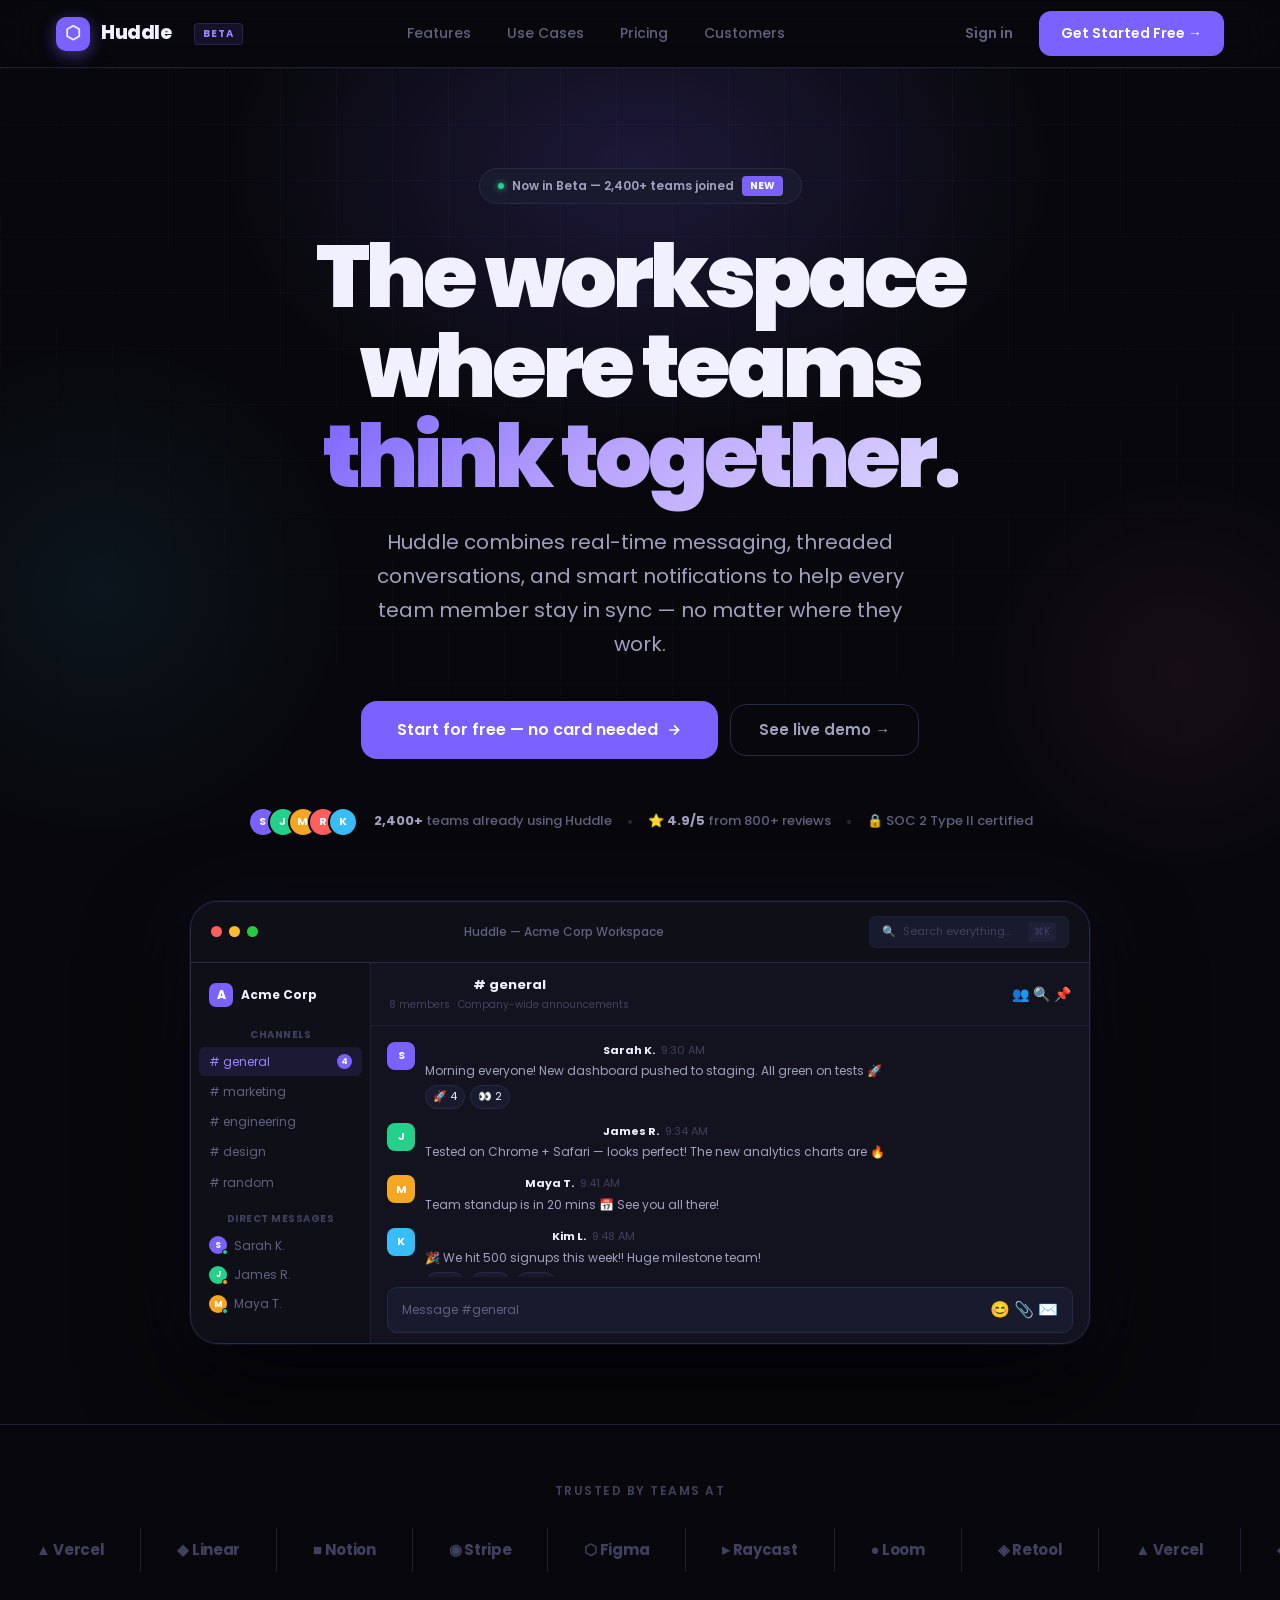
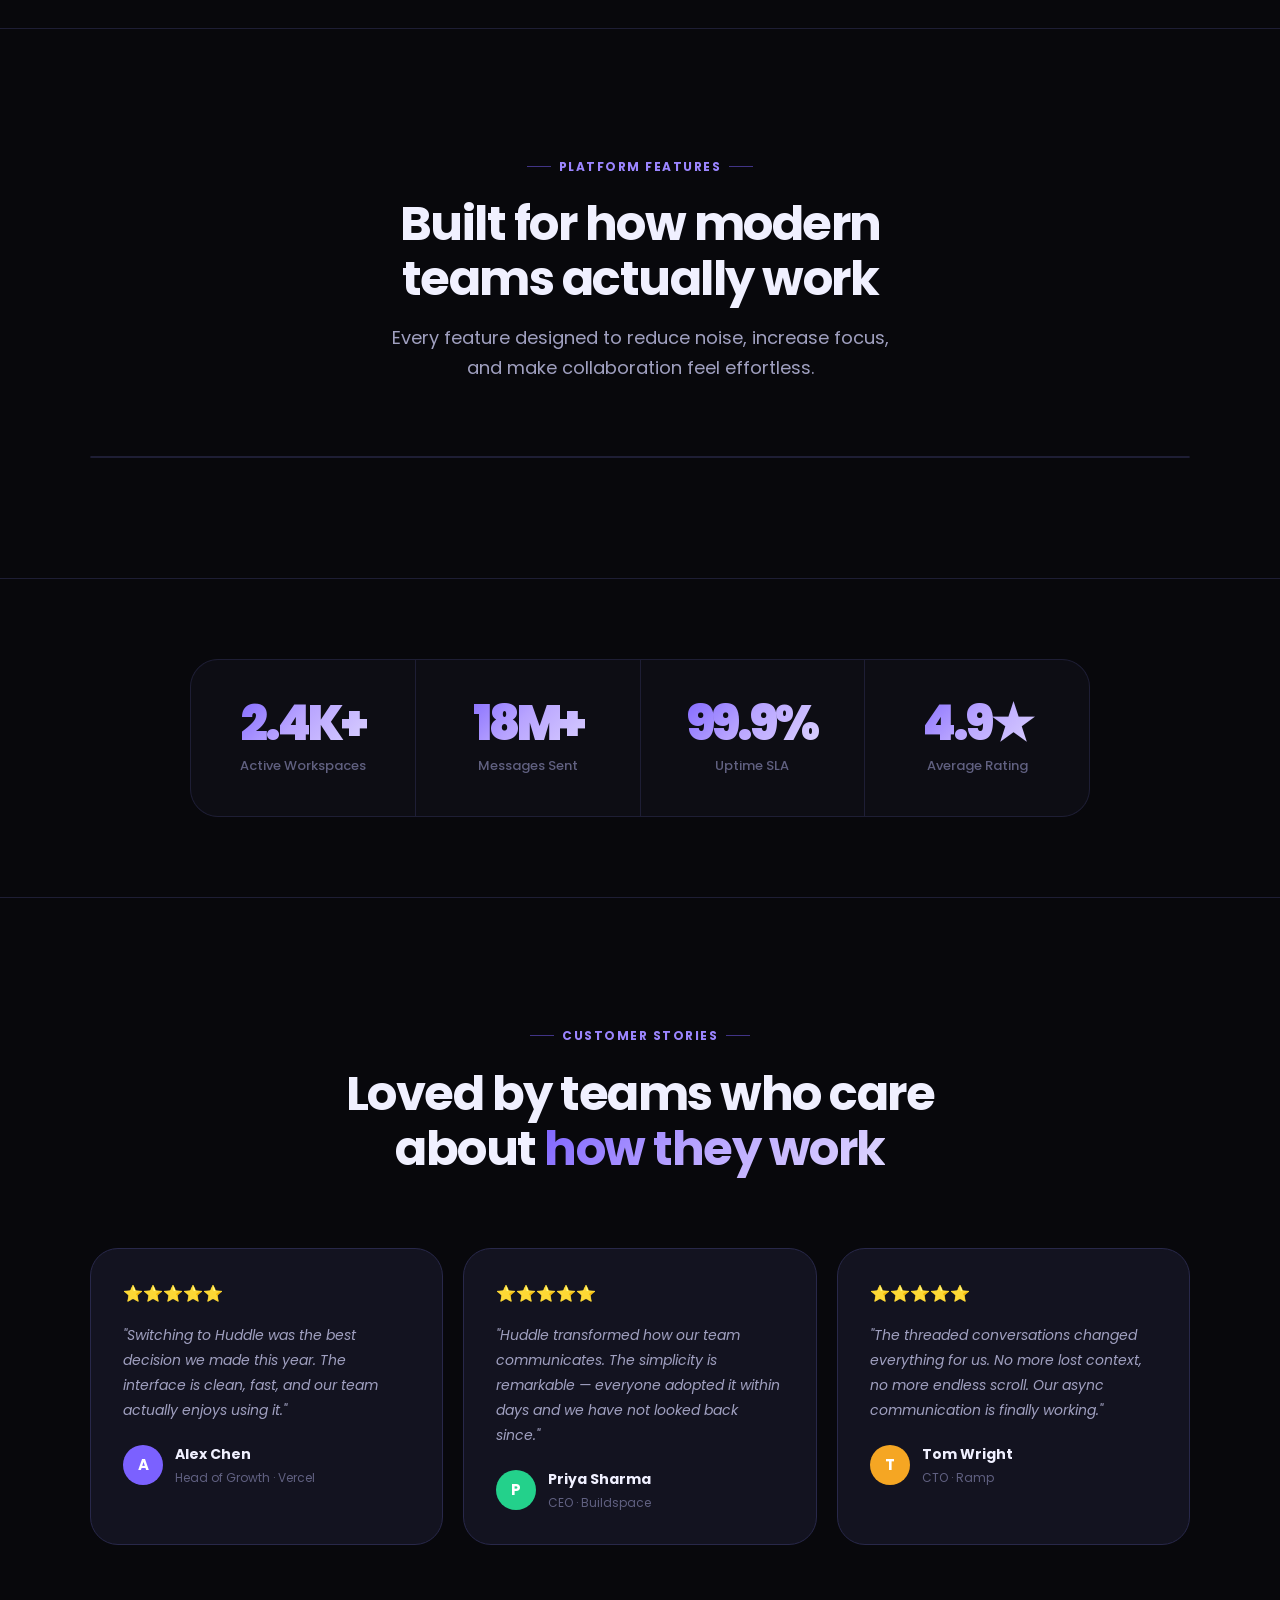
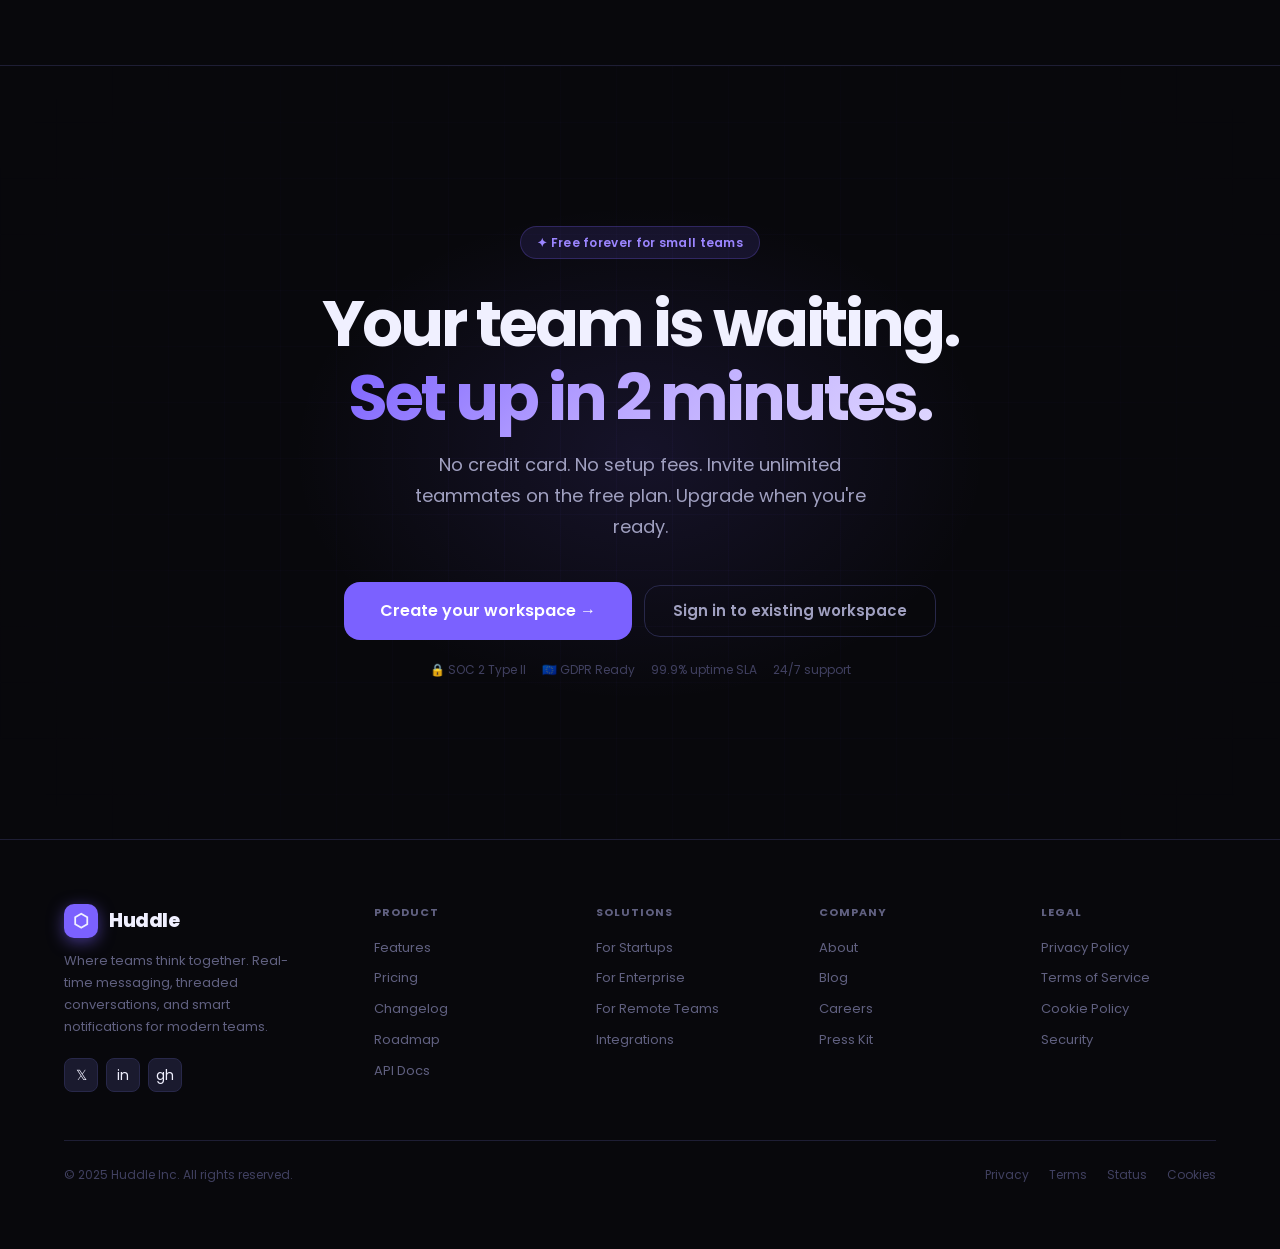
<file: index.html>
<!DOCTYPE html>
<html lang="en">
<head>
  <meta charset="UTF-8"/>
  <meta name="viewport" content="width=device-width, initial-scale=1.0"/>
  <title>Huddle — Where Teams Think Together</title>
  <link rel="stylesheet" href="style.css"/>
  <link rel="stylesheet" href="responsive.css"/>
  <style>
    /* ═══ LANDING PAGE ═══════════════════════════ */

    /* NAVBAR */
    .nav-tag {
      font-size: 10px; font-weight: 700; text-transform: uppercase;
      letter-spacing: 1px; color: var(--primary-2);
      background: var(--primary-dim); border: 1px solid rgba(123,97,255,0.2);
      padding: 2px 8px; border-radius: 4px; margin-left: 12px;
    }

    /* HERO */
    .hero {
      position: relative;
      min-height: 100vh;
      display: flex;
      flex-direction: column;
      align-items: center;
      justify-content: center;
      padding: 100px 48px 80px;
      overflow: hidden;
      text-align: center;
    }
    .hero-grid {
      position: absolute; inset: 0;
      background-image:
        linear-gradient(rgba(123,97,255,0.05) 1px, transparent 1px),
        linear-gradient(90deg, rgba(123,97,255,0.05) 1px, transparent 1px);
      background-size: 56px 56px;
      mask-image: radial-gradient(ellipse 80% 60% at 50% 0%, black 30%, transparent 100%);
    }
    .hero-orb-1 {
      position: absolute; top: -200px; left: 50%;
      transform: translateX(-50%);
      width: 900px; height: 600px;
      background: radial-gradient(ellipse, rgba(123,97,255,0.18) 0%, transparent 65%);
      pointer-events: none;
    }
    .hero-orb-2 {
      position: absolute; top: 20%; left: -150px;
      width: 500px; height: 500px;
      background: radial-gradient(circle, rgba(56,189,248,0.07) 0%, transparent 70%);
      pointer-events: none;
    }
    .hero-orb-3 {
      position: absolute; top: 30%; right: -100px;
      width: 400px; height: 400px;
      background: radial-gradient(circle, rgba(255,95,200,0.06) 0%, transparent 70%);
      pointer-events: none;
    }
    .hero-content { position: relative; z-index: 2; max-width: 860px; }
    .hero-eyebrow {
      display: inline-flex; align-items: center; gap: 8px;
      background: var(--surface-2); border: 1px solid var(--border-2);
      border-radius: var(--r-full); padding: 7px 18px;
      font-size: 12px; font-weight: 600; color: var(--text-2);
      margin-bottom: 28px;
      animation: fadeUp 0.6s ease forwards;
    }
    .hero-eyebrow .dot { width:6px; height:6px; border-radius:50%; background:var(--success); box-shadow:0 0 6px var(--success); }
    .hero-eyebrow .new-tag { background:var(--primary); color:#fff; font-size:10px; padding:2px 8px; border-radius:4px; font-weight:700; }
    .hero h1 {
      font-size: clamp(48px, 7vw, 88px);
      font-weight: 900;
      line-height: 1.02;
      letter-spacing: -4px;
      margin-bottom: 24px;
      animation: fadeUp 0.6s 0.1s ease both;
    }
    .hero-subtitle {
      font-size: clamp(16px, 2vw, 20px);
      color: var(--text-2);
      line-height: 1.7;
      max-width: 560px;
      margin: 0 auto 40px;
      font-weight: 400;
      animation: fadeUp 0.6s 0.2s ease both;
    }
    .hero-actions {
      display: flex; align-items: center; justify-content: center;
      gap: 12px; margin-bottom: 48px; flex-wrap: wrap;
      animation: fadeUp 0.6s 0.3s ease both;
    }
    .hero-social-proof {
      display: flex; align-items: center; justify-content: center;
      gap: 16px; flex-wrap: wrap;
      animation: fadeUp 0.6s 0.4s ease both;
    }
    .avatar-stack {
      display: flex;
      align-items: center;
    }
    .avatar-stack .mini-av {
      width: 30px; height: 30px;
      border-radius: 50%;
      border: 2px solid var(--bg);
      margin-right: -10px;
      font-size: 11px;
      font-weight: 700;
      display: flex; align-items: center; justify-content: center;
      color: #fff;
    }
    .avatar-stack .mini-av:last-child { margin-right: 0; }
    .proof-text { font-size: 13px; color: var(--text-3); font-weight: 500; }
    .proof-text strong { color: var(--text-2); }
    .proof-divider { width: 4px; height: 4px; border-radius: 50%; background: var(--border-2); }

    /* HERO APP WINDOW */
    .hero-window-wrap {
      position: relative;
      z-index: 2;
      margin-top: 64px;
      animation: fadeUp 0.8s 0.5s ease both;
    }
    .hero-window {
      width: 900px;
      max-width: 100%;
      background: var(--surface);
      border: 1px solid var(--border-2);
      border-radius: var(--r-xl);
      overflow: hidden;
      box-shadow:
        0 0 0 1px rgba(123,97,255,0.1),
        0 40px 100px rgba(0,0,0,0.8),
        0 0 80px rgba(123,97,255,0.08);
    }
    .window-bar {
      display: flex; align-items: center; gap: 12px;
      padding: 14px 20px;
      background: var(--sidebar);
      border-bottom: 1px solid var(--border-2);
    }
    .win-dots { display:flex; gap:7px; }
    .win-dot { width:11px; height:11px; border-radius:50%; }
    .win-dot.r { background:#FF5F57; }
    .win-dot.y { background:#FEBC2E; }
    .win-dot.g { background:#28C840; }
    .win-title {
      flex: 1; text-align: center;
      font-size: 12px; color: var(--text-3); font-weight: 500;
    }
    .win-search {
      display: flex; align-items: center; gap: 7px;
      background: var(--surface-2); border: 1px solid var(--border);
      border-radius: 6px; padding: 5px 12px;
      font-size: 11px; color: var(--text-4);
      width: 200px;
    }
    .window-body { display: flex; height: 380px; }

    /* Mini sidebar inside window */
    .win-sidebar {
      width: 180px; flex-shrink: 0;
      background: var(--sidebar);
      border-right: 1px solid var(--border);
      padding: 12px 8px;
    }
    .win-ws-name {
      display: flex; align-items: center; gap: 8px;
      padding: 8px 10px; margin-bottom: 12px;
    }
    .win-ws-logo {
      width: 24px; height: 24px;
      background: var(--primary); border-radius: 7px;
      display: flex; align-items: center; justify-content: center;
      font-size: 12px; font-weight: 800; color: #fff;
    }
    .win-ws-label { font-size: 12px; font-weight: 700; }
    .win-sec-title {
      font-size: 10px; font-weight: 700; text-transform: uppercase;
      letter-spacing: 0.5px; color: var(--text-4);
      padding: 0 10px; margin-bottom: 4px; margin-top: 8px;
    }
    .win-ch {
      display: flex; align-items: center; gap: 7px;
      padding: 5px 10px; border-radius: 6px;
      font-size: 12px; color: var(--text-3);
      cursor: pointer; margin-bottom: 1px;
    }
    .win-ch.active { background: var(--primary-dim); color: var(--primary-2); }
    .win-ch .unread {
      margin-left: auto; background: var(--primary);
      color: #fff; font-size: 9px; font-weight: 700;
      width: 15px; height: 15px; border-radius: 50%;
      display: flex; align-items: center; justify-content: center;
    }
    .win-dm {
      display: flex; align-items: center; gap: 7px;
      padding: 5px 10px; border-radius: 6px;
      font-size: 12px; color: var(--text-3); cursor: pointer;
    }
    .win-dm-av {
      width: 18px; height: 18px; border-radius: 50%;
      font-size: 9px; font-weight: 700; color: #fff;
      display: flex; align-items: center; justify-content: center;
      flex-shrink: 0; position: relative;
    }
    .win-status { width:6px; height:6px; border-radius:50%; border:1.5px solid var(--sidebar); position:absolute; bottom:-1px; right:-1px; }
    .win-status.on { background:var(--success); }
    .win-status.aw { background:var(--warning); }

    /* Mini chat inside window */
    .win-chat { flex:1; display:flex; flex-direction:column; }
    .win-chat-header {
      display: flex; align-items: center; justify-content: space-between;
      padding: 12px 18px; border-bottom: 1px solid var(--border);
    }
    .win-ch-name { font-size: 13px; font-weight: 700; }
    .win-ch-meta { font-size: 10px; color: var(--text-4); margin-top: 1px; }
    .win-msgs {
      flex: 1; overflow: hidden;
      padding: 16px;
      display: flex; flex-direction: column; gap: 14px;
    }
    .win-msg { display: flex; gap: 10px; align-items: flex-start; }
    .win-msg-av {
      width: 28px; height: 28px; border-radius: 8px;
      font-size: 11px; font-weight: 700; color: #fff;
      display: flex; align-items: center; justify-content: center;
      flex-shrink: 0;
    }
    .win-msg-meta { font-size: 11px; margin-bottom: 3px; }
    .win-msg-author { font-weight: 700; }
    .win-msg-time { color: var(--text-4); margin-left: 6px; }
    .win-msg-text { font-size: 12px; color: var(--text-2); line-height: 1.5; }
    .win-msg-reactions { display:flex; gap:5px; margin-top:5px; }
    .win-reaction {
      display: flex; align-items: center; gap: 3px;
      background: var(--surface-2); border: 1px solid var(--border-2);
      border-radius: 999px; padding: 2px 7px; font-size: 11px;
      cursor: pointer;
    }
    .win-typing {
      display: flex; align-items: center; gap: 5px;
      padding: 4px 0;
      font-size: 11px; color: var(--text-3);
    }
    .win-input {
      margin: 10px 16px;
      background: var(--surface-2); border: 1px solid var(--border-2);
      border-radius: 10px; padding: 9px 14px;
      font-size: 12px; color: var(--text-3);
      display: flex; align-items: center; justify-content: space-between;
    }

    /* Floating badges on window */
    .win-badge {
      position: absolute;
      display: flex; align-items: center; gap: 10px;
      background: var(--surface-2);
      border: 1px solid var(--border-2);
      border-radius: var(--r-md);
      padding: 12px 16px;
      box-shadow: var(--shadow-lg);
      white-space: nowrap;
      animation: float 4s ease-in-out infinite;
    }
    .win-badge-1 { left: -60px; bottom: 60px; animation-delay: 0s; }
    .win-badge-2 { right: -50px; top: 80px; animation-delay: 1.8s; }
    .win-badge-3 { right: -70px; bottom: 40px; animation-delay: 0.9s; }
    .win-badge-icon {
      width: 34px; height: 34px; border-radius: var(--r-sm);
      display: flex; align-items: center; justify-content: center;
      font-size: 16px; flex-shrink: 0;
    }
    .win-badge-title { font-size: 12px; font-weight: 700; margin-bottom: 2px; }
    .win-badge-sub { font-size: 11px; color: var(--text-3); }

    /* LOGOS MARQUEE */
    .logos-section {
      padding: 56px 0;
      border-top: 1px solid var(--border);
      border-bottom: 1px solid var(--border);
      overflow: hidden;
    }
    .logos-label {
      text-align: center;
      font-size: 12px; font-weight: 600;
      text-transform: uppercase; letter-spacing: 1.5px;
      color: var(--text-4);
      margin-bottom: 28px;
    }
    .logos-track {
      display: flex;
      gap: 0;
      animation: marquee 30s linear infinite;
      width: max-content;
    }
    @keyframes marquee {
      from { transform: translateX(0); }
      to   { transform: translateX(-50%); }
    }
    .logo-item {
      display: flex; align-items: center; gap: 8px;
      padding: 10px 36px;
      border-right: 1px solid var(--border);
      font-size: 15px; font-weight: 700; color: var(--text-4);
      letter-spacing: -0.3px; white-space: nowrap;
      transition: color 0.2s;
    }
    .logo-item:hover { color: var(--text-2); }

    /* FEATURES */
    .features-section { padding: 120px 64px; }
    .features-grid {
      display: grid;
      grid-template-columns: 1fr 1fr 1fr;
      gap: 1px;
      background: var(--border);
      border: 1px solid var(--border);
      border-radius: var(--r-xl);
      overflow: hidden;
      max-width: 1100px;
      margin: 0 auto;
    }
    .feature-cell {
      background: var(--bg-2);
      padding: 40px 36px;
      transition: var(--t);
      position: relative;
      overflow: hidden;
    }
    .feature-cell::before {
      content: '';
      position: absolute;
      top: 0; left: 0; right: 0;
      height: 2px;
      background: linear-gradient(90deg, transparent, var(--primary), transparent);
      transform: scaleX(0);
      transition: transform 0.4s ease;
    }
    .feature-cell:hover::before { transform: scaleX(1); }
    .feature-cell:hover { background: var(--surface); }
    .feature-cell.span-2 { grid-column: span 2; }
    .feat-icon-wrap {
      width: 48px; height: 48px;
      border-radius: var(--r-sm);
      display: flex; align-items: center; justify-content: center;
      font-size: 22px;
      margin-bottom: 20px;
      border: 1px solid var(--border-2);
      background: var(--surface-2);
    }
    .feature-cell h4 { font-size: 17px; font-weight: 700; margin-bottom: 10px; letter-spacing: -0.3px; }
    .feature-cell p { font-size: 13px; color: var(--text-2); line-height: 1.75; }
    .feat-tag {
      display: inline-block; margin-top: 16px;
      font-size: 10px; font-weight: 700;
      color: var(--primary-2); background: var(--primary-dim);
      border: 1px solid rgba(123,97,255,0.2);
      padding: 3px 10px; border-radius: 4px;
      text-transform: uppercase; letter-spacing: 0.5px;
    }
    .feat-visual {
      margin-top: 24px;
      background: var(--surface-2);
      border: 1px solid var(--border-2);
      border-radius: var(--r);
      padding: 14px;
    }

    /* THREAD VISUAL */
    .thread-vis-item {
      display: flex; gap: 8px; align-items: flex-start;
      padding: 8px 10px; border-radius: var(--r-sm);
      margin-bottom: 4px; background: var(--surface); border: 1px solid var(--border);
    }
    .thread-vis-item.indent { margin-left: 20px; background: var(--bg); }
    .tv-av { width:24px; height:24px; border-radius:6px; flex-shrink:0; display:flex; align-items:center; justify-content:center; font-size:10px; font-weight:700; color:#fff; }
    .tv-name { font-size:11px; font-weight:700; margin-bottom:2px; }
    .tv-text { font-size:11px; color:var(--text-2); }

    

    /* USE CASES */
    .usecases-section {
      padding: 120px 64px;
      background: linear-gradient(180deg, transparent 0%, rgba(123,97,255,0.03) 40%, transparent 100%);
    }
    .uc-grid { display: grid; grid-template-columns: 1fr 1fr 1fr; gap: 20px; max-width: 1100px; margin: 0 auto; }
    .uc-card {
      background: var(--surface);
      border: 1px solid var(--border-2);
      border-radius: var(--r-xl);
      padding: 36px 32px;
      position: relative;
      overflow: hidden;
      transition: var(--t-slow);
    }
    .uc-card::after {
      content: '';
      position: absolute;
      inset: 0;
      background: radial-gradient(ellipse at 50% 0%, rgba(123,97,255,0.06) 0%, transparent 70%);
      opacity: 0;
      transition: opacity 0.4s;
    }
    .uc-card:hover { border-color: rgba(123,97,255,0.35); transform: translateY(-4px); box-shadow: 0 20px 60px rgba(0,0,0,0.4), 0 0 40px rgba(123,97,255,0.08); }
    .uc-card:hover::after { opacity: 1; }
    .uc-num {
      position: absolute; top: 24px; right: 24px;
      font-size: 64px; font-weight: 900;
      color: var(--border-2); line-height: 1;
      letter-spacing: -4px; font-family: var(--font);
    }
    .uc-icon-wrap {
      width: 52px; height: 52px;
      border-radius: var(--r-sm);
      background: var(--surface-2);
      border: 1px solid var(--border-2);
      display: flex; align-items: center; justify-content: center;
      font-size: 24px;
      margin-bottom: 20px;
    }
    .uc-card h3 { font-size: 19px; font-weight: 700; margin-bottom: 12px; letter-spacing: -0.4px; }
    .uc-card p { font-size: 13px; color: var(--text-2); line-height: 1.8; margin-bottom: 20px; }
    .uc-event-tag {
      display: inline-flex; align-items: center; gap: 6px;
      font-size: 11px; color: var(--text-3);
      background: var(--bg); border: 1px solid var(--border);
      border-radius: 6px; padding: 5px 10px;
    }
    .uc-event-name {
      font-weight: 700; color: var(--primary-2); font-family: var(--font);
    }
    .uc-points { margin-top: 16px; display: flex; flex-direction: column; gap: 6px; }
    .uc-point {
      display: flex; align-items: center; gap: 8px;
      font-size: 12px; color: var(--text-2);
    }
    .uc-point::before {
      content: ''; width: 5px; height: 5px;
      border-radius: 50%; background: var(--primary);
      flex-shrink: 0;
    }

    /* STATS ROW */
    .stats-section {
      padding: 80px 64px;
      border-top: 1px solid var(--border);
      border-bottom: 1px solid var(--border);
    }
    .stats-grid { display:grid; grid-template-columns:repeat(4,1fr); gap:1px; background:var(--border); border:1px solid var(--border); border-radius:var(--r-xl); overflow:hidden; max-width:900px; margin:0 auto; }
    .stat-block {
      background: var(--bg-2);
      padding: 40px 32px;
      text-align: center;
    }
    .stat-num { font-size: 48px; font-weight: 900; letter-spacing: -3px; line-height: 1; margin-bottom: 8px; }
    .stat-label { font-size: 13px; color: var(--text-3); font-weight: 500; }

    /* TESTIMONIALS */
    .testimonials-section { padding: 120px 64px; }
    .testimonials-grid { display: grid; grid-template-columns: 1fr 1fr 1fr; gap: 20px; max-width: 1100px; margin: 0 auto; }
    .testimonial-card {
      background: var(--surface);
      border: 1px solid var(--border-2);
      border-radius: var(--r-xl);
      padding: 32px;
      transition: var(--t);
    }
    .testimonial-card:hover { border-color: var(--border-3); transform: translateY(-2px); }
    .stars { display: flex; gap: 3px; margin-bottom: 16px; }
    .star { font-size: 14px; }
    .quote { font-size: 14px; color: var(--text-2); line-height: 1.8; margin-bottom: 20px; font-style: italic; }
    .reviewer { display: flex; align-items: center; gap: 12px; }
    .reviewer-av { width:40px; height:40px; border-radius:50%; flex-shrink:0; display:flex; align-items:center; justify-content:center; font-size:15px; font-weight:700; color:#fff; }
    .reviewer-name { font-size: 14px; font-weight: 700; }
    .reviewer-role { font-size: 12px; color: var(--text-3); margin-top: 2px; }

    /* CTA SECTION */
    .cta-section {
      position: relative;
      padding: 160px 64px;
      text-align: center;
      overflow: hidden;
      border-top: 1px solid var(--border);
    }
    .cta-orb {
      position: absolute; top: 50%; left: 50%;
      transform: translate(-50%, -50%);
      width: 700px; height: 500px;
      background: radial-gradient(ellipse, rgba(123,97,255,0.12) 0%, transparent 70%);
      pointer-events: none;
    }
    .cta-grid {
      position: absolute; inset: 0;
      background-image: linear-gradient(rgba(123,97,255,0.04) 1px, transparent 1px),
        linear-gradient(90deg, rgba(123,97,255,0.04) 1px, transparent 1px);
      background-size: 56px 56px;
      mask-image: radial-gradient(ellipse 60% 80% at 50% 50%, black 0%, transparent 100%);
    }
    .cta-content { position:relative; z-index:2; }
    .cta-content h2 { font-size: clamp(36px,6vw,64px); letter-spacing:-3px; margin-bottom:16px; }
    .cta-content p { font-size: 18px; color: var(--text-2); max-width: 480px; margin: 0 auto 40px; line-height: 1.7; }
    .cta-actions { display:flex; align-items:center; justify-content:center; gap:12px; flex-wrap:wrap; }
    .cta-guarantee { font-size: 12px; color: var(--text-4); margin-top: 20px; display: flex; align-items: center; justify-content: center; gap: 16px; }
    .cta-guarantee span { display:flex; align-items:center; gap:5px; }

    /* FOOTER */
    .footer {
      padding: 64px;
      border-top: 1px solid var(--border);
    }
    .footer-top {
      display: grid;
      grid-template-columns: 1.5fr 1fr 1fr 1fr 1fr;
      gap: 48px;
      margin-bottom: 48px;
    }
    .footer-brand p { font-size:13px; color:var(--text-3); margin-top:12px; line-height:1.7; max-width:240px; }
    .footer-social { display:flex; gap:8px; margin-top:20px; }
    .social-btn {
      width:34px; height:34px; border-radius:8px;
      background:var(--surface-2); border:1px solid var(--border-2);
      display:flex; align-items:center; justify-content:center;
      font-size:14px; transition:var(--t); cursor:pointer;
    }
    .social-btn:hover { border-color:var(--primary); background:var(--primary-dim); }
    .footer-col-title { font-size:11px; font-weight:700; text-transform:uppercase; letter-spacing:1px; color:var(--text-3); margin-bottom:16px; }
    .footer-col-links { display:flex; flex-direction:column; gap:10px; }
    .footer-link { font-size:13px; color:var(--text-3); transition:color 0.15s; }
    .footer-link:hover { color:var(--text); }
    .footer-bottom {
      display:flex; align-items:center; justify-content:space-between;
      padding-top:24px; border-top:1px solid var(--border);
      font-size:12px; color:var(--text-4);
    }
    .footer-bottom-links { display:flex; gap:20px; }
    .footer-bottom-links a { color:var(--text-4); transition:color 0.15s; }
    .footer-bottom-links a:hover { color:var(--text-3); }
  </style>
</head>
<body>

  <!-- NAVBAR -->
  <nav class="navbar">
    <a href="index.html" class="nav-brand">
      <div class="nav-logo">⬡</div>
      Huddle
      <span class="nav-tag">Beta</span>
    </a>
    <div class="nav-links">
      <a href="#features" class="nav-link">Features</a>
      <a href="#usecases" class="nav-link">Use Cases</a>
      <a href="#pricing" class="nav-link">Pricing</a>
      <a href="#testimonials" class="nav-link">Customers</a>
      
    </div>
    <div class="nav-actions">
      <a href="login.html" class="btn btn-ghost">Sign in</a>
      <a href="signup.html" class="btn btn-primary">Get Started Free →</a>
    </div>
  </nav>

  <!-- HERO -->
  <section class="hero">
    <div class="hero-grid"></div>
    <div class="hero-orb-1"></div>
    <div class="hero-orb-2"></div>
    <div class="hero-orb-3"></div>

    <div class="hero-content">
      <div class="hero-eyebrow">
        <span class="dot"></span>
        <span>Now in Beta — 2,400+ teams joined</span>
        <span class="new-tag">NEW</span>
      </div>
      <h1>
        The workspace<br/>
        where teams<br/>
        <span class="gradient-text">think together.</span>
      </h1>
      <p class="hero-subtitle">
        Huddle combines real-time messaging, threaded conversations, and smart notifications to help every team member stay in sync — no matter where they work.
      </p>
      <div class="hero-actions">
        <a href="signup.html" class="btn btn-primary btn-xl">
          Start for free — no card needed
          <svg width="16" height="16" viewBox="0 0 24 24" fill="none" stroke="currentColor" stroke-width="2.5"><path d="M5 12h14M12 5l7 7-7 7"/></svg>
        </a>
        <a href="app.html" class="btn btn-outline btn-lg">See live demo →</a>
      </div>
      <div class="hero-social-proof">
        <div class="avatar-stack">
          <div class="mini-av" style="background:#7B61FF">S</div>
          <div class="mini-av" style="background:#23D18B">J</div>
          <div class="mini-av" style="background:#F5A623">M</div>
          <div class="mini-av" style="background:#FF5F5F">R</div>
          <div class="mini-av" style="background:#38BDF8">K</div>
        </div>
        <span class="proof-text"><strong>2,400+</strong> teams already using Huddle</span>
        <div class="proof-divider"></div>
        <span class="proof-text">⭐ <strong>4.9/5</strong> from 800+ reviews</span>
        <div class="proof-divider"></div>
        <span class="proof-text">🔒 SOC 2 Type II certified</span>
      </div>
    </div>

    <!-- APP WINDOW MOCKUP -->
    <div class="hero-window-wrap" style="position:relative;">
      <div class="hero-window">
        <div class="window-bar">
          <div class="win-dots">
            <div class="win-dot r"></div>
            <div class="win-dot y"></div>
            <div class="win-dot g"></div>
          </div>
          <div class="win-title">Huddle — Acme Corp Workspace</div>
          <div class="win-search">
            <span>🔍</span>
            <span>Search everything...</span>
            <span style="margin-left:auto;font-size:10px;background:var(--surface-3);padding:1px 5px;border-radius:3px;border:1px solid var(--border)">⌘K</span>
          </div>
        </div>
        <div class="window-body">
          <div class="win-sidebar">
            <div class="win-ws-name">
              <div class="win-ws-logo">A</div>
              <span class="win-ws-label">Acme Corp</span>
            </div>
            <div class="win-sec-title">Channels</div>
            <div class="win-ch active"># general <span class="unread">4</span></div>
            <div class="win-ch"># marketing</div>
            <div class="win-ch"># engineering</div>
            <div class="win-ch"># design</div>
            <div class="win-ch"># random</div>
            <div class="win-sec-title" style="margin-top:14px">Direct Messages</div>
            <div class="win-dm">
              <div class="win-dm-av" style="background:#7B61FF">S<div class="win-status on"></div></div>
              Sarah K.
            </div>
            <div class="win-dm">
              <div class="win-dm-av" style="background:#23D18B">J<div class="win-status aw"></div></div>
              James R.
            </div>
            <div class="win-dm">
              <div class="win-dm-av" style="background:#F5A623">M<div class="win-status on"></div></div>
              Maya T.
            </div>
          </div>
          <div class="win-chat">
            <div class="win-chat-header">
              <div>
                <div class="win-ch-name"># general</div>
                <div class="win-ch-meta">8 members · Company-wide announcements</div>
              </div>
              <div style="display:flex;gap:8px;font-size:14px;color:var(--text-4)">👥 🔍 📌</div>
            </div>
            <div class="win-msgs">
              <div class="win-msg">
                <div class="win-msg-av" style="background:#7B61FF">S</div>
                <div>
                  <div class="win-msg-meta"><span class="win-msg-author">Sarah K.</span><span class="win-msg-time">9:30 AM</span></div>
                  <div class="win-msg-text">Morning everyone! New dashboard pushed to staging. All green on tests 🚀</div>
                  <div class="win-msg-reactions"><div class="win-reaction">🚀 4</div><div class="win-reaction">👀 2</div></div>
                </div>
              </div>
              <div class="win-msg">
                <div class="win-msg-av" style="background:#23D18B">J</div>
                <div>
                  <div class="win-msg-meta"><span class="win-msg-author">James R.</span><span class="win-msg-time">9:34 AM</span></div>
                  <div class="win-msg-text">Tested on Chrome + Safari — looks perfect! The new analytics charts are 🔥</div>
                </div>
              </div>
              <div class="win-msg">
                <div class="win-msg-av" style="background:#F5A623">M</div>
                <div>
                  <div class="win-msg-meta"><span class="win-msg-author">Maya T.</span><span class="win-msg-time">9:41 AM</span></div>
                  <div class="win-msg-text">Team standup is in 20 mins 📅 See you all there!</div>
                </div>
              </div>
              <div class="win-msg">
                <div class="win-msg-av" style="background:#38BDF8">K</div>
                <div>
                  <div class="win-msg-meta"><span class="win-msg-author">Kim L.</span><span class="win-msg-time">9:48 AM</span></div>
                  <div class="win-msg-text">🎉 We hit 500 signups this week!! Huge milestone team!</div>
                  <div class="win-msg-reactions"><div class="win-reaction">🎉 8</div><div class="win-reaction">🔥 6</div><div class="win-reaction">💪 4</div></div>
                </div>
              </div>
              <div class="win-typing">
                <div class="typing-dots">
                  <div class="typing-dot"></div>
                  <div class="typing-dot"></div>
                  <div class="typing-dot"></div>
                </div>
                <span style="margin-left:5px">Sarah is typing...</span>
              </div>
            </div>
            <div class="win-input">
              <span>Message #general</span>
              <span style="font-size:16px;color:var(--text-4)">😊 📎 ✉️</span>
            </div>
          </div>
        </div>
      </div>

      </div>
  </div>
  </section>

  <!-- LOGOS -->
  <section class="logos-section">
    <p class="logos-label">Trusted by teams at</p>
    <div style="overflow:hidden">
      <div class="logos-track">
        <div class="logo-item">▲ Vercel</div>
        <div class="logo-item">◆ Linear</div>
        <div class="logo-item">■ Notion</div>
        <div class="logo-item">◉ Stripe</div>
        <div class="logo-item">⬡ Figma</div>
        <div class="logo-item">▸ Raycast</div>
        <div class="logo-item">● Loom</div>
        <div class="logo-item">◈ Retool</div>
        <div class="logo-item">▲ Vercel</div>
        <div class="logo-item">◆ Linear</div>
        <div class="logo-item">■ Notion</div>
        <div class="logo-item">◉ Stripe</div>
        <div class="logo-item">⬡ Figma</div>
        <div class="logo-item">▸ Raycast</div>
        <div class="logo-item">● Loom</div>
        <div class="logo-item">◈ Retool</div>
      </div>
    </div>
  </section>

  <!-- FEATURES -->
  <section class="features-section" id="features">
    <div class="section-header">
      <div class="eyebrow">Platform Features</div>
      <h2>Built for how modern<br/>teams actually work</h2>
      <p>Every feature designed to reduce noise, increase focus, and make collaboration feel effortless.</p>
    </div>
    <div class="features-grid">
      
      </div>
    </div>
  </section>

  <!-- STATS -->
  <section class="stats-section">
    <div class="stats-grid">
      <div class="stat-block">
        <div class="stat-num gradient-text">2.4K+</div>
        <div class="stat-label">Active Workspaces</div>
      </div>
      <div class="stat-block">
        <div class="stat-num gradient-text">18M+</div>
        <div class="stat-label">Messages Sent</div>
      </div>
      <div class="stat-block">
        <div class="stat-num gradient-text">99.9%</div>
        <div class="stat-label">Uptime SLA</div>
      </div>
      <div class="stat-block">
        <div class="stat-num gradient-text">4.9★</div>
        <div class="stat-label">Average Rating</div>
      </div>
    </div>
  </section>

  

  <!-- TESTIMONIALS -->
  <section class="testimonials-section" id="testimonials">
    <div class="section-header">
      <div class="eyebrow">Customer Stories</div>
      <h2>Loved by teams who care<br/>about <span class="gradient-text">how they work</span></h2>
    </div>
    <div class="testimonials-grid">
      <div class="testimonial-card">
        <div class="stars">⭐⭐⭐⭐⭐</div>
        <div class="quote">"Switching to Huddle was the best decision we made this year. The interface is clean, fast, and our team actually enjoys using it."</div>
        <div class="reviewer">
          <div class="reviewer-av" style="background:#7B61FF">A</div>
          <div>
            <div class="reviewer-name">Alex Chen</div>
            <div class="reviewer-role">Head of Growth · Vercel</div>
          </div>
        </div>
      </div>
      <div class="testimonial-card">
        <div class="stars">⭐⭐⭐⭐⭐</div>
        <div class="quote">"Huddle transformed how our team communicates. The simplicity is remarkable — everyone adopted it within days and we have not looked back since."</div>
        <div class="reviewer">
          <div class="reviewer-av" style="background:#23D18B">P</div>
          <div>
            <div class="reviewer-name">Priya Sharma</div>
            <div class="reviewer-role">CEO · Buildspace</div>
          </div>
        </div>
      </div>
      <div class="testimonial-card">
        <div class="stars">⭐⭐⭐⭐⭐</div>
        <div class="quote">"The threaded conversations changed everything for us. No more lost context, no more endless scroll. Our async communication is finally working."</div>
        <div class="reviewer">
          <div class="reviewer-av" style="background:#F5A623">T</div>
          <div>
            <div class="reviewer-name">Tom Wright</div>
            <div class="reviewer-role">CTO · Ramp</div>
          </div>
        </div>
      </div>
    </div>
  </section>

  <!-- CTA -->
  <section class="cta-section">
    <div class="cta-orb"></div>
    <div class="cta-grid"></div>
    <div class="cta-content">
      <div class="badge badge-primary badge-lg" style="margin:0 auto 28px;display:inline-flex">✦ Free forever for small teams</div>
      <h2>Your team is waiting.<br/><span class="gradient-text">Set up in 2 minutes.</span></h2>
      <p>No credit card. No setup fees. Invite unlimited teammates on the free plan. Upgrade when you're ready.</p>
      <div class="cta-actions">
        <a href="signup.html" class="btn btn-primary btn-xl">
          Create your workspace →
        </a>
        <a href="login.html" class="btn btn-outline btn-lg">Sign in to existing workspace</a>
      </div>
      <div class="cta-guarantee">
        <span>🔒 SOC 2 Type II</span>
        <span>🇪🇺 GDPR Ready</span>
        <span>99.9% uptime SLA</span>
        <span>24/7 support</span>
      </div>
    </div>
  </section>

  <!-- FOOTER -->
  <footer class="footer">
    <div class="footer-top">
      <div class="footer-brand">
        <div class="nav-brand" style="margin-bottom:0">
          <div class="nav-logo">⬡</div>
          Huddle
        </div>
        <p>Where teams think together. Real-time messaging, threaded conversations, and smart notifications for modern teams.</p>
        <div class="footer-social">
          <div class="social-btn">𝕏</div>
          <div class="social-btn">in</div>
          <div class="social-btn">gh</div>
        </div>
      </div>
      <div>
        <div class="footer-col-title">Product</div>
        <div class="footer-col-links">
          <a href="#" class="footer-link">Features</a>
          <a href="#" class="footer-link">Pricing</a>
          <a href="#" class="footer-link">Changelog</a>
          <a href="#" class="footer-link">Roadmap</a>
          <a href="#" class="footer-link">API Docs</a>
        </div>
      </div>
      <div>
        <div class="footer-col-title">Solutions</div>
        <div class="footer-col-links">
          <a href="#" class="footer-link">For Startups</a>
          <a href="#" class="footer-link">For Enterprise</a>
          <a href="#" class="footer-link">For Remote Teams</a>
          <a href="#" class="footer-link">Integrations</a>
        </div>
      </div>
      <div>
        <div class="footer-col-title">Company</div>
        <div class="footer-col-links">
          <a href="#" class="footer-link">About</a>
          <a href="#" class="footer-link">Blog</a>
          <a href="#" class="footer-link">Careers</a>
          <a href="#" class="footer-link">Press Kit</a>
        </div>
      </div>
      <div>
        <div class="footer-col-title">Legal</div>
        <div class="footer-col-links">
          <a href="#" class="footer-link">Privacy Policy</a>
          <a href="#" class="footer-link">Terms of Service</a>
          <a href="#" class="footer-link">Cookie Policy</a>
          <a href="#" class="footer-link">Security</a>
        </div>
      </div>
    </div>
    <div class="footer-bottom">
      <span>© 2025 Huddle Inc. All rights reserved.</span>
      <div class="footer-bottom-links">
        <a href="#">Privacy</a>
        <a href="#">Terms</a>
        <a href="#">Status</a>
        <a href="#">Cookies</a>
      </div>
    </div>
  </footer>

  <div id="toast-container" class="toast-container"></div>

  <script>
    !function(){var i="analytics",analytics=window[i]=window[i]||[];if(!analytics.initialize)if(analytics.invoked)window.console&&console.error&&console.error("Segment snippet included twice.");else{analytics.invoked=!0;analytics.methods=["trackSubmit","trackClick","trackLink","trackForm","pageview","identify","reset","group","track","ready","alias","debug","page","once","off","on","addSourceMiddleware","addIntegrationMiddleware","setAnonymousId","addDestinationMiddleware","register"];analytics.factory=function(e){return function(){if(window[i].initialized)return window[i][e].apply(window[i],arguments);var n=Array.prototype.slice.call(arguments);if(["track","screen","alias","group","page","identify"].indexOf(e)>-1){var c=document.querySelector("link[rel='canonical']");n.push({__t:"bpc",c:c&&c.getAttribute("href")||void 0,p:location.pathname,u:location.href,s:location.search,t:document.title,r:document.referrer})}n.unshift(e);analytics.push(n);return analytics}};for(var n=0;n<analytics.methods.length;n++){var key=analytics.methods[n];analytics[key]=analytics.factory(key)}analytics.load=function(key,n){var t=document.createElement("script");t.type="text/javascript";t.async=!0;t.setAttribute("data-global-segment-analytics-key",i);t.src="https://cdn.segment.com/analytics.js/v1/"+key+"/analytics.min.js";var r=document.getElementsByTagName("script")[0];r.parentNode.insertBefore(t,r);analytics._loadOptions=n};analytics._writeKey="0FJsrei6MJmx1puHq61YzlCYdOBeoA0d";analytics._cdn="https://cdn.segment.com";analytics.SNIPPET_VERSION="5.2.0";
    analytics.load("0FJsrei6MJmx1puHq61YzlCYdOBeoA0d");
    analytics.page();
    }}();
  </script>
  <script src="segment.js"></script>
  <script>
    window.addEventListener('huddle:event', e => addSegEvent(e.detail));
    HuddleAnalytics.init();
    HuddleAnalytics.page('Landing Page');

    // CTA click tracking
    document.querySelectorAll('a[href="signup.html"]').forEach(el => {
      el.addEventListener('click', () => HuddleAnalytics._track('CTA Clicked', { cta: 'get_started', page: 'landing' }));
    });

    // Scroll animations
    const observer = new IntersectionObserver((entries) => {
      entries.forEach(e => { if (e.isIntersecting) { e.target.style.opacity = '1'; e.target.style.transform = 'translateY(0)'; } });
    }, { threshold: 0.1 });
    document.querySelectorAll('.uc-card, .feature-cell, .testimonial-card, .stat-block').forEach(el => {
      el.style.opacity = '0';
      el.style.transform = 'translateY(24px)';
      el.style.transition = 'opacity 0.5s ease, transform 0.5s ease';
      observer.observe(el);
    });
  </script>
</body>
</html>
</file>
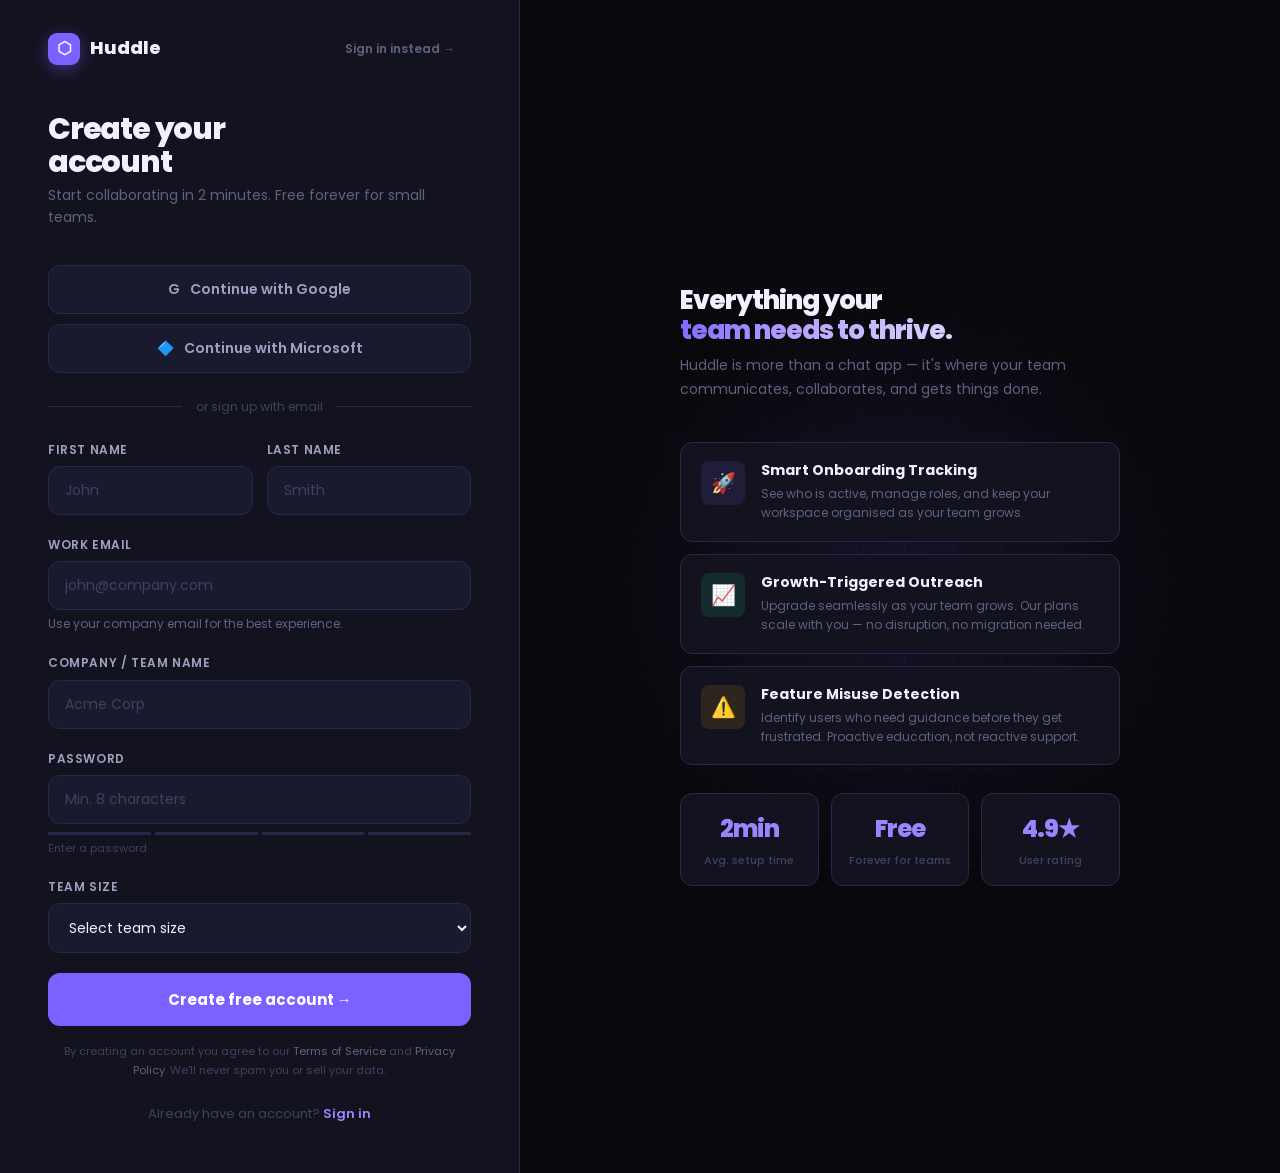
<file: admin.html>
<!DOCTYPE html>
<html lang="en">
<head>
  <meta charset="UTF-8"/>
  <meta name="viewport" content="width=device-width, initial-scale=1.0"/>
  <title>Admin — Huddle</title>
  <link rel="stylesheet" href="style.css"/>
  <link rel="stylesheet" href="responsive.css"/>
  <style>
    body { min-height:100vh; background:var(--bg); font-family:'Poppins',sans-serif; }

    .admin-topbar { height:60px; background:var(--surface); border-bottom:1px solid var(--border-2); display:flex; align-items:center; justify-content:space-between; padding:0 32px; position:sticky; top:0; z-index:100; }
    .admin-topbar-left { display:flex; align-items:center; gap:16px; }
    .admin-brand { display:flex; align-items:center; gap:9px; font-size:17px; font-weight:800; text-decoration:none; color:var(--text); }
    .admin-brand-logo { width:30px; height:30px; background:var(--primary); border-radius:8px; display:flex; align-items:center; justify-content:center; font-size:14px; font-weight:800; color:#fff; box-shadow:0 3px 12px rgba(123,97,255,0.4); }
    .topbar-sep { color:var(--border-2); font-size:20px; }
    .topbar-page-title { font-size:14px; font-weight:600; color:var(--text-3); }
    .admin-topbar-right { display:flex; align-items:center; gap:10px; }
    .ws-chip { display:flex; align-items:center; gap:7px; background:var(--surface-2); border:1px solid var(--border-2); border-radius:8px; padding:6px 12px; font-size:12px; font-weight:600; color:var(--text-2); }
    .ws-dot { width:7px; height:7px; border-radius:50%; background:var(--success); box-shadow:0 0 5px var(--success); }

    .admin-body { padding:32px 36px; max-width:1200px; margin:0 auto; }

    .page-header { margin-bottom:28px; }
    .page-header h1 { font-size:24px; font-weight:800; letter-spacing:-0.8px; margin-bottom:4px; }
    .page-header p { font-size:13px; color:var(--text-3); }

    /* Stat row */
    .stat-row { display:grid; grid-template-columns:repeat(4,1fr); gap:14px; margin-bottom:28px; }
    .stat-card { background:var(--surface); border:1px solid var(--border-2); border-radius:14px; padding:20px 22px; }
    .stat-label { font-size:10px; font-weight:700; text-transform:uppercase; letter-spacing:0.7px; color:var(--text-4); margin-bottom:10px; }
    .stat-value { font-size:30px; font-weight:900; letter-spacing:-1.5px; line-height:1; margin-bottom:4px; }
    .stat-sub { font-size:11px; color:var(--text-4); }

    /* Two col */
    .two-col { display:grid; grid-template-columns:1fr 1fr; gap:18px; margin-bottom:24px; }
    .three-col { display:grid; grid-template-columns:1fr 1fr 1fr; gap:18px; margin-bottom:24px; }
    .panel { background:var(--surface); border:1px solid var(--border-2); border-radius:14px; padding:22px; }
    .panel-title { font-size:14px; font-weight:700; margin-bottom:3px; }
    .panel-sub { font-size:12px; color:var(--text-3); margin-bottom:16px; line-height:1.5; }

    /* Members */
    .member-row { display:flex; align-items:center; gap:10px; padding:9px 10px; border-radius:9px; transition:var(--t); margin-bottom:3px; }
    .member-row:hover { background:var(--surface-2); }
    .member-av { width:32px; height:32px; border-radius:9px; display:flex; align-items:center; justify-content:center; font-size:12px; font-weight:700; color:#fff; flex-shrink:0; }
    .member-info { flex:1; min-width:0; }
    .member-name { font-size:13px; font-weight:600; }
    .member-role { font-size:11px; color:var(--text-4); }
    .member-badge { font-size:10px; font-weight:700; padding:2px 8px; border-radius:999px; white-space:nowrap; }
    .member-badge.admin { background:var(--primary-dim); color:var(--primary-2); border:1px solid rgba(123,97,255,0.2); }
    .member-badge.member { background:var(--surface-3); color:var(--text-4); border:1px solid var(--border-2); }
    .empty-state-sm { text-align:center; padding:28px 12px; font-size:12px; color:var(--text-4); line-height:1.7; }

    /* Channels */
    .channel-row { display:flex; align-items:center; gap:10px; padding:9px 10px; border-radius:9px; transition:var(--t); margin-bottom:3px; }
    .channel-row:hover { background:var(--surface-2); }
    .ch-icon-sm { width:28px; height:28px; border-radius:7px; background:var(--surface-3); display:flex; align-items:center; justify-content:center; font-size:11px; font-weight:700; color:var(--text-3); flex-shrink:0; }
    .ch-icon-sm.priv { background:rgba(245,166,35,0.1); color:var(--warning); }
    .ch-name-sm { flex:1; font-size:13px; font-weight:600; }
    .ch-type-sm { font-size:10px; color:var(--text-4); }

    /* Settings cards */
    .settings-grid { display:grid; grid-template-columns:1fr 1fr; gap:16px; margin-bottom:24px; }
    .settings-panel { background:var(--surface); border:1px solid var(--border-2); border-radius:14px; padding:20px 22px; }
    .sp-title { font-size:13px; font-weight:700; margin-bottom:14px; }
    .sp-row { display:flex; align-items:center; justify-content:space-between; padding:8px 0; border-bottom:1px solid var(--border); }
    .sp-row:last-child { border-bottom:none; padding-bottom:0; }
    .sp-label { font-size:13px; color:var(--text-2); font-weight:500; }
    .sp-value { font-size:12px; color:var(--text-3); }
    .sp-edit { font-size:11px; color:var(--primary-2); font-weight:600; cursor:pointer; padding:3px 8px; border-radius:5px; transition:var(--t); }
    .sp-edit:hover { background:var(--primary-dim); }
    .toggle { width:34px; height:19px; border-radius:10px; position:relative; cursor:pointer; flex-shrink:0; }
    .toggle.on { background:var(--primary); }
    .toggle.off { background:var(--surface-3); }
    .toggle::after { content:''; position:absolute; width:15px; height:15px; border-radius:50%; background:#fff; top:2px; transition:0.2s; }
    .toggle.on::after { right:2px; }
    .toggle.off::after { left:2px; }

    /* Billing card */
    .billing-card { background:var(--surface); border:1px solid var(--border-2); border-radius:14px; padding:22px; margin-bottom:24px; }
    .billing-header { display:flex; align-items:flex-start; justify-content:space-between; margin-bottom:16px; }
    .billing-plan-name { font-size:18px; font-weight:800; letter-spacing:-0.5px; }
    .billing-plan-desc { font-size:12px; color:var(--text-3); margin-top:3px; }
    .billing-features { display:grid; grid-template-columns:1fr 1fr; gap:8px; }
    .billing-feature { display:flex; align-items:center; gap:8px; font-size:12px; color:var(--text-2); }
    .billing-feature::before { content:''; width:5px; height:5px; border-radius:50%; background:var(--success); flex-shrink:0; }

    /* Danger zone */
    .danger-card { background:var(--surface); border:1px solid rgba(255,95,95,0.15); border-radius:14px; padding:22px; margin-bottom:24px; }
    .danger-title { font-size:13px; font-weight:700; color:var(--danger); margin-bottom:12px; }
    .danger-row { display:flex; align-items:center; justify-content:space-between; padding:12px 0; border-top:1px solid var(--border); }
    .danger-row:first-of-type { border-top:none; padding-top:0; }
    .danger-row-label { font-size:13px; font-weight:600; }
    .danger-row-desc { font-size:11px; color:var(--text-4); margin-top:2px; }
    .btn-danger-outline { background:none; border:1px solid var(--danger); color:var(--danger); padding:7px 14px; border-radius:8px; font-size:12px; font-weight:700; cursor:pointer; font-family:'Poppins',sans-serif; transition:var(--t); }
    .btn-danger-outline:hover { background:rgba(255,95,95,0.08); }

    /* Activity log */
    .activity-item { display:flex; align-items:flex-start; gap:10px; padding:10px 0; border-bottom:1px solid var(--border); }
    .activity-item:last-child { border-bottom:none; }
    .activity-dot { width:7px; height:7px; border-radius:50%; background:var(--primary); margin-top:5px; flex-shrink:0; }
    .activity-text { flex:1; font-size:12px; color:var(--text-2); line-height:1.5; }
    .activity-time { font-size:11px; color:var(--text-4); white-space:nowrap; }
  </style>
</head>
<body>

  <div class="admin-topbar">
    <div class="admin-topbar-left">
      <a href="index.html" class="admin-brand">
        <div class="admin-brand-logo">H</div>
        Huddle
      </a>
      <span class="topbar-sep">/</span>
      <span class="topbar-page-title" id="topbarTitle">Workspace Settings</span>
    </div>
    <div class="admin-topbar-right">
      <div class="ws-chip">
        <div class="ws-dot"></div>
        <span id="topbarWsName">Workspace</span>
      </div>
      <a href="app.html" class="btn btn-outline btn-sm">Back to App</a>
      <button style="width:32px;height:32px;border-radius:9px;background:var(--primary);border:none;color:#fff;font-size:13px;font-weight:700;cursor:pointer;" id="adminAv">J</button>
    </div>
  </div>

  <div class="admin-body">

    <div class="page-header">
      <h1 id="pageH1">Admin</h1>
      <p>Manage your workspace, members, channels, and settings.</p>
    </div>

    <!-- STATS -->
    <div class="stat-row">
      <div class="stat-card">
        <div class="stat-label">Members</div>
        <div class="stat-value" id="sMembers">0</div>
        <div class="stat-sub" id="sMembersSub">No members yet</div>
      </div>
      <div class="stat-card">
        <div class="stat-label">Channels</div>
        <div class="stat-value" id="sChannels">0</div>
        <div class="stat-sub" id="sChannelsSub">No channels yet</div>
      </div>
      <div class="stat-card">
        <div class="stat-label">Messages</div>
        <div class="stat-value" id="sMessages">0</div>
        <div class="stat-sub">Sent this session</div>
      </div>
      <div class="stat-card">
        <div class="stat-label">Plan</div>
        <div class="stat-value" style="font-size:18px;letter-spacing:-0.5px;padding-top:6px;color:var(--primary-2)" id="sPlan">Free</div>
        <div class="stat-sub" id="sPlanSub">Huddle Free</div>
      </div>
    </div>

    <!-- BILLING -->
    <div class="billing-card">
      <div class="billing-header">
        <div>
          <div class="billing-plan-name" id="billingPlanName">Huddle Free</div>
          <div class="billing-plan-desc" id="billingPlanDesc">Great for small teams getting started</div>
        </div>
        <button class="btn btn-primary btn-sm" id="billingCTA" onclick="handleBillingCTA()">Upgrade Plan</button>
      </div>
      <div class="billing-features">
        <div class="billing-feature">Unlimited messages</div>
        <div class="billing-feature">Up to 10 channels</div>
        <div class="billing-feature">File sharing</div>
        <div class="billing-feature">Standard support</div>
      </div>
    </div>

    <!-- MEMBERS + CHANNELS -->
    <div class="two-col">
      <div class="panel">
        <div style="display:flex;align-items:center;justify-content:space-between;margin-bottom:3px">
          <div class="panel-title">Members</div>
          <button class="btn btn-outline btn-sm" onclick="window.location.href='app.html'">Manage</button>
        </div>
        <div class="panel-sub">People with access to this workspace.</div>
        <div id="membersList">
          <div class="empty-state-sm">No members yet. Add members from the app.</div>
        </div>
      </div>
      <div class="panel">
        <div style="display:flex;align-items:center;justify-content:space-between;margin-bottom:3px">
          <div class="panel-title">Channels</div>
          <button class="btn btn-outline btn-sm" onclick="window.location.href='app.html'">Manage</button>
        </div>
        <div class="panel-sub">Channels in this workspace.</div>
        <div id="channelsList">
          <div class="empty-state-sm">No channels yet. Create channels from the app.</div>
        </div>
      </div>
    </div>

    <!-- SETTINGS -->
    <div class="settings-grid">
      <div class="settings-panel">
        <div class="sp-title">Workspace</div>
        <div class="sp-row">
          <span class="sp-label">Name</span>
          <span class="sp-value" id="spWsName">-</span>
        </div>
        <div class="sp-row">
          <span class="sp-label">Admin</span>
          <span class="sp-value" id="spAdmin">-</span>
        </div>
        <div class="sp-row">
          <span class="sp-label">Plan</span>
          <span class="sp-value" id="spPlan">Free</span>
        </div>
        <div class="sp-row">
          <span class="sp-label">URL</span>
          <span class="sp-value" id="spUrl">huddle.app/...</span>
        </div>
      </div>

      <div class="settings-panel">
        <div class="sp-title">Notifications</div>
        <div class="sp-row">
          <span class="sp-label">Email digest</span>
          <div class="toggle on"></div>
        </div>
        <div class="sp-row">
          <span class="sp-label">Mobile push</span>
          <div class="toggle on"></div>
        </div>
        <div class="sp-row">
          <span class="sp-label">Mentions only mode</span>
          <div class="toggle off"></div>
        </div>
      </div>

      <div class="settings-panel">
        <div class="sp-title">Permissions</div>
        <div class="sp-row">
          <span class="sp-label">Members can invite</span>
          <div class="toggle on"></div>
        </div>
        <div class="sp-row">
          <span class="sp-label">Members can create channels</span>
          <div class="toggle on"></div>
        </div>
        <div class="sp-row">
          <span class="sp-label">Guest access</span>
          <div class="toggle off"></div>
        </div>
      </div>

      <div class="settings-panel">
        <div class="sp-title">Security</div>
        <div class="sp-row">
          <span class="sp-label">Two-factor auth</span>
          <div class="toggle off"></div>
        </div>
        <div class="sp-row">
          <span class="sp-label">Single sign-on (SSO)</span>
          <div class="toggle off"></div>
        </div>
        <div class="sp-row">
          <span class="sp-label">Session timeout</span>
          <span class="sp-value">30 days</span>
        </div>
      </div>
    </div>

    <!-- RECENT ACTIVITY -->
    <div class="panel" style="margin-bottom:24px">
      <div class="panel-title">Recent Activity</div>
      <div class="panel-sub">Latest actions in this workspace.</div>
      <div id="activityLog">
        <div class="empty-state-sm">No activity yet.</div>
      </div>
    </div>

    <!-- DANGER ZONE -->
    <div class="danger-card">
      <div class="danger-title">Danger Zone</div>
      <div class="danger-row">
        <div>
          <div class="danger-row-label">Delete Workspace</div>
          <div class="danger-row-desc">Permanently delete this workspace and all its data. Cannot be undone.</div>
        </div>
        <button class="btn-danger-outline" onclick="window.location.href='app.html#delete'">Delete Workspace</button>
      </div>
    </div>

  </div>

  <div id="toast-container" class="toast-container"></div>

  <script>
    !function(){var i="analytics",analytics=window[i]=window[i]||[];if(!analytics.initialize)if(analytics.invoked)window.console&&console.error&&console.error("Segment snippet included twice.");else{analytics.invoked=!0;analytics.methods=["trackSubmit","trackClick","trackLink","trackForm","pageview","identify","reset","group","track","ready","alias","debug","page","once","off","on","addSourceMiddleware","addIntegrationMiddleware","setAnonymousId","addDestinationMiddleware","register"];analytics.factory=function(e){return function(){if(window[i].initialized)return window[i][e].apply(window[i],arguments);var n=Array.prototype.slice.call(arguments);if(["track","screen","alias","group","page","identify"].indexOf(e)>-1){var c=document.querySelector("link[rel='canonical']");n.push({__t:"bpc",c:c&&c.getAttribute("href")||void 0,p:location.pathname,u:location.href,s:location.search,t:document.title,r:document.referrer})}n.unshift(e);analytics.push(n);return analytics}};for(var n=0;n<analytics.methods.length;n++){var key=analytics.methods[n];analytics[key]=analytics.factory(key)}analytics.load=function(key,n){var t=document.createElement("script");t.type="text/javascript";t.async=!0;t.setAttribute("data-global-segment-analytics-key",i);t.src="https://cdn.segment.com/analytics.js/v1/"+key+"/analytics.min.js";var r=document.getElementsByTagName("script")[0];r.parentNode.insertBefore(t,r);analytics._loadOptions=n};analytics._writeKey="0FJsrei6MJmx1puHq61YzlCYdOBeoA0d";analytics._cdn="https://cdn.segment.com";analytics.SNIPPET_VERSION="5.2.0";
    analytics.load("0FJsrei6MJmx1puHq61YzlCYdOBeoA0d");
    analytics.page();
    }}();
  </script>
  <script src="segment.js"></script>
  <script>
    const _rawUser = sessionStorage.getItem('huddle_user');
    if (!_rawUser) { window.location.href = 'signup.html'; }
    const user = JSON.parse(_rawUser || '{"id":"usr_demo01","name":"John Smith","email":"john@acme.com","role":"admin","plan":"free"}');
    const workspace = JSON.parse(sessionStorage.getItem('huddle_workspace') || '{"id":"ws_demo","name":"My Workspace","members":0,"plan":"free"}');
    const memberCount  = parseInt(workspace.members) || 0;
    const channelList  = workspace.channels_list || [];
    const msgCount     = parseInt(workspace.messages) || 0;
    const membersList  = workspace.members_list || [];
    const wsName       = workspace.name || 'My Workspace';

    // Topbar
    document.getElementById('topbarWsName').textContent = wsName;
    document.getElementById('topbarTitle').textContent  = wsName + ' Settings';
    document.getElementById('pageH1').textContent       = wsName;
    document.getElementById('adminAv').textContent      = (user.name || 'J').charAt(0).toUpperCase();

    // Stats
    document.getElementById('sMembers').textContent     = memberCount;
    document.getElementById('sChannels').textContent    = channelList.length;
    document.getElementById('sMessages').textContent    = msgCount;
    document.getElementById('sMembersSub').textContent  = memberCount === 0 ? 'No members yet' : memberCount + ' active';
    document.getElementById('sChannelsSub').textContent = channelList.length === 0 ? 'No channels yet' : channelList.length + ' channels';

    // Settings panel
    document.getElementById('spWsName').textContent = wsName;
    document.getElementById('spAdmin').textContent  = user.name || '-';
    document.getElementById('spPlan').textContent   = workspace.plan || 'Free';
    document.getElementById('spUrl').textContent    = 'huddle.app/' + wsName.toLowerCase().replace(/\s+/g, '-');

    // Billing — show upgrade option naturally, no tracking hints
    const billingPlanName = document.getElementById('billingPlanName');
    const billingPlanDesc = document.getElementById('billingPlanDesc');
    const billingCTA      = document.getElementById('billingCTA');
    const sPlan           = document.getElementById('sPlan');
    const sPlanSub        = document.getElementById('sPlanSub');

    if (memberCount >= 50) {
      billingPlanName.textContent = 'Free Trial Available';
      billingPlanDesc.textContent = 'Your team has grown — start your free 30-day Enterprise trial today.';
      billingCTA.textContent = 'Start Free Trial';
      billingCTA.style.background = 'var(--success)';
      sPlan.textContent = 'Free';
      sPlanSub.textContent = 'Trial available';
    } else if (memberCount >= 10) {
      billingPlanName.textContent = 'Huddle Free';
      billingPlanDesc.textContent = 'Your team is growing. Explore our Enterprise plan for advanced features.';
      billingCTA.textContent = 'View Enterprise';
      sPlan.textContent = 'Free';
      sPlanSub.textContent = 'Growing team';
    }

    // Members list
    if (membersList.length > 0) {
      const el = document.getElementById('membersList');
      el.innerHTML = '';
      // Admin first
      const adminRow = document.createElement('div');
      adminRow.className = 'member-row';
      adminRow.innerHTML = '<div class="member-av" style="background:var(--primary)">' + (user.name||'J').charAt(0) + '</div><div class="member-info"><div class="member-name">' + (user.name||'Admin') + '</div><div class="member-role">' + (user.email||'') + '</div></div><span class="member-badge admin">Admin</span>';
      el.appendChild(adminRow);
      membersList.forEach(m => {
        const row = document.createElement('div');
        row.className = 'member-row';
        row.innerHTML = '<div class="member-av" style="background:' + m.color + '">' + m.name.charAt(0) + '</div><div class="member-info"><div class="member-name">' + m.name + '</div><div class="member-role">Member</div></div><span class="member-badge member">Member</span>';
        el.appendChild(row);
      });
    } else if (memberCount > 0) {
      const el = document.getElementById('membersList');
      el.innerHTML = '';
      const row = document.createElement('div');
      row.className = 'member-row';
      row.innerHTML = '<div class="member-av" style="background:var(--primary)">' + (user.name||'J').charAt(0) + '</div><div class="member-info"><div class="member-name">' + (user.name||'Admin') + '</div><div class="member-role">Admin</div></div><span class="member-badge admin">Admin</span>';
      el.appendChild(row);
    }

    // Channels list
    if (channelList.length > 0) {
      const el = document.getElementById('channelsList');
      el.innerHTML = '';
      channelList.forEach(ch => {
        const row = document.createElement('div');
        row.className = 'channel-row';
        row.innerHTML = '<div class="ch-icon-sm' + (ch.type==='private'?' priv':'') + '">' + (ch.type==='private'?'L':'#') + '</div><div class="ch-name-sm">' + ch.name + '</div><span class="ch-type-sm">' + ch.type + '</span>';
        el.appendChild(row);
      });
    }

    // Recent activity log
    const activities = [];
    activities.push({ text: 'Workspace "' + wsName + '" created by ' + (user.name||'Admin'), time: 'Session start' });
    if (channelList.length > 0) {
      const chNames = channelList.slice(0,3).map(ch => '#' + ch.name).join(', ') + (channelList.length > 3 ? ' +' + (channelList.length-3) + ' more' : '');
      activities.push({ text: channelList.length + ' channel' + (channelList.length>1?'s':'') + ' created: ' + chNames, time: 'This session' });
    }
    if (membersList.length > 0) {
      const mNames = membersList.slice(0,3).map(m => m.name).join(', ') + (membersList.length > 3 ? ' +' + (membersList.length-3) + ' more' : '');
      activities.push({ text: memberCount + ' member' + (memberCount>1?'s':'') + ' added: ' + mNames, time: 'This session' });
    }
    if (msgCount > 0) activities.push({ text: msgCount + ' message' + (msgCount>1?'s':'') + ' sent in workspace', time: 'This session' });

    const actEl = document.getElementById('activityLog');
    if (activities.length > 0) {
      actEl.innerHTML = '';
      activities.forEach(a => {
        const item = document.createElement('div');
        item.className = 'activity-item';
        item.innerHTML = '<div class="activity-dot"></div><div class="activity-text">' + a.text + '</div><div class="activity-time">' + a.time + '</div>';
        actEl.appendChild(item);
      });
    }

    // Init analytics (fires group() with full workspace traits silently)
    document.title = (wsName || 'Admin') + ' Admin — Huddle';
    HuddleAnalytics.init();
    HuddleAnalytics.page('Admin Settings', { workspace_id: workspace.id });

    // Billing CTA handler — tracks the click silently
    function handleBillingCTA() {
      HuddleAnalytics._track('Billing CTA Clicked', {
        workspace_id: workspace.id,
        member_count: memberCount,
        plan:         workspace.plan || 'free',
        cta_type:     memberCount >= 50 ? 'free_trial' : 'enterprise_upgrade',
      });
      showToast('Plan options', 'Our team will reach out shortly.', 'info');
    }

    // Toggle interactivity
    document.querySelectorAll('.toggle').forEach(t => {
      t.addEventListener('click', function() {
        this.classList.toggle('on');
        this.classList.toggle('off');
      });
    });
  </script>
</body>
</html>
</file>
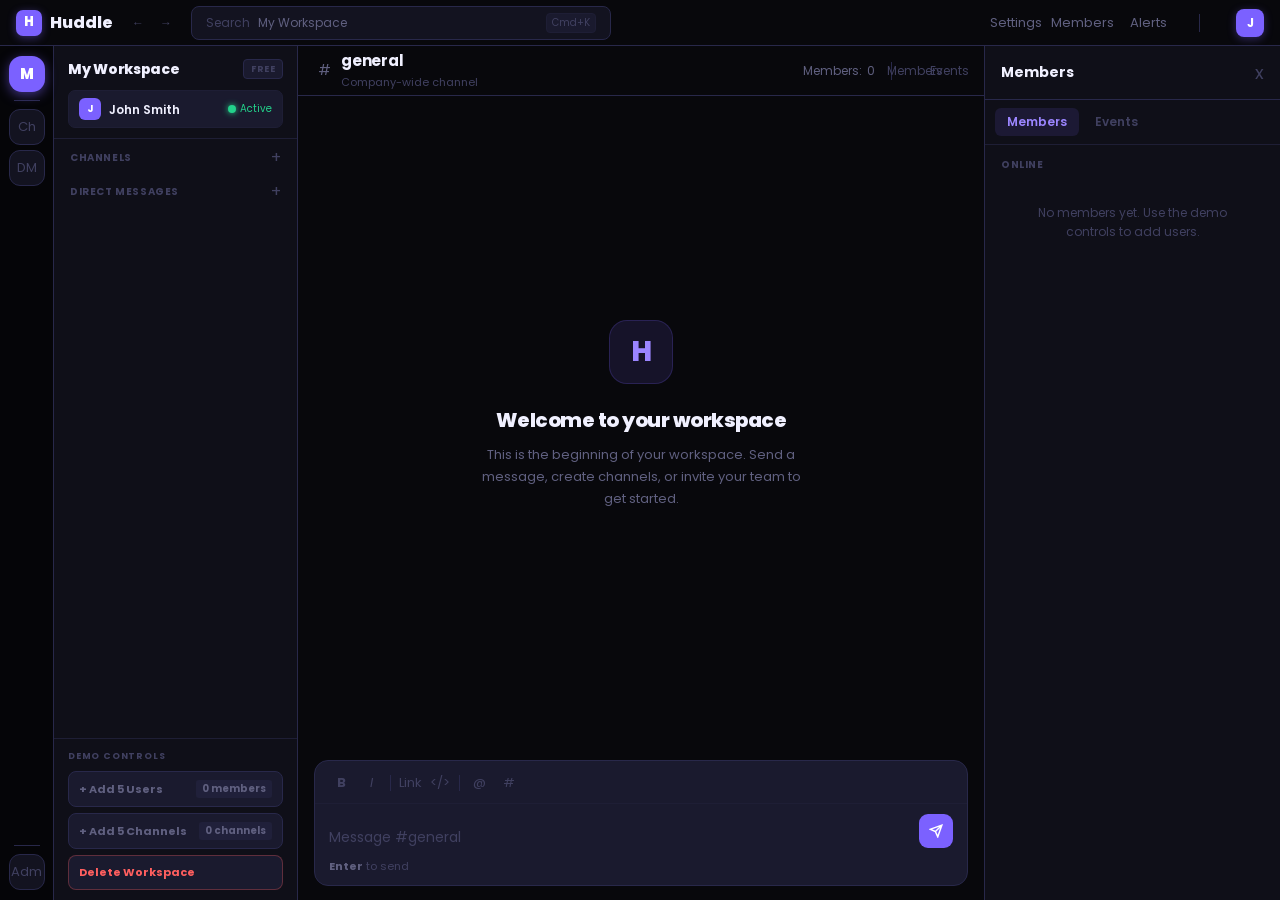
<file: app.html>
<!DOCTYPE html>
<html lang="en">
<head>
  <meta charset="UTF-8"/>
  <meta name="viewport" content="width=device-width, initial-scale=1.0"/>
  <title>Huddle</title>
  <link rel="stylesheet" href="style.css"/>
  <link rel="stylesheet" href="responsive.css"/>
  <style>
    html, body { height: 100%; overflow: hidden; }
    body { display: flex; flex-direction: column; font-family: 'Poppins', sans-serif; }

    .topbar { height: 46px; flex-shrink: 0; background: var(--bg); border-bottom: 1px solid var(--border-2); display: flex; align-items: center; padding: 0 16px; gap: 12px; }
    .topbar-brand { display: flex; align-items: center; gap: 8px; font-size: 16px; font-weight: 800; flex-shrink: 0; }
    .topbar-brand-logo { width: 26px; height: 26px; background: var(--primary); border-radius: 7px; display: flex; align-items: center; justify-content: center; font-size: 13px; font-weight: 800; color: #fff; box-shadow: 0 2px 8px rgba(123,97,255,0.4); }
    .topbar-nav { display: flex; gap: 2px; }
    .topbar-nav-btn { width: 26px; height: 26px; border-radius: 6px; display: flex; align-items: center; justify-content: center; font-size: 12px; color: var(--text-4); cursor: pointer; transition: var(--t); border: none; background: none; }
    .topbar-nav-btn:hover { background: var(--surface); color: var(--text-2); }
    .topbar-search { flex: 1; max-width: 420px; display: flex; align-items: center; gap: 8px; background: var(--surface); border: 1px solid var(--border-2); border-radius: 8px; padding: 6px 14px; font-size: 12px; color: var(--text-4); cursor: pointer; transition: var(--t); font-family: 'Poppins', sans-serif; }
    .topbar-search:hover { border-color: var(--border-3); color: var(--text-3); }
    .search-kbd { margin-left: auto; font-size: 10px; background: var(--surface-2); border: 1px solid var(--border); padding: 1px 5px; border-radius: 4px; color: var(--text-4); }
    .topbar-right { display: flex; align-items: center; gap: 36px; margin-left: auto; }
    .topbar-icon-btn { width: 30px; height: 30px; border-radius: 7px; display: flex; align-items: center; justify-content: center; font-size: 13px; color: var(--text-3); cursor: pointer; transition: var(--t); border: none; background: none; font-family: 'Poppins', sans-serif; }
    .topbar-icon-btn:hover { background: var(--surface); color: var(--text); }
    .topbar-user-av { width: 28px; height: 28px; border-radius: 8px; background: var(--primary); display: flex; align-items: center; justify-content: center; font-size: 12px; font-weight: 700; color: #fff; cursor: pointer; border: none; box-shadow: 0 2px 8px rgba(123,97,255,0.35); }

    .app-shell { flex: 1; display: flex; overflow: hidden; }

    .ws-bar { width: 54px; flex-shrink: 0; background: #050508; border-right: 1px solid var(--border-2); display: flex; flex-direction: column; align-items: center; padding: 10px 0; gap: 5px; }
    .ws-btn { width: 36px; height: 36px; border-radius: 11px; display: flex; align-items: center; justify-content: center; cursor: pointer; transition: var(--t); flex-shrink: 0; position: relative; }
    .ws-btn-logo { background: var(--primary); font-size: 15px; font-weight: 800; color: #fff; box-shadow: 0 3px 12px rgba(123,97,255,0.5); }
    .ws-btn-icon { background: var(--surface); border: 1px solid var(--border-2); font-size: 13px; color: var(--text-4); }
    .ws-btn-icon:hover { background: var(--surface-2); color: var(--text-3); }
    .ws-sep { width: 26px; height: 1px; background: var(--border-2); margin: 3px 0; }
    .ws-tooltip { position: absolute; left: 48px; top: 50%; transform: translateY(-50%); background: var(--surface-2); border: 1px solid var(--border-2); border-radius: 6px; padding: 4px 10px; font-size: 11px; font-weight: 600; color: var(--text); white-space: nowrap; pointer-events: none; opacity: 0; transition: opacity 0.15s; z-index: 999; font-family: 'Poppins', sans-serif; }
    .ws-btn:hover .ws-tooltip { opacity: 1; }

    .sidebar { width: 244px; flex-shrink: 0; background: var(--sidebar); border-right: 1px solid var(--border-2); display: flex; flex-direction: column; overflow: hidden; }
    .sidebar-top { padding: 12px 14px 10px; border-bottom: 1px solid var(--border); flex-shrink: 0; }
    .sidebar-ws-row { display: flex; align-items: center; justify-content: space-between; margin-bottom: 10px; }
    .sidebar-ws-name { font-size: 14px; font-weight: 800; letter-spacing: -0.3px; }
    .sidebar-plan-tag { font-size: 9px; font-weight: 700; background: var(--surface-2); border: 1px solid var(--border-2); color: var(--text-4); padding: 2px 7px; border-radius: 4px; text-transform: uppercase; letter-spacing: 0.5px; }
    .user-status-chip { display: flex; align-items: center; gap: 8px; background: var(--surface-2); border: 1px solid var(--border); border-radius: 7px; padding: 7px 10px; cursor: pointer; transition: var(--t); }
    .user-status-chip:hover { border-color: var(--border-2); }
    .usc-av { width: 22px; height: 22px; border-radius: 6px; background: var(--primary); display: flex; align-items: center; justify-content: center; font-size: 10px; font-weight: 700; color: #fff; flex-shrink: 0; }
    .usc-name { font-size: 12px; font-weight: 600; flex: 1; overflow: hidden; text-overflow: ellipsis; white-space: nowrap; }
    .usc-online { display: flex; align-items: center; gap: 4px; font-size: 10px; color: var(--success); }

    .sidebar-body { flex: 1; overflow-y: auto; padding: 6px; }
    .sb-section { margin-bottom: 2px; }
    .sb-section-hdr { display: flex; align-items: center; justify-content: space-between; padding: 5px 10px; border-radius: 6px; cursor: pointer; }
    .sb-section-hdr:hover { background: var(--surface); }
    .sb-sec-label { font-size: 10px; font-weight: 700; text-transform: uppercase; letter-spacing: 0.6px; color: var(--text-4); }
    .sb-sec-add { font-size: 16px; color: var(--text-4); line-height: 1; transition: var(--t); padding: 0; border: none; background: none; cursor: pointer; }
    .sb-sec-add:hover { color: var(--primary-2); }

    .ch-item { display: flex; align-items: center; gap: 8px; padding: 5px 10px; border-radius: 7px; cursor: pointer; font-size: 13px; color: var(--text-3); transition: var(--t); margin-bottom: 1px; }
    .ch-item:hover { background: var(--surface); color: var(--text-2); }
    .ch-item.active { background: var(--primary-dim); color: var(--primary-2); }
    .ch-icon { font-size: 12px; flex-shrink: 0; width: 14px; text-align: center; }
    .ch-name { flex: 1; overflow: hidden; text-overflow: ellipsis; white-space: nowrap; }
    .ch-unread { background: var(--primary); color: #fff; font-size: 9px; font-weight: 700; min-width: 15px; height: 15px; border-radius: 8px; display: flex; align-items: center; justify-content: center; padding: 0 4px; }

    .dm-item { display: flex; align-items: center; gap: 8px; padding: 5px 10px; border-radius: 7px; cursor: pointer; font-size: 13px; color: var(--text-3); transition: var(--t); margin-bottom: 1px; }
    .dm-item:hover { background: var(--surface); color: var(--text-2); }
    .dm-av-wrap { position: relative; flex-shrink: 0; }
    .dm-av { width: 22px; height: 22px; border-radius: 6px; display: flex; align-items: center; justify-content: center; font-size: 9px; font-weight: 700; color: #fff; }
    .dm-status { width: 7px; height: 7px; border-radius: 50%; border: 1.5px solid var(--sidebar); position: absolute; bottom: -1px; right: -1px; }
    .dm-status.on { background: var(--success); }
    .dm-status.aw { background: var(--warning); }
    .dm-status.off { background: var(--text-4); }

    /* Demo control bar */
    .demo-bar { padding: 10px 14px; border-top: 1px solid var(--border); flex-shrink: 0; }
    .demo-bar-label { font-size: 9px; font-weight: 700; text-transform: uppercase; letter-spacing: 0.8px; color: var(--text-4); margin-bottom: 8px; }
    .demo-btns { display: flex; flex-direction: column; gap: 6px; }
    .demo-btn { width: 100%; padding: 8px 10px; border-radius: 8px; font-size: 11px; font-weight: 700; font-family: 'Poppins', sans-serif; cursor: pointer; transition: var(--t); border: 1px solid var(--border-2); background: var(--surface-2); color: var(--text-3); text-align: left; display: flex; align-items: center; gap: 7px; }
    .demo-btn:hover { border-color: var(--primary); color: var(--primary-2); background: var(--primary-dim); }
    .demo-btn-count { margin-left: auto; font-size: 10px; background: var(--surface-3); padding: 1px 6px; border-radius: 3px; }
    .mobile-demo-bar { display: none; flex-direction: row; gap: 6px; padding: 8px 10px; background: var(--surface); border-top: 1px solid var(--border-2); flex-shrink: 0; }
    .mobile-demo-btn { flex: 1; padding: 8px 6px; border-radius: 8px; font-size: 11px; font-weight: 700; font-family: 'Poppins', sans-serif; cursor: pointer; border: 1px solid var(--border-2); background: var(--surface-2); color: var(--text-3); transition: var(--t); }
    .mobile-demo-btn:hover { border-color: var(--primary); color: var(--primary-2); background: var(--primary-dim); }
    .mobile-demo-btn.danger { border-color: rgba(255,95,95,0.3); color: var(--danger); }

    .chat-area { flex: 1; display: flex; flex-direction: column; overflow: hidden; min-width: 0; }
    .chat-header { height: 50px; flex-shrink: 0; display: flex; align-items: center; justify-content: space-between; padding: 0 20px; background: var(--bg); border-bottom: 1px solid var(--border-2); }
    .ch-hdr-left { display: flex; align-items: center; gap: 10px; }
    .ch-hdr-icon { font-size: 14px; color: var(--text-3); }
    .ch-hdr-name { font-size: 15px; font-weight: 700; letter-spacing: -0.2px; }
    .ch-hdr-desc { font-size: 11px; color: var(--text-4); margin-top: 1px; }
    .ch-hdr-right { display: flex; align-items: center; gap: 4px; }
    .ch-hdr-btn { width: 30px; height: 30px; border-radius: 6px; display: flex; align-items: center; justify-content: center; font-size: 12px; color: var(--text-4); cursor: pointer; transition: var(--t); border: none; background: none; font-family: 'Poppins', sans-serif; }
    .ch-hdr-btn:hover { background: var(--surface); color: var(--text-2); }
    .ch-hdr-divider { width: 1px; height: 18px; background: var(--border-2); margin: 0 4px; }
    .members-pill { display: flex; align-items: center; gap: 5px; font-size: 12px; color: var(--text-3); padding: 0 8px; }

    .messages-wrap { flex: 1; overflow-y: auto; padding: 16px 20px; display: flex; flex-direction: column; gap: 0; }
    .date-divider { display: flex; align-items: center; gap: 12px; font-size: 11px; font-weight: 600; color: var(--text-4); margin: 20px 0 12px; letter-spacing: 0.3px; }
    .date-divider::before, .date-divider::after { content: ''; flex: 1; height: 1px; background: var(--border); }

    /* Empty state */
    .empty-state { flex: 1; display: flex; flex-direction: column; align-items: center; justify-content: center; padding: 40px; text-align: center; }
    .empty-icon { width: 64px; height: 64px; border-radius: 18px; background: var(--primary-dim); border: 1px solid rgba(123,97,255,0.2); display: flex; align-items: center; justify-content: center; font-size: 28px; margin: 0 auto 20px; font-weight: 800; color: var(--primary-2); }
    .empty-title { font-size: 20px; font-weight: 800; letter-spacing: -0.5px; margin-bottom: 8px; }
    .empty-desc { font-size: 13px; color: var(--text-3); line-height: 1.7; max-width: 320px; }

    .msg { display: flex; gap: 12px; padding: 4px 8px; border-radius: 8px; margin-bottom: 2px; transition: background 0.1s; }
    .msg:hover { background: rgba(255,255,255,0.02); }
    .msg-av { width: 36px; height: 36px; border-radius: 10px; display: flex; align-items: center; justify-content: center; font-size: 14px; font-weight: 700; color: #fff; flex-shrink: 0; margin-top: 2px; }
    .msg-body { flex: 1; min-width: 0; }
    .msg-header { display: flex; align-items: baseline; gap: 8px; margin-bottom: 3px; }
    .msg-name { font-size: 14px; font-weight: 700; letter-spacing: -0.2px; }
    .msg-time { font-size: 11px; color: var(--text-4); }
    .msg-text { font-size: 14px; color: var(--text-2); line-height: 1.65; word-break: break-word; }

    .reactions { display: flex; gap: 5px; margin-top: 6px; flex-wrap: wrap; }
    .reaction { display: flex; align-items: center; gap: 4px; background: var(--surface); border: 1px solid var(--border-2); border-radius: 999px; padding: 3px 9px; font-size: 12px; cursor: pointer; transition: var(--t); }
    .reaction:hover { border-color: var(--primary); background: var(--primary-dim); }

    .typing-bar { height: 26px; flex-shrink: 0; display: flex; align-items: center; gap: 8px; padding: 0 28px; font-size: 12px; color: var(--text-4); }

    .input-area { padding: 0 16px 14px; flex-shrink: 0; }
    .input-box { background: var(--surface-2); border: 1.5px solid var(--border-2); border-radius: 14px; overflow: hidden; transition: var(--t); }
    .input-box:focus-within { border-color: var(--border-3); }
    .input-toolbar { display: flex; align-items: center; gap: 2px; padding: 8px 12px 6px; border-bottom: 1px solid var(--border); }
    .tb-btn { width: 28px; height: 28px; border-radius: 5px; display: flex; align-items: center; justify-content: center; font-size: 13px; color: var(--text-4); cursor: pointer; transition: var(--t); border: none; background: none; font-family: 'Poppins', sans-serif; }
    .tb-btn:hover { background: var(--surface-3); color: var(--text-2); }
    .tb-sep { width: 1px; height: 16px; background: var(--border-2); margin: 0 3px; flex-shrink: 0; }
    .input-body { display: flex; align-items: flex-end; gap: 8px; padding: 10px 14px; }
    #msgInput { flex: 1; background: none; border: none; color: var(--text); font-size: 14px; font-family: 'Poppins', sans-serif; resize: none; max-height: 120px; line-height: 1.6; padding: 0; }
    #msgInput::placeholder { color: var(--text-4); }
    .send-btn { width: 34px; height: 34px; border-radius: 9px; background: var(--primary); border: none; cursor: pointer; display: flex; align-items: center; justify-content: center; flex-shrink: 0; transition: all 0.2s cubic-bezier(0.34,1.56,0.64,1); }
    .send-btn:hover { background: var(--primary-2); transform: scale(1.1); box-shadow: 0 4px 16px rgba(123,97,255,0.45); }
    .input-footer { display: flex; align-items: center; justify-content: space-between; padding: 0 14px 9px; font-size: 11px; color: var(--text-4); }

    .right-panel { width: 296px; flex-shrink: 0; background: var(--sidebar); border-left: 1px solid var(--border-2); display: flex; flex-direction: column; overflow: hidden; transition: all 0.25s ease; }
    .rp-header { display: flex; align-items: center; justify-content: space-between; padding: 13px 16px; border-bottom: 1px solid var(--border-2); flex-shrink: 0; }
    .rp-title { font-size: 14px; font-weight: 700; }
    .rp-close { color: var(--text-4); font-size: 18px; cursor: pointer; border: none; background: none; transition: var(--t); }
    .rp-close:hover { color: var(--text-2); }
    .rp-tabs { display: flex; gap: 4px; padding: 8px 10px; border-bottom: 1px solid var(--border); flex-shrink: 0; }
    .rp-tab { padding: 5px 12px; border-radius: 6px; font-size: 12px; font-weight: 600; cursor: pointer; transition: var(--t); border: none; background: none; color: var(--text-4); font-family: 'Poppins', sans-serif; }
    .rp-tab.active { background: var(--primary-dim); color: var(--primary-2); }
    .rp-tab:hover:not(.active) { background: var(--surface); color: var(--text-3); }
    .rp-body { flex: 1; overflow-y: auto; padding: 12px; }

    .members-section { margin-bottom: 18px; }
    .members-sec-label { font-size: 10px; font-weight: 700; text-transform: uppercase; letter-spacing: 0.6px; color: var(--text-4); padding: 0 4px; margin-bottom: 6px; }
    .member-row { display: flex; align-items: center; gap: 10px; padding: 7px 8px; border-radius: 8px; cursor: pointer; transition: var(--t); margin-bottom: 2px; }
    .member-row:hover { background: var(--surface); }
    .member-av-wrap { position: relative; flex-shrink: 0; }
    .member-av { width: 32px; height: 32px; border-radius: 9px; display: flex; align-items: center; justify-content: center; font-size: 13px; font-weight: 700; color: #fff; }
    .member-status-dot { width: 9px; height: 9px; border-radius: 50%; border: 2px solid var(--sidebar); position: absolute; bottom: -1px; right: -1px; }
    .member-status-dot.on { background: var(--success); }
    .member-status-dot.aw { background: var(--warning); }
    .member-status-dot.off { background: var(--text-4); }
    .member-info { flex: 1; min-width: 0; }
    .member-name { font-size: 13px; font-weight: 600; overflow: hidden; text-overflow: ellipsis; white-space: nowrap; }
    .member-role { font-size: 11px; color: var(--text-4); margin-top: 1px; }

    .cdp-event-item { background: var(--surface); border: 1px solid var(--border); border-radius: 9px; padding: 11px 13px; margin-bottom: 7px; animation: fadeUp 0.25s ease; transition: var(--t); cursor: default; }
    .cdp-event-item:hover { border-color: rgba(123,97,255,0.3); }
    .cdp-event-name { font-size: 12px; font-weight: 700; color: var(--primary-2); margin-bottom: 5px; display: flex; align-items: center; gap: 6px; }
    .cdp-event-props { font-size: 11px; color: var(--text-3); line-height: 1.75; }
    .cdp-key { color: var(--text-3); }
    .cdp-val { color: var(--text-2); font-weight: 500; }
    .cdp-event-time { font-size: 10px; color: var(--text-4); margin-top: 5px; }
    .cdp-empty-state { text-align: center; padding: 32px 12px; font-size: 12px; color: var(--text-4); line-height: 1.7; }

    .modal-overlay { position: fixed; inset: 0; background: rgba(0,0,0,0.75); backdrop-filter: blur(6px); display: flex; align-items: center; justify-content: center; z-index: 9000; animation: fadeIn 0.2s ease; }
    .modal-overlay.hidden { display: none; }
    .modal { background: var(--surface-2); border: 1px solid var(--border-2); border-radius: 20px; padding: 36px; width: 480px; box-shadow: var(--shadow-xl); animation: scaleIn 0.3s cubic-bezier(0.34,1.56,0.64,1); }
    .modal-title { font-size: 22px; font-weight: 800; letter-spacing: -0.8px; margin-bottom: 6px; }
    .modal-desc { font-size: 13px; color: var(--text-3); margin-bottom: 24px; line-height: 1.6; }
    .modal-type-row { display: flex; gap: 10px; margin-bottom: 20px; }
    .modal-type-btn { flex: 1; padding: 12px; border-radius: 10px; border: 1.5px solid var(--border-2); background: var(--bg); color: var(--text-3); font-size: 13px; font-weight: 600; font-family: 'Poppins', sans-serif; cursor: pointer; transition: var(--t); text-align: center; }
    .modal-type-btn.selected { border-color: var(--primary); color: var(--primary-2); background: var(--primary-dim); }
    .modal-actions { display: flex; gap: 10px; margin-top: 24px; }

    .misuse-overlay { position: fixed; inset: 0; background: rgba(0,0,0,0.8); backdrop-filter: blur(8px); display: flex; align-items: center; justify-content: center; z-index: 9999; animation: fadeIn 0.25s ease; }
    .misuse-overlay.hidden { display: none; }
    .misuse-box { background: var(--surface-2); border: 1px solid var(--border-2); border-top: 3px solid var(--warning); border-radius: 20px; padding: 40px; width: 520px; box-shadow: var(--shadow-xl), 0 0 60px rgba(245,166,35,0.12); animation: scaleIn 0.35s cubic-bezier(0.34,1.56,0.64,1); }
    .misuse-title { font-size: 22px; font-weight: 800; letter-spacing: -0.8px; margin-bottom: 10px; }
    .misuse-desc { font-size: 14px; color: var(--text-2); line-height: 1.75; margin-bottom: 20px; }
    .misuse-events { background: var(--bg); border: 1px solid var(--border-2); border-radius: 10px; padding: 14px; margin-bottom: 20px; display: flex; flex-direction: column; gap: 7px; }
    .misuse-event-row { display: flex; align-items: center; gap: 9px; font-size: 12px; }
    .misuse-event-dot { width: 6px; height: 6px; border-radius: 50%; flex-shrink: 0; }
    .misuse-event-name { font-weight: 700; color: var(--primary-2); }
    .misuse-event-detail { color: var(--text-3); }
    .misuse-actions { display: flex; gap: 10px; }

    .enterprise-overlay { position: fixed; inset: 0; background: rgba(0,0,0,0.8); backdrop-filter: blur(8px); display: flex; align-items: center; justify-content: center; z-index: 9999; animation: fadeIn 0.25s ease; }
    .enterprise-overlay.hidden { display: none; }
    .enterprise-box { background: var(--surface-2); border: 1px solid var(--border-2); border-top: 3px solid var(--success); border-radius: 20px; padding: 40px; width: 520px; box-shadow: var(--shadow-xl), 0 0 60px rgba(35,209,139,0.1); animation: scaleIn 0.35s cubic-bezier(0.34,1.56,0.64,1); }
    .enterprise-title { font-size: 22px; font-weight: 800; letter-spacing: -0.8px; margin-bottom: 10px; }
    .enterprise-desc { font-size: 14px; color: var(--text-2); line-height: 1.75; margin-bottom: 20px; }
    .enterprise-stats { display: grid; grid-template-columns: 1fr 1fr 1fr; gap: 10px; margin-bottom: 20px; }
    .ent-stat { background: var(--bg); border: 1px solid var(--border-2); border-radius: 10px; padding: 14px; text-align: center; }
    .ent-stat-num { font-size: 22px; font-weight: 800; letter-spacing: -1px; }
    .ent-stat-label { font-size: 10px; color: var(--text-4); margin-top: 3px; font-weight: 600; text-transform: uppercase; letter-spacing: 0.3px; }
    .enterprise-events { background: var(--bg); border: 1px solid var(--border-2); border-radius: 10px; padding: 14px; margin-bottom: 20px; }
    .ent-events-title { font-size: 10px; font-weight: 700; text-transform: uppercase; letter-spacing: 0.5px; color: var(--text-4); margin-bottom: 10px; }
    .ent-event-row { display: flex; align-items: center; gap: 9px; font-size: 12px; margin-bottom: 6px; }
    .ent-event-dot { width: 6px; height: 6px; border-radius: 50%; flex-shrink: 0; }
    .enterprise-actions { display: flex; gap: 10px; }

    /* UC3 Delete Workspace confirmation */
    .delete-overlay { position: fixed; inset: 0; background: rgba(0,0,0,0.8); backdrop-filter: blur(8px); display: flex; align-items: center; justify-content: center; z-index: 9999; animation: fadeIn 0.2s ease; }
    .delete-overlay.hidden { display: none; }
    .delete-box { background: var(--surface-2); border: 1px solid var(--border-2); border-top: 3px solid var(--danger); border-radius: 20px; padding: 40px; width: 460px; box-shadow: var(--shadow-xl); animation: scaleIn 0.3s cubic-bezier(0.34,1.56,0.64,1); }
    .delete-title { font-size: 20px; font-weight: 800; letter-spacing: -0.5px; margin-bottom: 10px; }
    .delete-desc { font-size: 13px; color: var(--text-3); line-height: 1.7; margin-bottom: 20px; }
    .delete-usage-summary { background: var(--bg); border: 1px solid var(--border); border-radius: 10px; padding: 14px; margin-bottom: 20px; }
    .delete-usage-row { display: flex; align-items: center; gap: 8px; font-size: 12px; color: var(--text-3); margin-bottom: 6px; }
    .delete-usage-row:last-child { margin-bottom: 0; }
    .delete-usage-dot { width: 5px; height: 5px; border-radius: 50%; background: var(--text-4); flex-shrink: 0; }
    .delete-actions { display: flex; gap: 10px; }
  </style>
</head>
<body>

  <!-- TOP BAR -->
  <div class="topbar">
    <div class="topbar-brand">
      <div class="topbar-brand-logo">H</div>
      Huddle
    </div>
    <div class="topbar-nav">
      <button class="topbar-nav-btn">&#8592;</button>
      <button class="topbar-nav-btn">&#8594;</button>
    </div>
    <div class="topbar-search">
      <span style="font-size:12px;color:var(--text-4)">Search</span>
      <span id="wsSearchLabel" style="color:var(--text-3)"></span>
      <span class="search-kbd">Cmd+K</span>
    </div>
    <div class="topbar-right">
      <button class="topbar-icon-btn" onclick="window.location.href='admin.html'" title="Admin">Settings</button>
      <button class="topbar-icon-btn" id="rpToggleBtn" onclick="toggleRightPanel()">Members</button>
      <button class="topbar-icon-btn">Alerts</button>
      <div style="width:1px;height:18px;background:var(--border-2)"></div>
      <button class="topbar-user-av" id="topUserAv">J</button>
    </div>
  </div>

  <div class="app-shell">

    <!-- WORKSPACE BAR -->
    <div class="ws-bar">
      <div class="ws-btn ws-btn-logo" id="wsBarLogo" style="border-radius:13px">
        A
        <div class="ws-tooltip" id="wsBarTooltip">Workspace</div>
      </div>
      <div class="ws-sep"></div>
      <div class="ws-btn ws-btn-icon on">
        Ch
        <div class="ws-tooltip">Channels</div>
      </div>
      <div class="ws-btn ws-btn-icon">
        DM
        <div class="ws-tooltip">Direct Messages</div>
      </div>
      <div style="flex:1"></div>
      <div class="ws-sep"></div>
      <div class="ws-btn ws-btn-icon" onclick="window.location.href='admin.html'" title="Admin Dashboard">
        Adm
        <div class="ws-tooltip">Admin</div>
      </div>
    </div>

    <!-- SIDEBAR -->
    <div class="sidebar">
      <div class="sidebar-top">
        <div class="sidebar-ws-row">
          <span class="sidebar-ws-name" id="wsNameDisplay">Workspace</span>
          <span class="sidebar-plan-tag" id="planTag">Free</span>
        </div>
        <div class="user-status-chip">
          <div class="usc-av" id="sidebarAv">J</div>
          <span class="usc-name" id="sidebarName">User</span>
          <div class="usc-online"><div class="status-dot online"></div>Active</div>
        </div>
      </div>

      <div class="sidebar-body">
        <div class="sb-section">
          <div class="sb-section-hdr">
            <span class="sb-sec-label">Channels</span>
            <button class="sb-sec-add" onclick="openChannelModal()" title="Add channel">+</button>
          </div>
          <div id="channelsEl"></div>
        </div>

        <div class="sb-section" style="margin-top:8px">
          <div class="sb-section-hdr">
            <span class="sb-sec-label">Direct Messages</span>
            <button class="sb-sec-add">+</button>
          </div>
          <div id="dmsEl"></div>
        </div>
      </div>

      <!-- Demo control panel -->
      <div class="demo-bar">
        <div class="demo-bar-label">Demo Controls</div>
        <div class="demo-btns">
          <button class="demo-btn" onclick="addFiveUsers()">
            + Add 5 Users
            <span class="demo-btn-count" id="userCount">0 members</span>
          </button>
          <button class="demo-btn" onclick="addFiveChannels()">
            + Add 5 Channels
            <span class="demo-btn-count" id="channelCount">0 channels</span>
          </button>
          <button class="demo-btn" onclick="confirmDeleteWorkspace()" style="border-color:rgba(255,95,95,0.3);color:var(--danger)">
            Delete Workspace
          </button>
        </div>
      </div>
    </div>

    <!-- CHAT AREA -->
    <div class="chat-area">
      <div class="chat-header">
        <div class="ch-hdr-left">
          <span class="ch-hdr-icon" id="chatIcon">#</span>
          <div>
            <div class="ch-hdr-name" id="chatName">general</div>
            <div class="ch-hdr-desc" id="chatDesc">Company-wide channel</div>
          </div>
        </div>
        <div class="ch-hdr-right">
          <div class="members-pill">Members: <span id="memberCount">0</span></div>
          <div class="ch-hdr-divider"></div>
          <button class="ch-hdr-btn" onclick="showRPTab('members')">Members</button>
          <button class="ch-hdr-btn" onclick="showRPTab('cdp')">Events</button>
        </div>
      </div>

      <div class="messages-wrap" id="messagesWrap">
        <!-- Empty state shown on first load -->
        <div class="empty-state" id="emptyState">
          <div class="empty-icon" id="emptyIcon">H</div>
          <div class="empty-title" id="emptyTitle">Welcome to your workspace</div>
          <div class="empty-desc" id="emptyDesc">This is the beginning of your workspace. Send a message, create channels, or invite your team to get started.</div>
        </div>
      </div>

      <div class="typing-bar" id="typingBar"></div>

      <div class="input-area">
        <div class="input-box">
          <div class="input-toolbar">
            <button class="tb-btn" title="Bold"><strong>B</strong></button>
            <button class="tb-btn" title="Italic"><em>I</em></button>
            <div class="tb-sep"></div>
            <button class="tb-btn" title="Link">Link</button>
            <button class="tb-btn" title="Code">&lt;/&gt;</button>
            <div class="tb-sep"></div>
            <button class="tb-btn" title="Mention">@</button>
            <button class="tb-btn" title="Channel">#</button>
          </div>
          <div class="input-body">
            <textarea id="msgInput" placeholder="Message #general" rows="1"></textarea>
            <button class="send-btn" onclick="sendMessage()" id="sendBtn">
              <svg width="14" height="14" viewBox="0 0 24 24" fill="none" stroke="white" stroke-width="2.5"><path d="M22 2L11 13M22 2L15 22l-4-9-9-4 20-7z"/></svg>
            </button>
          </div>
          <div class="input-footer">
            <span><strong style="color:var(--text-3)">Enter</strong> to send</span>
            <span id="charCount" style="color:var(--text-4)"></span>
          </div>
        </div>
      </div>
    </div>

    <!-- RIGHT PANEL -->
    <div class="right-panel" id="rightPanel">
      <div class="rp-header">
        <span class="rp-title" id="rpTitle">Members</span>
        <div style="display:flex;gap:4px;align-items:center">
          <button class="rp-close" onclick="toggleRightPanel()">x</button>
        </div>
      </div>
      <div class="rp-tabs">
        <button class="rp-tab active" id="tabMembers" onclick="showRPTab('members')">Members</button>
        <button class="rp-tab" id="tabCDP" onclick="showRPTab('cdp')">Events</button>
      </div>
      <div class="rp-body" id="rpBody">
        <div id="membersView">
          <div class="members-section">
            <div class="members-sec-label">Online</div>
            <div id="membersListEl">
              <div style="padding:24px;text-align:center;font-size:12px;color:var(--text-4)">No members yet. Use the demo controls to add users.</div>
            </div>
          </div>
        </div>
        <div id="cdpView" style="display:none">
          <div id="cdpEventsEl">
            <div class="cdp-empty-state" id="cdpEmpty">
              Interact with the workspace to see events appear here.
            </div>
          </div>
        </div>
      </div>
    </div>

  </div>

  <!-- CHANNEL MODAL -->
  <div class="modal-overlay hidden" id="channelModal">
    <div class="modal">
      <div class="modal-title">Create a channel</div>
      <div class="modal-desc">Channels keep conversations organized by topic or project.</div>
      <div class="modal-type-row">
        <button class="modal-type-btn selected" id="mtPublic" onclick="setModalType('public')">Public<br/><span style="font-size:11px;font-weight:400;color:var(--text-4)">Anyone can join</span></button>
        <button class="modal-type-btn" id="mtPrivate" onclick="setModalType('private')">Private<br/><span style="font-size:11px;font-weight:400;color:var(--text-4)">Invite only</span></button>
      </div>
      <div class="form-group">
        <label class="form-label">Channel name</label>
        <input type="text" class="input" id="newChName" placeholder="e.g. team-updates, q4-launch..."/>
      </div>
      <div class="form-group">
        <label class="form-label">Description <span style="color:var(--text-4);font-weight:400">(optional)</span></label>
        <input type="text" class="input" id="newChDesc" placeholder="What is this channel for?"/>
      </div>
      <div class="modal-actions">
        <button class="btn btn-primary" onclick="createChannel()">Create Channel</button>
        <button class="btn btn-ghost" onclick="closeChannelModal()">Cancel</button>
      </div>
    </div>
  </div>

  <!-- MISUSE ALERT MODAL -->
  <div class="misuse-overlay hidden" id="misuseModal">
    <div class="misuse-box">
      <div style="font-size:11px;font-weight:700;text-transform:uppercase;letter-spacing:0.5px;color:var(--warning);margin-bottom:12px">Pattern Detected</div>
      <div class="misuse-title">Too many private channels</div>
      <div class="misuse-desc" id="misuseDesc">You've created <strong id="misuseCount">5</strong> private channels. This pattern has been detected and logged. Threads are better for focused discussions within a channel.</div>
      <div class="misuse-events">
        <div class="misuse-event-row">
          <div class="misuse-event-dot" style="background:var(--warning)"></div>
          <span class="misuse-event-name">Misuse Pattern Detected</span>
          <span class="misuse-event-detail">pattern_type: excess_private_channels</span>
        </div>
        <div class="misuse-event-row">
          <div class="misuse-event-dot" style="background:var(--primary)"></div>
          <span class="misuse-event-name">Awareness Message Sent</span>
          <span class="misuse-event-detail">feature_highlighted: threads</span>
        </div>
      </div>
      <div class="misuse-actions">
        <button class="btn btn-primary" onclick="closeMisuseModal()">Got it</button>
        <button class="btn btn-outline" onclick="closeMisuseModal()">Dismiss</button>
      </div>
    </div>
  </div>

  <!-- ENTERPRISE MODAL -->
  <div class="enterprise-overlay hidden" id="enterpriseModal">
    <div class="enterprise-box">
      <div style="font-size:11px;font-weight:700;text-transform:uppercase;letter-spacing:0.5px;color:var(--success);margin-bottom:12px">Growth Alert</div>
      <div class="enterprise-title">Your team is growing fast</div>
      <div class="enterprise-desc">Your workspace has reached <strong id="entMemberCount">50</strong> members. This growth signal has been captured and an enterprise plan recommendation has been queued.</div>
      <div class="enterprise-stats">
        <div class="ent-stat"><div class="ent-stat-num col-success" id="entStatMembers">50</div><div class="ent-stat-label">Members</div></div>
        <div class="ent-stat"><div class="ent-stat-num col-primary">+40%</div><div class="ent-stat-label">Growth</div></div>
        <div class="ent-stat"><div class="ent-stat-num col-warning">Free</div><div class="ent-stat-label">Plan</div></div>
      </div>
      <div class="enterprise-events">
        <div class="ent-events-title">Activity Summary</div>
        <div class="ent-event-row">
          <div class="ent-event-dot" style="background:var(--success)"></div>
          <span style="font-weight:700;color:var(--primary-2)">Workspace Seat Count Updated</span>
          <span style="color:var(--text-3)">new_count: <span id="entNewCount">50</span></span>
        </div>
        <div class="ent-event-row">
          <div class="ent-event-dot" style="background:var(--success)"></div>
          <span style="font-weight:700;color:var(--primary-2)">Trial Eligibility Reached</span>
          <span style="color:var(--text-3)">plan_suggestion: free_30_day_trial</span>
        </div>
      </div>
      <div class="enterprise-actions">
        <button class="btn btn-success" onclick="closeEnterpriseModal()">View Plan Options</button>
        <button class="btn btn-outline" onclick="closeEnterpriseModal()">Later</button>
      </div>
    </div>
  </div>

  <!-- DELETE WORKSPACE CONFIRMATION -->
  <div class="delete-overlay hidden" id="deleteModal">
    <div class="delete-box">
      <div style="font-size:11px;font-weight:700;text-transform:uppercase;letter-spacing:0.5px;color:var(--danger);margin-bottom:12px">Destructive Action</div>
      <div class="delete-title">Delete this workspace?</div>
      <div class="delete-desc">This will permanently delete your workspace and all its data. This action cannot be undone.</div>
      <div class="delete-usage-summary" id="deleteUsageSummary">
        <div class="delete-usage-row"><div class="delete-usage-dot"></div><span id="deleteUsageMembers">0 members</span></div>
        <div class="delete-usage-row"><div class="delete-usage-dot"></div><span id="deleteUsageChannels">0 channels</span></div>
        <div class="delete-usage-row"><div class="delete-usage-dot"></div><span id="deleteUsageMsgs">0 messages sent</span></div>
      </div>
      <div class="delete-actions">
        <button class="btn" style="background:var(--danger);color:#fff;border:none;padding:10px 20px;border-radius:10px;font-weight:700;cursor:pointer;font-family:'Poppins',sans-serif" onclick="executeDelete()">Yes, delete workspace</button>
        <button class="btn btn-outline" onclick="closeDeleteModal()">Cancel</button>
      </div>
    </div>
  </div>

  <div id="toast-container" class="toast-container"></div>

  <script>
    !function(){var i="analytics",analytics=window[i]=window[i]||[];if(!analytics.initialize)if(analytics.invoked)window.console&&console.error&&console.error("Segment snippet included twice.");else{analytics.invoked=!0;analytics.methods=["trackSubmit","trackClick","trackLink","trackForm","pageview","identify","reset","group","track","ready","alias","debug","page","once","off","on","addSourceMiddleware","addIntegrationMiddleware","setAnonymousId","addDestinationMiddleware","register"];analytics.factory=function(e){return function(){if(window[i].initialized)return window[i][e].apply(window[i],arguments);var n=Array.prototype.slice.call(arguments);if(["track","screen","alias","group","page","identify"].indexOf(e)>-1){var c=document.querySelector("link[rel='canonical']");n.push({__t:"bpc",c:c&&c.getAttribute("href")||void 0,p:location.pathname,u:location.href,s:location.search,t:document.title,r:document.referrer})}n.unshift(e);analytics.push(n);return analytics}};for(var n=0;n<analytics.methods.length;n++){var key=analytics.methods[n];analytics[key]=analytics.factory(key)}analytics.load=function(key,n){var t=document.createElement("script");t.type="text/javascript";t.async=!0;t.setAttribute("data-global-segment-analytics-key",i);t.src="https://cdn.segment.com/analytics.js/v1/"+key+"/analytics.min.js";var r=document.getElementsByTagName("script")[0];r.parentNode.insertBefore(t,r);analytics._loadOptions=n};analytics._writeKey="0FJsrei6MJmx1puHq61YzlCYdOBeoA0d";analytics._cdn="https://cdn.segment.com";analytics.SNIPPET_VERSION="5.2.0";
    analytics.load("0FJsrei6MJmx1puHq61YzlCYdOBeoA0d");
    analytics.page();
    }}();
  </script>
  <script src="segment.js"></script>
  <script>
    /* ── STATE ──────────────────────────────── */
    const user = JSON.parse(sessionStorage.getItem('huddle_user') || '{"id":"usr_demo01","name":"John Smith","email":"john@acme.com","role":"admin","plan":"free"}');
    const workspace = JSON.parse(sessionStorage.getItem('huddle_workspace') || '{"id":"ws_new_' + Date.now() + '","name":"My Workspace","members":0,"channels":0,"messages":0,"plan":"free"}');

    // Always start fresh from workspace state
    let memberCount = parseInt(workspace.members) || 0;
    let channelList = workspace.channels_list || [];
    let msgCount = parseInt(workspace.messages) || 0;
    let privateChannelCount = 0;
    let currentChannel = channelList.length > 0 ? channelList[0].name : 'general';
    let currentChannelType = 'public';
    let selectedModalType = 'public';
    let rpVisible = true;
    let enterpriseTriggered = false;
    const MEMBER_NAMES = ['Alex B.','Priya S.','Tom W.','Nina K.','Carlos R.','Amy J.','Lena M.','Dev P.','Sam H.','Rita K.','Omar F.','Zoe M.'];
    const MEMBER_COLORS = ['#7B61FF','#23D18B','#F5A623','#FF5F5F','#38BDF8','#A78BFA','#EC4899','#10B981'];

    /* ── INIT ───────────────────────────────── */
    const initials = (user.name || 'J').charAt(0).toUpperCase();
    document.getElementById('topUserAv').textContent = initials;
    document.getElementById('sidebarAv').textContent = initials;
    document.getElementById('sidebarName').textContent = user.name || 'User';
    document.getElementById('wsNameDisplay').textContent = workspace.name || 'My Workspace';
    document.getElementById('wsSearchLabel').textContent = workspace.name || '';
    document.getElementById('wsBarLogo').textContent = (workspace.name || 'H').charAt(0).toUpperCase();
    document.getElementById('wsBarLogo').innerHTML = (workspace.name || 'H').charAt(0).toUpperCase() + '<div class="ws-tooltip">' + (workspace.name || 'Workspace') + '</div>';
    document.getElementById('wsBarTooltip').textContent = workspace.name || 'Workspace';
    document.getElementById('memberCount').textContent = memberCount;
    document.getElementById('userCount').textContent = memberCount + ' members';
    document.getElementById('channelCount').textContent = channelList.length + ' channels';

    // Restore channels from storage if any
    if (channelList.length > 0) {
      channelList.forEach(ch => renderChannelItem(ch.name, ch.type));
      updateEmptyState();
    }

    // Restore members from storage
    const storedMembers = workspace.members_list || [];
    if (storedMembers.length > 0) {
      const membersListEl = document.getElementById('membersListEl');
      membersListEl.innerHTML = '';
      storedMembers.forEach((m) => {
        renderMemberRow(m.name, m.color);
        renderDMItem(m.name, m.color);
      });
    }

    document.title = (workspace.name || 'Huddle') + ' — Huddle';
    if (!workspace.initial_members) { workspace.initial_members = memberCount; sessionStorage.setItem('huddle_workspace', JSON.stringify(workspace)); }
    HuddleAnalytics.init();
    HuddleAnalytics.page('App', { workspace_id: workspace.id });

    /* ── EVENT LISTENERS ────────────────────── */
    window.addEventListener('huddle:event', e => addCDPEventToPanel(e.detail));
    window.addEventListener('huddle:misuse', e => openMisuseModal(e.detail.count));
    window.addEventListener('huddle:enterprise', e => openEnterpriseModal(memberCount));

    /* ── EMPTY STATE ────────────────────────── */
    function updateEmptyState() {
      const emptyState = document.getElementById('emptyState');
      if (!emptyState) return;
      const wsName = workspace.name || 'your workspace';
      document.getElementById('emptyIcon').textContent = wsName.charAt(0).toUpperCase();
      document.getElementById('emptyTitle').textContent = 'Welcome to ' + wsName;
      if (channelList.length === 0) {
        document.getElementById('emptyDesc').textContent = 'No channels yet. Use the demo controls on the left to add users and channels, or create a channel using the + button.';
      } else {
        document.getElementById('emptyDesc').textContent = 'Select a channel to start messaging.';
      }
    }
    updateEmptyState();

    /* ── CDP PANEL ──────────────────────────── */
    function addCDPEventToPanel(entry) {
      const el = document.getElementById('cdpEventsEl');
      const empty = document.getElementById('cdpEmpty');
      if (empty) empty.remove();
      const dotColor = entry.dotType === 'warning' ? 'var(--warning)' : entry.dotType === 'danger' ? 'var(--danger)' : 'var(--primary)';
      const propsHTML = Object.entries(entry.props).filter(([k]) => k !== 'timestamp').slice(0, 4)
        .map(([k, v]) => '<span class="cdp-key">' + k + ':</span> <span class="cdp-val">' + (typeof v === 'object' ? JSON.stringify(v) : v) + '</span>').join('<br/>');
      const card = document.createElement('div');
      card.className = 'cdp-event-item';
      card.innerHTML = '<div class="cdp-event-name"><div style="width:6px;height:6px;border-radius:50%;background:' + dotColor + ';box-shadow:0 0 6px ' + dotColor + ';flex-shrink:0"></div>' + entry.name + '</div><div class="cdp-event-props">' + propsHTML + '</div><div class="cdp-event-time">' + entry.time + '</div>';
      el.insertBefore(card, el.firstChild);
    }

    /* ── SEND MESSAGE ───────────────────────── */
    function sendMessage() {
      const input = document.getElementById('msgInput');
      const text = input.value.trim();
      if (!text) return;
      msgCount++;
      saveWorkspaceState();

      const now = new Date().toLocaleTimeString([], { hour: '2-digit', minute: '2-digit' });
      const wrap = document.getElementById('messagesWrap');
      const emptyState = document.getElementById('emptyState');
      if (emptyState) emptyState.remove();

      if (msgCount === 1) {
        const divider = document.createElement('div');
        divider.className = 'date-divider';
        divider.textContent = 'Today';
        wrap.appendChild(divider);
      }

      const msgEl = document.createElement('div');
      msgEl.className = 'msg';
      msgEl.style.animation = 'fadeUp 0.2s ease';
      msgEl.innerHTML = '<div class="msg-av" style="background:var(--primary)">' + initials + '</div><div class="msg-body"><div class="msg-header"><span class="msg-name">' + (user.name || 'You') + '</span><span class="msg-time">' + now + '</span></div><div class="msg-text">' + text + '</div></div>';
      wrap.appendChild(msgEl);
      wrap.scrollTop = wrap.scrollHeight;
      input.value = '';
      document.getElementById('charCount').textContent = '';

      if (msgCount === 1) {
        HuddleAnalytics.firstMessageSent({ user_id: user.id, workspace_id: workspace.id, channel_id: 'ch_' + currentChannel });
        showToast('First message sent', 'First message milestone reached', 'success');
        showRPTab('cdp');
      } else {
        HuddleAnalytics.messageSent({ user_id: user.id, workspace_id: workspace.id, channel_id: 'ch_' + currentChannel, channel_type: currentChannelType, message_length: text.length });
      }

      const memberNames = (workspace.members_list || []).map(m => m.name);
      const responders = memberNames.length > 0 ? memberNames : ['Sarah K.', 'James R.', 'Maya T.'];
      const responder = responders[Math.floor(Math.random() * responders.length)];
      const typingBar = document.getElementById('typingBar');
      typingBar.innerHTML = '<div class="typing-dots"><div class="typing-dot"></div><div class="typing-dot"></div><div class="typing-dot"></div></div> <span>' + responder + ' is typing...</span>';
      setTimeout(() => { typingBar.innerHTML = ''; }, 2800);
    }

    /* ── CHANNEL MANAGEMENT ─────────────────── */
    function renderChannelItem(name, type) {
      const chList = document.getElementById('channelsEl');
      const item = document.createElement('div');
      item.className = 'ch-item' + (channelList.length === 1 ? ' active' : '');
      item.dataset.ch = name;
      item.dataset.type = type || 'public';
      item.onclick = function() { switchChannel(this); };
      item.innerHTML = '<span class="ch-icon">' + (type === 'private' ? 'L' : '#') + '</span><span class="ch-name">' + name + '</span>';
      chList.appendChild(item);
    }

    function renderMemberRow(name, color) {
      const membersListEl = document.getElementById('membersListEl');
      const row = document.createElement('div');
      row.className = 'member-row';
      row.innerHTML = '<div class="member-av-wrap"><div class="member-av" style="background:' + color + '">' + name.charAt(0) + '</div><div class="member-status-dot on"></div></div><div class="member-info"><div class="member-name">' + name + '</div><div class="member-role">Team Member</div></div>';
      membersListEl.appendChild(row);
    }

    function renderDMItem(name, color) {
      const dmsEl = document.getElementById('dmsEl');
      if (!dmsEl) return;
      const item = document.createElement('div');
      item.className = 'dm-item';
      item.innerHTML = '<div class="dm-av-wrap"><div class="dm-av" style="background:' + color + '">' + name.charAt(0) + '</div><div class="dm-status on"></div></div><span class="ch-name">' + name + '</span>';
      dmsEl.appendChild(item);
    }

    function switchChannel(el) {
      document.querySelectorAll('.ch-item').forEach(c => c.classList.remove('active'));
      el.classList.add('active');
      currentChannel = el.dataset.ch;
      currentChannelType = el.dataset.type;
      document.getElementById('chatIcon').textContent = currentChannelType === 'private' ? 'L' : '#';
      document.getElementById('chatName').textContent = currentChannel;
      document.getElementById('chatDesc').textContent = currentChannelType === 'private' ? 'Private channel' : '#' + currentChannel + ' channel';
      document.getElementById('msgInput').placeholder = 'Message #' + currentChannel;
      el.querySelector('.ch-unread')?.remove();
      const emptyState = document.getElementById('emptyState');
      if (emptyState) emptyState.remove();
      HuddleAnalytics.channelViewed({ user_id: user.id, workspace_id: workspace.id, channel_id: 'ch_' + currentChannel, channel_name: currentChannel, channel_type: currentChannelType });
    }

    /* ── DEMO CONTROLS ──────────────────────── */
    function addFiveUsers() {
      const membersListEl = document.getElementById('membersListEl');
      if (membersListEl.querySelector('[style*="No members"]') || membersListEl.querySelector('div[style*="color:var(--text-4)"]')) {
        membersListEl.innerHTML = '';
      }

      for (let i = 0; i < 5; i++) {
        memberCount++;
        const idx = (memberCount - 1) % MEMBER_NAMES.length;
        const name = MEMBER_NAMES[idx];
        const color = MEMBER_COLORS[idx % MEMBER_COLORS.length];
        const email = name.toLowerCase().replace(/[\s.]/g, '') + memberCount + '@' + (workspace.name || 'workspace').toLowerCase().replace(/\s/g, '') + '.com';

        renderMemberRow(name, color);
        renderDMItem(name, color);

        if (!workspace.members_list) workspace.members_list = [];
        workspace.members_list.push({ name, color });

        HuddleAnalytics.memberAdded({ workspace_id: workspace.id, added_by: user.id, new_member_email: email, total_members: memberCount, plan: workspace.plan || 'free' });
        HuddleAnalytics.seatCountUpdated({ workspace_id: workspace.id, previous_count: memberCount - 1, new_count: memberCount });

        // UC1 handled automatically inside segment.js _checkGrowth
      }

      workspace.members = memberCount;
      saveWorkspaceState();
      document.getElementById('memberCount').textContent = memberCount;
      document.getElementById('userCount').textContent = memberCount + ' members';
      const muc = document.getElementById('mobileUserCount'); if (muc) muc.textContent = memberCount;
      showToast('5 users added', '5 users joined the workspace — total: ' + memberCount, 'info');
      showRPTab('cdp');
    }

    function addFiveChannels() {
      const channelNames = ['marketing','engineering','design','random','product','sales','support','devops','analytics','legal'];
      for (let i = 0; i < 5; i++) {
        const name = channelNames[(channelList.length) % channelNames.length];
        if (channelList.find(c => c.name === name)) continue;
        channelList.push({ name, type: 'public' });
        renderChannelItem(name, 'public');
        HuddleAnalytics.channelCreated({ user_id: user.id, workspace_id: workspace.id, channel_id: 'ch_' + name, channel_name: name, channel_type: 'public' });
        setTimeout(() => addWelcomeMessage(name, 'public'), 50 * (i+1));
      }
      workspace.channels_list = channelList;
      saveWorkspaceState();
      document.getElementById('channelCount').textContent = channelList.length + ' channels';
      const mcc = document.getElementById('mobileChannelCount'); if (mcc) mcc.textContent = channelList.length;
      updateEmptyState();

      // Auto switch to first channel if none active
      const activeItem = document.querySelector('.ch-item.active');
      if (!activeItem) {
        const firstItem = document.querySelector('.ch-item');
        if (firstItem) switchChannel(firstItem);
      }

      showToast('5 channels added', '5 channels created — total: ' + channelList.length, 'info');
      showRPTab('cdp');
    }

    /* ── SAVE STATE ─────────────────────────── */
    function saveWorkspaceState() {
      workspace.members = memberCount;
      workspace.channels_list = channelList;
      workspace.messages = msgCount;
      sessionStorage.setItem('huddle_workspace', JSON.stringify(workspace));
    }

    /* ── CHANNEL MODAL ──────────────────────── */
    function openChannelModal() { document.getElementById('channelModal').classList.remove('hidden'); setTimeout(() => document.getElementById('newChName').focus(), 100); }
    function closeChannelModal() { document.getElementById('channelModal').classList.add('hidden'); document.getElementById('newChName').value = ''; document.getElementById('newChDesc').value = ''; }
    function setModalType(t) {
      selectedModalType = t;
      document.getElementById('mtPublic').classList.toggle('selected', t === 'public');
      document.getElementById('mtPrivate').classList.toggle('selected', t === 'private');
    }
    function createChannel() {
      const name = document.getElementById('newChName').value.trim().toLowerCase().replace(/\s+/g, '-').replace(/[^a-z0-9-]/g, '');
      if (!name) return;
      if (channelList.find(c => c.name === name)) { showToast('Channel exists', 'A channel with that name already exists', 'warning'); return; }
      const isPrivate = selectedModalType === 'private';

      channelList.push({ name, type: selectedModalType });
      renderChannelItem(name, selectedModalType);
      workspace.channels_list = channelList;
      saveWorkspaceState();
      document.getElementById('channelCount').textContent = channelList.length + ' channels';
      const mcc = document.getElementById('mobileChannelCount'); if (mcc) mcc.textContent = channelList.length;

      if (isPrivate) privateChannelCount++;

      HuddleAnalytics.channelCreated({ user_id: user.id, workspace_id: workspace.id, channel_id: 'ch_' + name, channel_name: name, channel_type: selectedModalType });
      showToast('Channel created', '#' + name + ' (' + selectedModalType + ') — Channel Created event fired', 'info');
      showRPTab('cdp');
      closeChannelModal();

      const newItem = document.querySelector('[data-ch="' + name + '"]');
      if (newItem) switchChannel(newItem);
    }

    /* ── MISUSE MODAL ───────────────────────── */
    function openMisuseModal(count) {
      document.getElementById('misuseCount').textContent = count;
      const privateNames = channelList.filter(c => c.type === 'private').map(c => '#' + c.name);
      const desc = document.getElementById('misuseDesc');
      if (desc) {
        const nameStr = privateNames.length > 0 ? ' (' + privateNames.slice(0,3).join(', ') + (privateNames.length > 3 ? '...' : '') + ')' : '';
        desc.innerHTML = 'You have created <strong>' + count + '</strong> private channels' + nameStr + '. Consider using threads for focused conversations within existing channels instead.';
      }
      document.getElementById('misuseModal').classList.remove('hidden');
    }
    function closeMisuseModal() { document.getElementById('misuseModal').classList.add('hidden'); }

    /* ── ENTERPRISE MODAL ───────────────────── */
    function openEnterpriseModal(count) {
      document.getElementById('entMemberCount').textContent = count;
      document.getElementById('entStatMembers').textContent = count;
      document.getElementById('entNewCount').textContent = count;
      // Compute real growth
      const initial = parseInt(workspace.initial_members) || 1;
      const growthPct = initial > 0 ? Math.min(Math.round(((count - initial) / initial) * 100), 999) : count * 100;
      const growthEl = document.querySelector('#enterpriseModal .ent-stat-num.col-primary');
      if (growthEl) growthEl.textContent = '+' + growthPct + '%';
      document.getElementById('enterpriseModal').classList.remove('hidden');
    }
    function closeEnterpriseModal() { document.getElementById('enterpriseModal').classList.add('hidden'); }

    /* ── DELETE WORKSPACE (UC3) ─────────────── */
    function confirmDeleteWorkspace() {
      document.getElementById('deleteUsageMembers').textContent = memberCount + ' member' + (memberCount !== 1 ? 's' : '');
      document.getElementById('deleteUsageChannels').textContent = channelList.length + ' channel' + (channelList.length !== 1 ? 's' : '');
      document.getElementById('deleteUsageMsgs').textContent = msgCount + ' message' + (msgCount !== 1 ? 's' : '') + ' sent';
      document.getElementById('deleteModal').classList.remove('hidden');
    }
    function closeDeleteModal() { document.getElementById('deleteModal').classList.add('hidden'); }

    function executeDelete() {
      const hasUsage = (memberCount > 0 || channelList.length > 0 || msgCount > 0);
      const wsName = workspace.name || 'My Workspace';

      // UC3: Fire appropriate Segment event
      if (!hasUsage) {
        // No meaningful usage — fire re-engagement event
        HuddleAnalytics.identify({
          ...user,
          workspace_deleted: true,
          had_meaningful_usage: false,
          workspace_name: wsName
        });
        HuddleAnalytics._track('Workspace Deleted No Usage', {
          workspace_id: workspace.id,
          workspace_name: wsName,
          channels: channelList.length,
          messages: msgCount,
          invited_users: memberCount,
          reason: 'no_meaningful_usage',
          re_engagement_email_queued: true
        });
        showToast('Workspace deleted', 'Workspace deleted with no activity', 'warning');
      } else {
        HuddleAnalytics.identify({
          ...user,
          workspace_deleted: true,
          had_meaningful_usage: true,
          workspace_name: wsName
        });
        HuddleAnalytics._track('Workspace Deleted With Usage', {
          workspace_id: workspace.id,
          workspace_name: wsName,
          channels: channelList.length,
          messages: msgCount,
          members: memberCount
        });
        showToast('Workspace deleted', 'Workspace deleted successfully', 'info');
      }

      // Clear session and redirect
      sessionStorage.removeItem('huddle_workspace');
      setTimeout(() => { window.location.href = 'onboarding.html'; }, 1500);
    }

    /* ── RIGHT PANEL ────────────────────────── */
    function toggleRightPanel() {
      rpVisible = !rpVisible;
      document.getElementById('rightPanel').style.display = rpVisible ? 'flex' : 'none';
    }
    function showRPTab(tab) {
      if (!rpVisible) { rpVisible = true; document.getElementById('rightPanel').style.display = 'flex'; }
      document.getElementById('membersView').style.display = tab === 'members' ? 'block' : 'none';
      document.getElementById('cdpView').style.display = tab === 'cdp' ? 'block' : 'none';
      document.getElementById('tabMembers').classList.toggle('active', tab === 'members');
      document.getElementById('tabCDP').classList.toggle('active', tab === 'cdp');
      document.getElementById('rpTitle').textContent = tab === 'cdp' ? 'Events' : 'Members';
    }

    /* ── INPUT HELPERS ──────────────────────── */
    document.getElementById('msgInput').addEventListener('keypress', e => { if (e.key === 'Enter' && !e.shiftKey) { e.preventDefault(); sendMessage(); } });
    document.getElementById('msgInput').addEventListener('input', function() {
      this.style.height = 'auto';
      this.style.height = Math.min(this.scrollHeight, 120) + 'px';
      const len = this.value.length;
      document.getElementById('charCount').textContent = len > 0 ? len + ' chars' : '';
    });

    document.getElementById('channelModal').addEventListener('click', e => { if (e.target === document.getElementById('channelModal')) closeChannelModal(); });
    document.getElementById('deleteModal').addEventListener('click', e => { if (e.target === document.getElementById('deleteModal')) closeDeleteModal(); });
  </script>
</body>
</html>
</file>
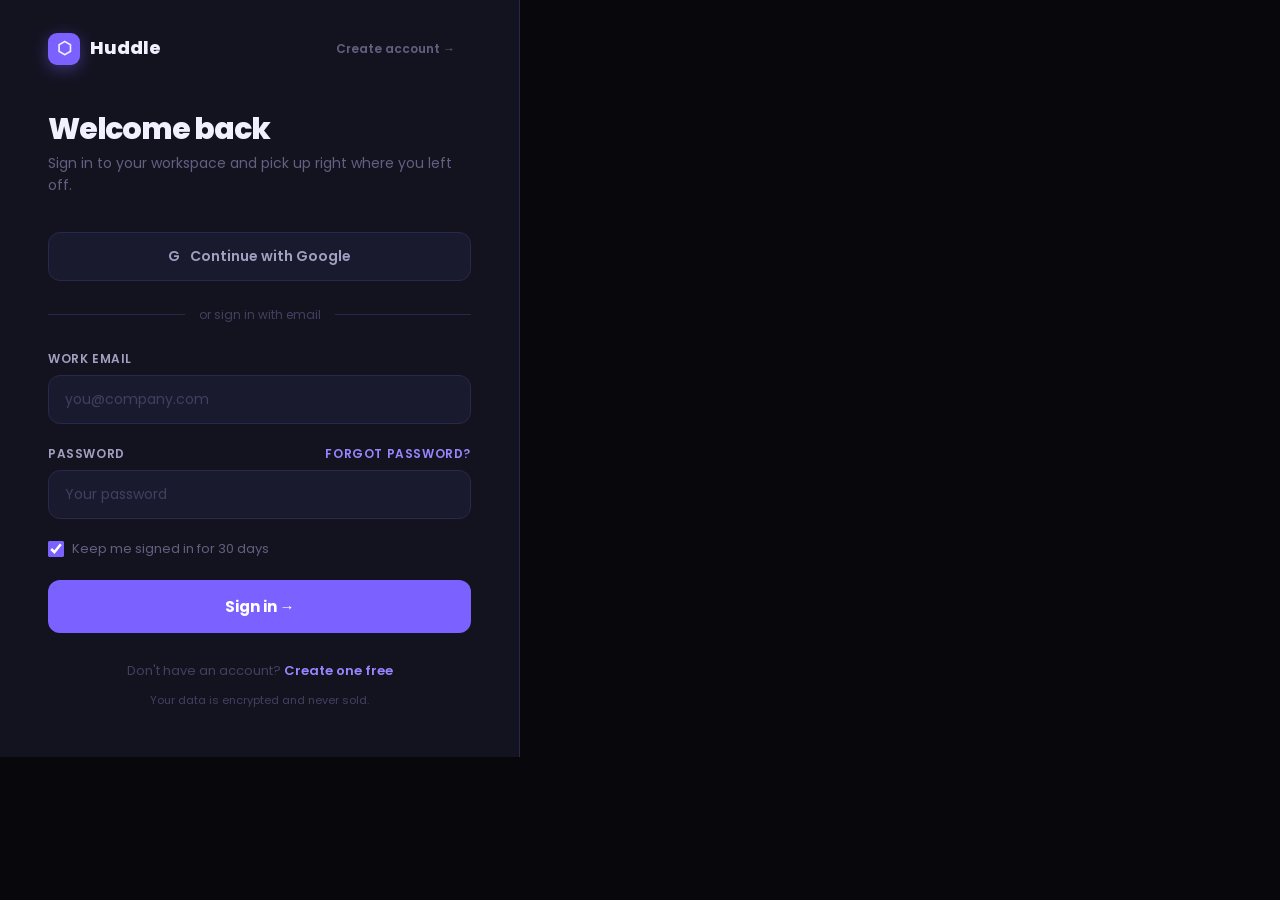
<file: login.html>
<!DOCTYPE html>
<html lang="en">
<head>
  <meta charset="UTF-8"/>
  <meta name="viewport" content="width=device-width, initial-scale=1.0"/>
  <title>Sign In — Huddle</title>
  <link rel="stylesheet" href="style.css"/>
  <link rel="stylesheet" href="responsive.css"/>
  <style>
    body { min-height:100vh; }

    .auth-left {
      width: 520px; flex-shrink:0;
      background: var(--surface);
      border-right: 1px solid var(--border-2);
      display: flex; flex-direction: column;
      overflow-y: auto;
    }
    .auth-left-header {
      padding: 32px 48px 0;
      display: flex; align-items:center; justify-content:space-between;
    }
    .auth-brand { display:flex; align-items:center; gap:10px; font-size:18px; font-weight:800; }
    .auth-brand-logo { width:32px; height:32px; background:var(--primary); border-radius:9px; display:flex; align-items:center; justify-content:center; font-size:17px; box-shadow:0 4px 16px rgba(123,97,255,0.4); }
    .auth-form-wrap { padding: 48px 48px; flex:1; }
    .auth-title { font-size:30px; font-weight:800; letter-spacing:-1.2px; margin-bottom:6px; }
    .auth-subtitle { font-size:14px; color:var(--text-3); margin-bottom:36px; line-height:1.6; }

    .btn-auth-submit {
      width:100%;
      background: var(--primary);
      color: #fff;
      border: none;
      border-radius: var(--r);
      padding: 15px;
      font-size: 15px;
      font-weight: 700;
      font-family: var(--font);
      cursor: pointer;
      transition: var(--t);
      margin-top: 8px;
      display: flex; align-items:center; justify-content:center; gap:8px;
    }
    .btn-auth-submit:hover { background:var(--primary-2); transform:translateY(-2px); box-shadow:0 8px 30px rgba(123,97,255,0.45); }

    .btn-social {
      width:100%;
      background: var(--surface-2);
      border: 1px solid var(--border-2);
      border-radius: var(--r);
      padding: 13px;
      font-size: 14px; font-weight: 600;
      font-family: var(--font); color: var(--text-2);
      cursor: pointer; transition: var(--t);
      display: flex; align-items:center; justify-content:center; gap:10px;
      margin-bottom: 10px;
    }
    .btn-social:hover { border-color:var(--border-3); color:var(--text); background:var(--surface-3); }

    .auth-divider { display:flex; align-items:center; gap:14px; margin:24px 0; font-size:12px; color:var(--text-4); }
    .auth-divider::before, .auth-divider::after { content:''; flex:1; height:1px; background:var(--border-2); }

    .forgot-link { float:right; font-size:12px; color:var(--primary-2); font-weight:600; }
    .forgot-link:hover { text-decoration:underline; }

    .demo-notice {
      background: linear-gradient(135deg, var(--primary-dim), rgba(35,209,139,0.06));
      border: 1px solid rgba(123,97,255,0.2);
      border-radius: var(--r);
      padding: 16px 18px;
      margin-bottom: 28px;
    }
    .demo-notice-title { font-size:12px; font-weight:700; color:var(--primary-2); margin-bottom:5px; display:flex; align-items:center; gap:6px; }
    .demo-notice p { font-size:12px; color:var(--text-3); line-height:1.6; }

    .workspace-chip {
      display: flex; align-items: center; gap: 12px;
      background: var(--surface-2); border: 1px solid var(--border-2);
      border-radius: var(--r); padding: 12px 16px;
      margin-bottom: 20px; cursor: pointer; transition: var(--t);
    }
    .workspace-chip:hover { border-color:var(--primary); background:var(--primary-dim); }
    .ws-chip-logo { width:36px; height:36px; background:var(--primary); border-radius:10px; display:flex; align-items:center; justify-content:center; font-size:16px; font-weight:800; color:#fff; flex-shrink:0; }
    .ws-chip-name { font-size:14px; font-weight:700; }
    .ws-chip-url { font-size:12px; color:var(--text-4); margin-top:1px; }
    .ws-chip-arrow { margin-left:auto; font-size:16px; color:var(--text-4); }

    .auth-footer-text { text-align:center; font-size:13px; color:var(--text-4); margin-top:28px; }
    .auth-footer-text a { color:var(--primary-2); font-weight:600; }
    .auth-footer-text a:hover { text-decoration:underline; }

    
  </style>
</head>
<body>

  <!-- LEFT: FORM -->
  <div class="auth-left">
    <div class="auth-left-header">
      <a href="index.html" class="auth-brand">
        <div class="auth-brand-logo">⬡</div>
        Huddle
      </a>
      <a href="signup.html" class="btn btn-ghost btn-sm">Create account →</a>
    </div>
    <div class="auth-form-wrap">
      <h1 class="auth-title">Welcome back</h1>
      <p class="auth-subtitle">Sign in to your workspace and pick up right where you left off.</p>

      <div class="workspace-chip" id="wsChip" style="display:none" onclick="prefillEmail()">
        <div class="ws-chip-logo">A</div>
        <div>
          <div class="ws-chip-name">Acme Corp</div>
          <div class="ws-chip-url">huddle.app/acme-corp</div>
        </div>
        <span class="ws-chip-arrow">→</span>
      </div>

      <button class="btn-social">
        <span>G</span> Continue with Google
      </button>

      <div class="auth-divider">or sign in with email</div>

      <form id="loginForm">
        <div class="form-group">
          <label class="form-label">Work email</label>
          <input type="email" class="input" id="email" placeholder="you@company.com" id="email" placeholder="you@company.com" required/>
        </div>
        <div class="form-group">
          <label class="form-label">
            Password
            <a href="#" class="forgot-link">Forgot password?</a>
          </label>
          <input type="password" class="input" id="password" placeholder="Your password"  required/>
        </div>
        <div style="display:flex;align-items:center;gap:8px;margin-bottom:20px">
          <input type="checkbox" id="rememberMe" checked style="width:16px;height:16px;accent-color:var(--primary)"/>
          <label for="rememberMe" style="font-size:13px;color:var(--text-3);cursor:pointer">Keep me signed in for 30 days</label>
        </div>
        <button type="submit" class="btn-auth-submit">Sign in →</button>
      </form>

      <p class="auth-footer-text">
        Don't have an account? <a href="signup.html">Create one free</a>
      </p>
      <p class="auth-footer-text" style="margin-top:10px;font-size:11px">
        Your data is encrypted and never sold.
      </p>
    </div>
  </div>

  <div id="toast-container" class="toast-container"></div>

  <script>
    !function(){var i="analytics",analytics=window[i]=window[i]||[];if(!analytics.initialize)if(analytics.invoked)window.console&&console.error&&console.error("Segment snippet included twice.");else{analytics.invoked=!0;analytics.methods=["trackSubmit","trackClick","trackLink","trackForm","pageview","identify","reset","group","track","ready","alias","debug","page","once","off","on","addSourceMiddleware","addIntegrationMiddleware","setAnonymousId","addDestinationMiddleware","register"];analytics.factory=function(e){return function(){if(window[i].initialized)return window[i][e].apply(window[i],arguments);var n=Array.prototype.slice.call(arguments);if(["track","screen","alias","group","page","identify"].indexOf(e)>-1){var c=document.querySelector("link[rel='canonical']");n.push({__t:"bpc",c:c&&c.getAttribute("href")||void 0,p:location.pathname,u:location.href,s:location.search,t:document.title,r:document.referrer})}n.unshift(e);analytics.push(n);return analytics}};for(var n=0;n<analytics.methods.length;n++){var key=analytics.methods[n];analytics[key]=analytics.factory(key)}analytics.load=function(key,n){var t=document.createElement("script");t.type="text/javascript";t.async=!0;t.setAttribute("data-global-segment-analytics-key",i);t.src="https://cdn.segment.com/analytics.js/v1/"+key+"/analytics.min.js";var r=document.getElementsByTagName("script")[0];r.parentNode.insertBefore(t,r);analytics._loadOptions=n};analytics._writeKey="0FJsrei6MJmx1puHq61YzlCYdOBeoA0d";analytics._cdn="https://cdn.segment.com";analytics.SNIPPET_VERSION="5.2.0";
    analytics.load("0FJsrei6MJmx1puHq61YzlCYdOBeoA0d");
    analytics.page();
    }}();
  </script>
  <script src="segment.js"></script>
  <script>
    window.addEventListener('huddle:event', e => addSegEvent(e.detail));
    HuddleAnalytics.page('Login Page');

    // Pre-fill from sessionStorage if user exists
    const _savedUser = JSON.parse(sessionStorage.getItem('huddle_user') || 'null');
    const _savedWs   = JSON.parse(sessionStorage.getItem('huddle_workspace') || 'null');
    function prefillEmail() {
      if (_savedUser) document.getElementById('email').value = _savedUser.email || '';
    }
    if (_savedUser && _savedWs) {
      const chip = document.getElementById('wsChip');
      if (chip) {
        chip.style.display = 'flex';
        document.getElementById('chipLogo').textContent = (_savedWs.name || 'W').charAt(0).toUpperCase();
        document.getElementById('chipName').textContent = _savedWs.name || 'Workspace';
        document.getElementById('chipUrl').textContent  = 'huddle.app/' + (_savedWs.name || 'workspace').toLowerCase().replace(/\s+/g, '-');
        document.getElementById('email').value = _savedUser.email || '';
      }
    }

    document.getElementById('loginForm').addEventListener('submit', function(e) {
      e.preventDefault();
      const email = document.getElementById('email').value;

      // If returning user exists in session, keep their data intact
      let loginUser = _savedUser;
      if (!loginUser) {
        // New login with no session — create minimal user
        loginUser = { id: 'usr_' + Math.random().toString(36).substr(2,8), name: email.split('@')[0], email, role: 'admin', plan: 'free', created_at: new Date().toISOString() };
        sessionStorage.setItem('huddle_user', JSON.stringify(loginUser));
      }
      // Do NOT overwrite workspace — keep whatever was saved from onboarding
      if (!sessionStorage.getItem('huddle_workspace')) {
        // Only set a blank workspace if truly nothing exists
        const wsId = 'ws_' + Math.random().toString(36).substr(2,8);
        sessionStorage.setItem('huddle_workspace', JSON.stringify({ id: wsId, name: loginUser.name + "'s Workspace", members: 0, channels_list: [], members_list: [], messages: 0, plan: 'free' }));
      }

      HuddleAnalytics.identify(loginUser);
      HuddleAnalytics.userLoggedIn({ user_id: loginUser.id, email, workspace_id: JSON.parse(sessionStorage.getItem('huddle_workspace')).id });
      showToast('Signed in', 'Welcome back to Huddle', 'success');
      setTimeout(() => { window.location.href = 'app.html'; }, 900);
    });
  </script>
</body>
</html>
</file>
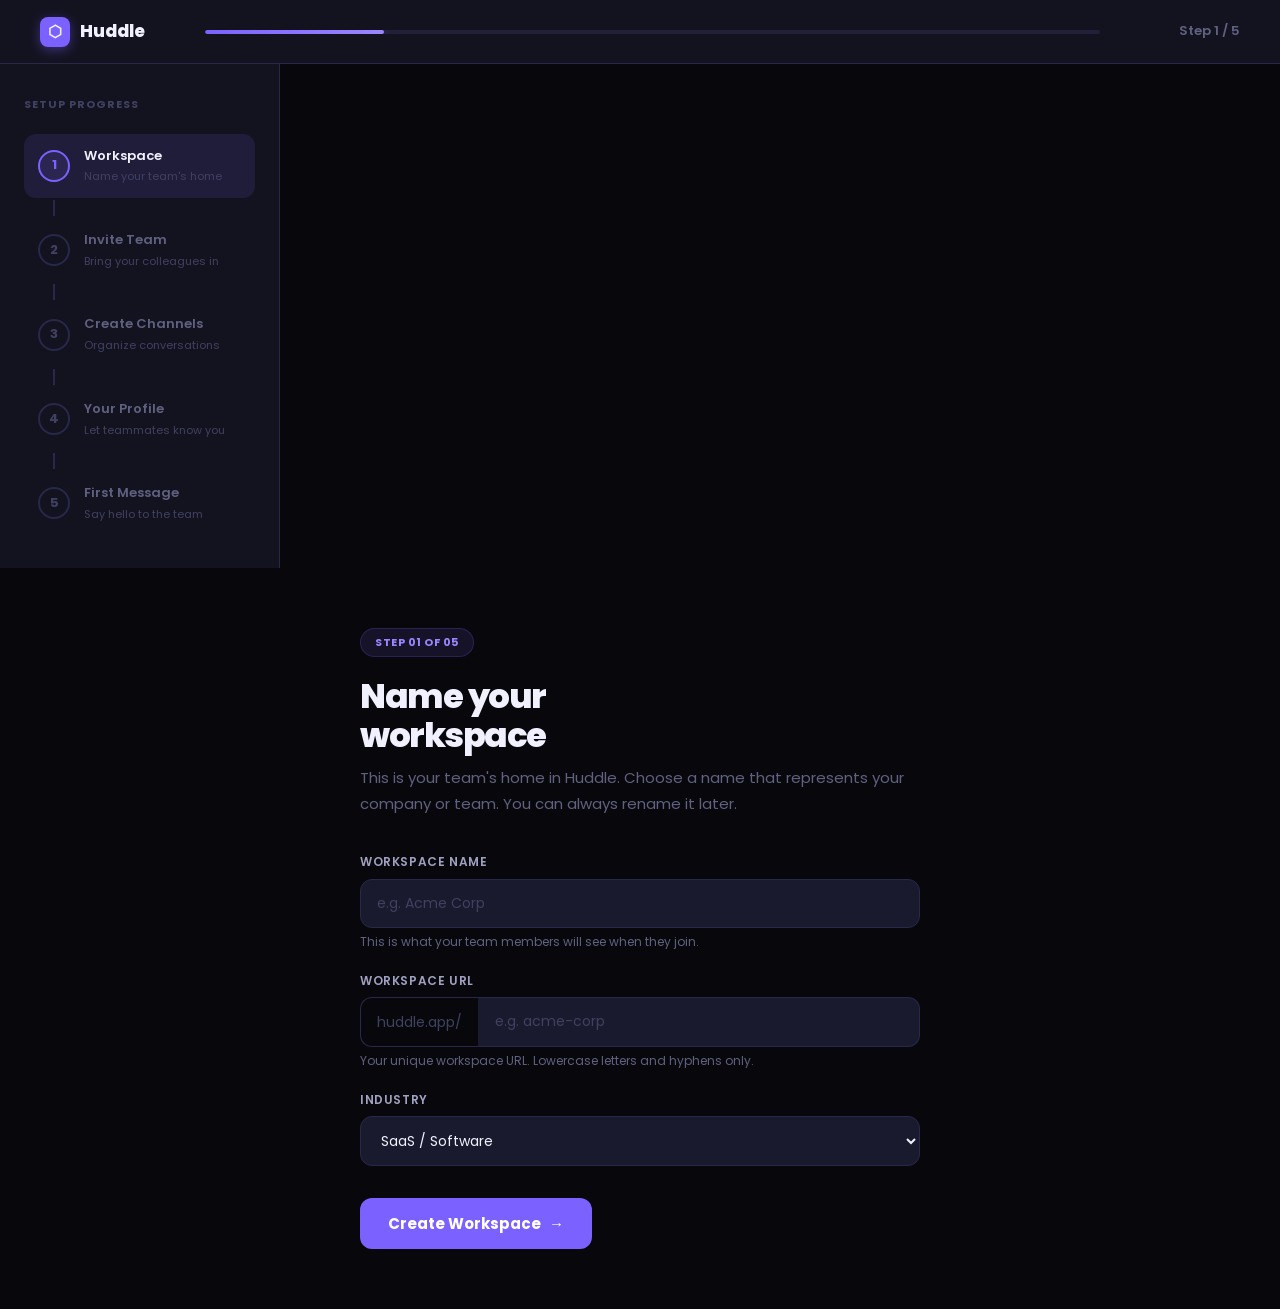
<file: onboarding.html>
<!DOCTYPE html>
<html lang="en">
<head>
  <meta charset="UTF-8"/>
  <meta name="viewport" content="width=device-width, initial-scale=1.0"/>
  <title>Set Up Workspace — Huddle</title>
  <link rel="stylesheet" href="style.css"/>
  <link rel="stylesheet" href="responsive.css"/>
  <style>
    body { min-height:100vh; display:flex; flex-direction:column; background:var(--bg); }

    /* TOP BAR */
    .ob-topbar {
      display:flex; align-items:center; justify-content:space-between;
      padding:0 40px; height:64px;
      background:var(--surface); border-bottom:1px solid var(--border-2);
      flex-shrink:0;
    }
    .ob-brand { display:flex; align-items:center; gap:10px; font-size:17px; font-weight:800; }
    .ob-brand-logo { width:30px; height:30px; background:var(--primary); border-radius:8px; display:flex; align-items:center; justify-content:center; font-size:16px; box-shadow:0 3px 12px rgba(123,97,255,0.4); }
    .ob-progress-track {
      flex:1; margin:0 60px;
      height:4px; background:var(--surface-3);
      border-radius:999px; overflow:hidden;
    }
    .ob-progress-fill {
      height:100%;
      background:linear-gradient(90deg, var(--primary), var(--primary-2));
      border-radius:999px;
      transition:width 0.6s cubic-bezier(0.4,0,0.2,1);
      box-shadow:0 0 12px rgba(123,97,255,0.4);
    }
    .ob-step-label { font-size:13px; font-weight:600; color:var(--text-3); min-width:80px; text-align:right; }

    /* MAIN LAYOUT */
    .ob-body {
      flex:1; display:flex; overflow:hidden;
    }

    /* SIDEBAR */
    .ob-sidebar {
      width:280px; flex-shrink:0;
      background:var(--surface); border-right:1px solid var(--border-2);
      padding:32px 24px;
      overflow-y:auto;
    }
    .ob-sidebar-title { font-size:11px; font-weight:700; text-transform:uppercase; letter-spacing:1px; color:var(--text-4); margin-bottom:20px; }
    .ob-step-list { display:flex; flex-direction:column; gap:2px; }
    .ob-step-row {
      display:flex; align-items:center; gap:14px;
      padding:12px 14px; border-radius:var(--r);
      cursor:default; transition:var(--t);
      position:relative;
    }
    .ob-step-row.active { background:var(--primary-dim); }
    .ob-step-row.done { opacity:0.8; }
    .ob-step-num {
      width:32px; height:32px; border-radius:50%;
      display:flex; align-items:center; justify-content:center;
      font-size:13px; font-weight:700;
      border:2px solid var(--border-2);
      color:var(--text-4); flex-shrink:0;
      transition:var(--t);
    }
    .ob-step-row.active .ob-step-num { border-color:var(--primary); color:var(--primary); background:var(--primary-dim); }
    .ob-step-row.done .ob-step-num  { border-color:var(--success); color:var(--success); background:var(--success-dim); }
    .ob-step-info { flex:1; min-width:0; }
    .ob-step-name { font-size:13px; font-weight:600; color:var(--text-3); }
    .ob-step-row.active .ob-step-name { color:var(--text); }
    .ob-step-row.done .ob-step-name  { color:var(--text-2); }
    .ob-step-desc { font-size:11px; color:var(--text-4); margin-top:2px; }
    .ob-step-connector { width:2px; height:16px; background:var(--border-2); margin:0 0 0 29px; }

    /* EVENT LOG */
    .ob-event-sidebar {
      padding:24px;
      border-top:1px solid var(--border-2);
      margin-top:auto;
    }
    .ob-event-title { font-size:11px; font-weight:700; text-transform:uppercase; letter-spacing:1px; color:var(--text-4); margin-bottom:12px; display:flex; align-items:center; gap:8px; }

    /* MAIN CONTENT */
    .ob-main {
      flex:1; overflow-y:auto;
      display:flex; align-items:flex-start; justify-content:center;
      padding:60px 48px;
    }
    .ob-content { width:100%; max-width:560px; }

    /* STEP PANEL */
    .ob-panel { display:none; }
    .ob-panel.active { display:block; animation:fadeUp 0.35s ease; }

    .ob-panel-badge {
      display:inline-flex; align-items:center; gap:6px;
      background:var(--primary-dim); border:1px solid rgba(123,97,255,0.2);
      border-radius:var(--r-full); padding:5px 14px;
      font-size:11px; font-weight:700; color:var(--primary-2);
      text-transform:uppercase; letter-spacing:0.5px;
      margin-bottom:20px;
    }
    .ob-panel-title { font-size:34px; font-weight:800; letter-spacing:-1.5px; margin-bottom:10px; }
    .ob-panel-subtitle { font-size:15px; color:var(--text-3); margin-bottom:36px; line-height:1.7; }

    .ob-btn-row { display:flex; align-items:center; gap:12px; margin-top:32px; }
    .ob-next-btn {
      background:var(--primary); color:#fff; border:none;
      border-radius:var(--r); padding:14px 28px;
      font-size:15px; font-weight:700; font-family:var(--font);
      cursor:pointer; transition:var(--t);
      display:flex; align-items:center; gap:8px;
    }
    .ob-next-btn:hover { background:var(--primary-2); transform:translateY(-2px); box-shadow:0 8px 30px rgba(123,97,255,0.4); }
    .ob-skip-btn { background:none; border:none; color:var(--text-4); font-size:13px; font-family:var(--font); cursor:pointer; padding:12px; transition:var(--t); }
    .ob-skip-btn:hover { color:var(--text-3); }

    /* INVITE SECTION */
    .invite-add-row { display:flex; gap:10px; margin-bottom:16px; }
    .invite-add-row .input { flex:1; }
    .invite-chips { display:flex; flex-direction:column; gap:8px; margin-bottom:16px; }
    .invite-chip {
      display:flex; align-items:center; gap:12px;
      background:var(--surface-2); border:1px solid var(--border-2);
      border-radius:var(--r); padding:12px 16px;
    }
    .invite-chip-av { width:32px; height:32px; border-radius:50%; background:var(--primary-dim); border:1px solid rgba(123,97,255,0.2); display:flex; align-items:center; justify-content:center; font-size:12px; font-weight:700; color:var(--primary-2); flex-shrink:0; }
    .invite-chip-email { flex:1; font-size:13px; color:var(--text-2); }
    .invite-chip-status { font-size:10px; font-weight:700; color:var(--text-4); background:var(--surface-3); padding:3px 8px; border-radius:4px; }
    .invite-chip-remove { background:none; border:none; color:var(--text-4); font-size:18px; cursor:pointer; line-height:1; transition:var(--t); padding:0; }
    .invite-chip-remove:hover { color:var(--danger); }
    .invite-help { background:var(--surface-2); border:1px solid var(--border); border-radius:var(--r); padding:14px 16px; font-size:12px; color:var(--text-3); line-height:1.6; }
    .invite-help strong { color:var(--text-2); }

    /* CHANNEL SECTION */
    .channel-chips { display:flex; flex-direction:column; gap:8px; margin-bottom:16px; }
    .channel-chip {
      display:flex; align-items:center; gap:12px;
      background:var(--surface-2); border:1px solid var(--border-2);
      border-radius:var(--r); padding:13px 16px;
      transition:var(--t);
    }
    .channel-chip.default-ch { border-style:dashed; }
    .ch-icon-pill {
      width:32px; height:32px; border-radius:8px;
      background:var(--surface-3); display:flex; align-items:center; justify-content:center;
      font-size:13px; font-weight:700; color:var(--text-2); flex-shrink:0;
    }
    .ch-icon-pill.private { background:var(--warning-dim); color:var(--warning); }
    .ch-name-text { flex:1; font-size:14px; font-weight:600; }
    .ch-type-label { font-size:11px; color:var(--text-4); }
    .channel-type-switch {
      display:flex; gap:8px; margin-bottom:16px;
    }
    .ch-type-btn {
      flex:1; padding:10px; border-radius:var(--r-sm);
      border:1px solid var(--border-2); background:var(--surface-2);
      color:var(--text-3); font-size:13px; font-weight:600;
      font-family:var(--font); cursor:pointer; transition:var(--t);
      text-align:center;
    }
    .ch-type-btn.selected { border-color:var(--primary); color:var(--primary); background:var(--primary-dim); }

    /* PROFILE SECTION */
    .profile-preview-card {
      background:var(--surface-2); border:1px solid var(--border-2);
      border-radius:var(--r-md); padding:24px;
      display:flex; align-items:center; gap:20px;
      margin-bottom:28px;
    }
    .profile-big-av {
      width:72px; height:72px; border-radius:20px;
      display:flex; align-items:center; justify-content:center;
      font-size:28px; font-weight:800; color:#fff;
      flex-shrink:0; background:var(--primary);
      box-shadow:0 8px 24px rgba(123,97,255,0.4);
    }
    .profile-preview-name { font-size:22px; font-weight:800; letter-spacing:-0.5px; }
    .profile-preview-role { font-size:14px; color:var(--text-3); margin-top:4px; }
    .profile-preview-workspace { display:flex; align-items:center; gap:8px; margin-top:8px; font-size:12px; color:var(--text-4); }
    .profile-preview-workspace-dot { width:16px; height:16px; border-radius:4px; background:var(--primary); display:flex; align-items:center; justify-content:center; font-size:9px; font-weight:700; color:#fff; }

    /* FIRST MESSAGE SECTION */
    .first-msg-preview {
      background:var(--surface-2); border:1px solid var(--border-2);
      border-radius:var(--r-md); overflow:hidden; margin-bottom:24px;
    }
    .fmp-header {
      display:flex; align-items:center; gap:10px;
      padding:14px 18px; background:var(--sidebar);
      border-bottom:1px solid var(--border);
    }
    .fmp-channel { font-size:14px; font-weight:700; }
    .fmp-members { font-size:12px; color:var(--text-4); margin-left:auto; }
    .fmp-body { padding:16px; }
    .fmp-existing { display:flex; flex-direction:column; gap:10px; margin-bottom:16px; }
    .fmp-msg { display:flex; gap:10px; }
    .fmp-av { width:30px; height:30px; border-radius:8px; flex-shrink:0; display:flex; align-items:center; justify-content:center; font-size:12px; font-weight:700; color:#fff; }
    .fmp-meta { font-size:12px; margin-bottom:3px; }
    .fmp-author { font-weight:700; }
    .fmp-time { color:var(--text-4); margin-left:6px; }
    .fmp-text { font-size:13px; color:var(--text-2); line-height:1.5; }
    .fmp-input-wrap { display:flex; gap:10px; align-items:flex-start; }
    .fmp-your-av { width:30px; height:30px; border-radius:8px; flex-shrink:0; display:flex; align-items:center; justify-content:center; font-size:12px; font-weight:700; color:#fff; background:var(--primary); }
    .fmp-textarea {
      flex:1; background:var(--surface); border:1.5px solid var(--border-2);
      border-radius:var(--r-sm); padding:10px 14px;
      font-size:13px; color:var(--text); font-family:var(--font);
      resize:none; line-height:1.6; transition:var(--t);
    }
    .fmp-textarea:focus { border-color:var(--primary); outline:none; box-shadow:0 0 0 4px var(--primary-dim); }

    /* SUCCESS */
    .ob-success { text-align:center; }
    .success-emoji { font-size:72px; animation:popIn 0.6s cubic-bezier(0.34,1.56,0.64,1) forwards; display:block; margin-bottom:16px; }
    .success-confetti { display:flex; justify-content:center; gap:10px; font-size:28px; margin-bottom:24px; }
    .ob-success h2 { font-size:36px; font-weight:800; letter-spacing:-1.5px; margin-bottom:12px; }
    .ob-success p { font-size:16px; color:var(--text-3); margin-bottom:32px; line-height:1.7; }
    .success-summary {
      background:var(--surface-2); border:1px solid var(--border-2);
      border-radius:var(--r-md); padding:24px;
      text-align:left; margin-bottom:28px;
      display:flex; flex-direction:column; gap:10px;
    }
    .summary-row { display:flex; align-items:center; gap:10px; font-size:13px; color:var(--text-2); }
    .summary-row span { color:var(--success); font-size:16px; }
  </style>
</head>
<body>

  <!-- TOP BAR -->
  <div class="ob-topbar">
    <a href="index.html" class="ob-brand">
      <div class="ob-brand-logo">⬡</div>
      Huddle
    </a>
    <div class="ob-progress-track">
      <div class="ob-progress-fill" id="progressFill" style="width:20%"></div>
    </div>
    <span class="ob-step-label" id="stepLabel">Step 1 / 5</span>
  </div>

  <div class="ob-body">

    <!-- SIDEBAR -->
    <div class="ob-sidebar">
      <div class="ob-sidebar-title">Setup Progress</div>
      <div class="ob-step-list">
        <div class="ob-step-row active" id="sr1">
          <div class="ob-step-num" id="sn1">1</div>
          <div class="ob-step-info">
            <div class="ob-step-name">Workspace</div>
            <div class="ob-step-desc">Name your team's home</div>
          </div>
        </div>
        <div class="ob-step-connector"></div>
        <div class="ob-step-row" id="sr2">
          <div class="ob-step-num" id="sn2">2</div>
          <div class="ob-step-info">
            <div class="ob-step-name">Invite Team</div>
            <div class="ob-step-desc">Bring your colleagues in</div>
          </div>
        </div>
        <div class="ob-step-connector"></div>
        <div class="ob-step-row" id="sr3">
          <div class="ob-step-num" id="sn3">3</div>
          <div class="ob-step-info">
            <div class="ob-step-name">Create Channels</div>
            <div class="ob-step-desc">Organize conversations</div>
          </div>
        </div>
        <div class="ob-step-connector"></div>
        <div class="ob-step-row" id="sr4">
          <div class="ob-step-num" id="sn4">4</div>
          <div class="ob-step-info">
            <div class="ob-step-name">Your Profile</div>
            <div class="ob-step-desc">Let teammates know you</div>
          </div>
        </div>
        <div class="ob-step-connector"></div>
        <div class="ob-step-row" id="sr5">
          <div class="ob-step-num" id="sn5">5</div>
          <div class="ob-step-info">
            <div class="ob-step-name">First Message</div>
            <div class="ob-step-desc">Say hello to the team</div>
          </div>
        </div>
      </div>

      </div></div>

    <!-- MAIN -->
    <div class="ob-main">
      <div class="ob-content">

        <!-- STEP 1: WORKSPACE -->
        <div class="ob-panel active" id="panel1">
          <div class="ob-panel-badge">Step 01 of 05</div>
          <h2 class="ob-panel-title">Name your<br/>workspace </h2>
          <p class="ob-panel-subtitle">This is your team's home in Huddle. Choose a name that represents your company or team. You can always rename it later.</p>

          <div class="form-group">
            <label class="form-label">Workspace name</label>
            <input type="text" class="input" id="workspaceName" placeholder="e.g. Acme Corp"/>
            <div class="form-hint">This is what your team members will see when they join.</div>
          </div>
          <div class="form-group">
            <label class="form-label">Workspace URL</label>
            <div style="display:flex;align-items:stretch;gap:0">
              <span style="background:var(--bg);border:1.5px solid var(--border-2);border-right:none;padding:13px 16px;border-radius:var(--r) 0 0 var(--r);font-size:14px;color:var(--text-4);white-space:nowrap;display:flex;align-items:center">huddle.app/</span>
              <input type="text" class="input" id="workspaceUrl" placeholder="e.g. acme-corp" style="border-radius:0 var(--r) var(--r) 0;border-left-color:transparent"/>
            </div>
            <div class="form-hint">Your unique workspace URL. Lowercase letters and hyphens only.</div>
          </div>
          <div class="form-group">
            <label class="form-label">Industry</label>
            <select class="input" id="industry">
              <option>SaaS / Software</option>
              <option>E-commerce</option>
              <option>Marketing Agency</option>
              <option>Healthcare</option>
              <option>Finance / Fintech</option>
              <option>Education</option>
              <option>Other</option>
            </select>
          </div>
          <div class="ob-btn-row">
            <button class="ob-next-btn" onclick="nextStep(1)">
              Create Workspace <span>→</span>
            </button>
          </div>
        </div>

        <!-- STEP 2: INVITE -->
        <div class="ob-panel" id="panel2">
          <div class="ob-panel-badge">Step 02 of 05</div>
          <h2 class="ob-panel-title">Invite your<br/>team </h2>
          <p class="ob-panel-subtitle">Huddle works best when your whole team is here. Invite your colleagues to get started.</p>

          <div class="invite-chips" id="inviteList"></div>
          <div class="invite-add-row">
            <input type="email" class="input" id="inviteInput" placeholder="teammate@company.com"/>
            <button class="btn btn-outline" onclick="addInvite()" style="flex-shrink:0">+ Add</button>
          </div>
          <div class="ob-btn-row">
            <button class="ob-next-btn" onclick="nextStep(2)">Send Invites →</button>
            <button class="ob-skip-btn" onclick="nextStep(2)">Skip for now</button>
          </div>
        </div>

        <!-- STEP 3: CHANNELS -->
        <div class="ob-panel" id="panel3">
          <div class="ob-panel-badge">Step 03 of 05</div>
          <h2 class="ob-panel-title">Create your<br/>channels </h2>
          <p class="ob-panel-subtitle">Channels keep conversations organized by topic or project. Organize conversations by topic, project, or team.</p>

          <div class="channel-chips" id="channelList">
            <div class="channel-chip default-ch">
              <div class="ch-icon-pill">#</div>
              <div style="flex:1"><div class="ch-name-text"># general</div></div>
              <div class="ch-type-label">Default · Public</div>
            </div>
            <div class="channel-chip default-ch">
              <div class="ch-icon-pill">#</div>
              <div style="flex:1"><div class="ch-name-text"># random</div></div>
              <div class="ch-type-label">Default · Public</div>
            </div>
          </div>

          <div class="channel-type-switch">
            <button class="ch-type-btn selected" id="chTypePublic" onclick="setChType('public')">🌐 Public</button>
            <button class="ch-type-btn" id="chTypePrivate" onclick="setChType('private')">🔒 Private</button>
          </div>
          <div class="invite-add-row">
            <input type="text" class="input" id="channelInput" placeholder="e.g. marketing, engineering, design..."/>
            <button class="btn btn-outline" onclick="addChannel()" style="flex-shrink:0">+ Create</button>
          </div>
          <div class="ob-btn-row">
            <button class="ob-next-btn" onclick="nextStep(3)">Continue →</button>
          </div>
        </div>

        <!-- STEP 4: PROFILE -->
        <div class="ob-panel" id="panel4">
          <div class="ob-panel-badge">Step 04 of 05</div>
          <h2 class="ob-panel-title">Complete your<br/>profile </h2>
          <p class="ob-panel-subtitle">Help your teammates know who you are. Help your teammates know who you are.</p>

          <div class="profile-preview-card">
            <div class="profile-big-av" id="profileBigAv">J</div>
            <div>
              <div class="profile-preview-name" id="profilePreviewName">John Smith</div>
              <div class="profile-preview-role" id="profilePreviewRole">Add your role below...</div>
              <div class="profile-preview-workspace">
                <div class="profile-preview-workspace-dot">A</div>
                <span id="profilePreviewWs">Your Workspace</span>
              </div>
            </div>
          </div>

          <div class="form-group">
            <label class="form-label">Display name</label>
            <input type="text" class="input" id="displayName" placeholder="How should teammates address you?"
              oninput="document.getElementById('profilePreviewName').textContent=this.value||'Your name';document.getElementById('profileBigAv').textContent=(this.value||'?')[0].toUpperCase()"/>
          </div>
          <div class="form-group">
            <label class="form-label">Job title / Role</label>
            <input type="text" class="input" id="jobTitle" placeholder="e.g. Product Manager, Engineer, Designer"
              oninput="document.getElementById('profilePreviewRole').textContent=this.value||'Add your role below...'"/>
          </div>
          <div style="display:grid;grid-template-columns:1fr 1fr;gap:14px">
            <div class="form-group">
              <label class="form-label">Timezone</label>
              <select class="input" id="timezone">
                <option>UTC+05:30 — India (IST)</option>
                <option>UTC+00:00 — London (GMT)</option>
                <option>UTC-05:00 — New York (EST)</option>
                <option>UTC-08:00 — San Francisco (PST)</option>
                <option>UTC+01:00 — Paris (CET)</option>
                <option>UTC+08:00 — Singapore (SGT)</option>
              </select>
            </div>
            <div class="form-group">
              <label class="form-label">Preferred language</label>
              <select class="input" id="language">
                <option>English</option>
                <option>Tamil</option>
                <option>Hindi</option>
                <option>Spanish</option>
                <option>French</option>
              </select>
            </div>
          </div>
          <div class="form-group">
            <label class="form-label">What are you working on?</label>
            <input type="text" class="input" id="currentFocus" placeholder="e.g. Q4 product launch, customer onboarding..."/>
            <div class="form-hint">This shows up as your status to help teammates know your focus.</div>
          </div>
          <div class="ob-btn-row">
            <button class="ob-next-btn" onclick="nextStep(4)">Save Profile →</button>
          </div>
        </div>

        <!-- STEP 5: FIRST MESSAGE -->
        <div class="ob-panel" id="panel5">
          <div class="ob-panel-badge">Step 05 of 05</div>
          <h2 class="ob-panel-title">Send your first<br/>message </h2>
          <p class="ob-panel-subtitle">Say hello to your team and get the conversation started.</p>

          <div class="first-msg-preview">
            <div class="fmp-header">
              <span style="color:var(--text-3)">#</span>
              <span class="fmp-channel">general</span>
              <span class="fmp-members" id="fmpMembers">1 member</span>
            </div>
            <div class="fmp-body">
              <div class="fmp-existing">
                <div class="fmp-msg">
                  <div class="fmp-av" style="background:#23D18B">K</div>
                  <div>
                    <div class="fmp-meta"><span class="fmp-author">Kim L.</span><span class="fmp-time">9:48 AM</span></div>
                    <div class="fmp-text">Welcome everyone! So excited to use Huddle. Let's build something great together </div>
                  </div>
                </div>
                <div class="fmp-msg">
                  <div class="fmp-av" style="background:#F5A623">M</div>
                  <div>
                    <div class="fmp-meta"><span class="fmp-author">Maya T.</span><span class="fmp-time">9:52 AM</span></div>
                    <div class="fmp-text">Agreed! This looks so clean. Can't wait to migrate from Slack 😄</div>
                  </div>
                </div>
              </div>
              <div class="fmp-input-wrap">
                <div class="fmp-your-av" id="yourAvatar">J</div>
                <textarea class="fmp-textarea" id="firstMsgText" rows="3" placeholder="Say hello to your team...">Hey everyone! Excited to be using Huddle. Let's make this workspace awesome </textarea>
              </div>
            </div>
          </div>

          <button class="ob-next-btn" onclick="sendFirstMessage()" style="width:100%;justify-content:center;font-size:16px;padding:16px">
             Send Message & Complete Setup
          </button>
        </div>

        <!-- SUCCESS -->
        <div class="ob-panel" id="panelSuccess">
          <div class="ob-success">
            <span class="success-emoji"></span>
            <div class="success-confetti">    </div>
            <h2>You're all set</h2>
            <p>Your workspace is live. Your team has been invited. Time to get to work.</p>
            <div class="success-summary" id="successSummary">
<div id="dynamicSummary"></div>
            </div>
            <a href="app.html" class="ob-next-btn" style="display:inline-flex;width:100%;justify-content:center;font-size:16px;padding:16px;text-decoration:none">
              Open Huddle Workspace →
            </a>
          </div>
        </div>

      </div>
    </div>
  </div>

  <div id="toast-container" class="toast-container"></div>

  <script>
    !function(){var i="analytics",analytics=window[i]=window[i]||[];if(!analytics.initialize)if(analytics.invoked)window.console&&console.error&&console.error("Segment snippet included twice.");else{analytics.invoked=!0;analytics.methods=["trackSubmit","trackClick","trackLink","trackForm","pageview","identify","reset","group","track","ready","alias","debug","page","once","off","on","addSourceMiddleware","addIntegrationMiddleware","setAnonymousId","addDestinationMiddleware","register"];analytics.factory=function(e){return function(){if(window[i].initialized)return window[i][e].apply(window[i],arguments);var n=Array.prototype.slice.call(arguments);if(["track","screen","alias","group","page","identify"].indexOf(e)>-1){var c=document.querySelector("link[rel='canonical']");n.push({__t:"bpc",c:c&&c.getAttribute("href")||void 0,p:location.pathname,u:location.href,s:location.search,t:document.title,r:document.referrer})}n.unshift(e);analytics.push(n);return analytics}};for(var n=0;n<analytics.methods.length;n++){var key=analytics.methods[n];analytics[key]=analytics.factory(key)}analytics.load=function(key,n){var t=document.createElement("script");t.type="text/javascript";t.async=!0;t.setAttribute("data-global-segment-analytics-key",i);t.src="https://cdn.segment.com/analytics.js/v1/"+key+"/analytics.min.js";var r=document.getElementsByTagName("script")[0];r.parentNode.insertBefore(t,r);analytics._loadOptions=n};analytics._writeKey="0FJsrei6MJmx1puHq61YzlCYdOBeoA0d";analytics._cdn="https://cdn.segment.com";analytics.SNIPPET_VERSION="5.2.0";
    analytics.load("0FJsrei6MJmx1puHq61YzlCYdOBeoA0d");
    analytics.page();
    }}();
  </script>
  <script src="segment.js"></script>
  <script>
    const user = JSON.parse(sessionStorage.getItem('huddle_user') || '{"id":"usr_demo","name":"John Smith","email":"john@acme.com","role":"admin"}');
    const wsId  = 'ws_' + Math.random().toString(36).substr(2,8);
    let invites = [];
    let channels = ['general','random'];
    let selectedChType = 'public';
    let currentStep = 1;
    let totalEvents = 0;

    HuddleAnalytics.init();
    HuddleAnalytics.page('Onboarding');
    window.addEventListener('huddle:event', handleEvent);

    // Pre-fill fields from signup data
    (function prefillFromSignup() {
      if (!user) return;
      // Step 1 — workspace name from company
      const wsNameEl = document.getElementById('workspaceName');
      if (wsNameEl && user.company) {
        wsNameEl.value = user.company;
        // Auto-gen URL slug
        const urlEl = document.getElementById('workspaceUrl');
        if (urlEl) urlEl.value = user.company.toLowerCase().replace(/\s+/g, '-').replace(/[^a-z0-9-]/g, '');
      }
      // Step 4 — display name from signup name
      const displayEl = document.getElementById('displayName');
      if (displayEl && user.name) {
        displayEl.value = user.name;
        const bigAv = document.getElementById('profileBigAv');
        const prevName = document.getElementById('profilePreviewName');
        if (bigAv) bigAv.textContent = user.name.charAt(0).toUpperCase();
        if (prevName) prevName.textContent = user.name;
      }
      // Step 4 — workspace preview
      const prevWs = document.getElementById('profilePreviewWs');
      if (prevWs && user.company) prevWs.textContent = user.company;
      // Step 1 — workspace URL live sync
      const wsInput = document.getElementById('workspaceName');
      if (wsInput) {
        wsInput.addEventListener('input', function() {
          const slug = this.value.toLowerCase().replace(/\s+/g, '-').replace(/[^a-z0-9-]/g, '');
          const urlEl = document.getElementById('workspaceUrl');
          if (urlEl) urlEl.value = slug;
          const prevWsEl = document.getElementById('profilePreviewWs');
          if (prevWsEl) prevWsEl.textContent = this.value || 'Your Workspace';
        });
      }
    })();

    function handleEvent(e) {
      totalEvents++;
      document.getElementById('eventCountBadge').textContent = totalEvents + ' event' + (totalEvents !== 1 ? 's' : '');
      addSegEvent(e.detail);
    }

    function goToStep(n) {
      // Hide all panels
      document.querySelectorAll('.ob-panel').forEach(p => p.classList.remove('active'));
      document.querySelectorAll('.ob-step-row').forEach(r => r.classList.remove('active'));

      // Show panel
      const panel = document.getElementById('panel' + n) || document.getElementById('panelSuccess');
      if (panel) panel.classList.add('active');

      // Activate step row
      const sr = document.getElementById('sr' + n);
      if (sr) sr.classList.add('active');

      // Update progress
      const pct = n <= 5 ? (n / 5 * 100) : 100;
      document.getElementById('progressFill').style.width = pct + '%';
      document.getElementById('stepLabel').textContent = n <= 5 ? `Step ${n} / 5` : 'Complete! ';
      currentStep = n;
    }

    function markDone(n) {
      const sr = document.getElementById('sr' + n);
      const sn = document.getElementById('sn' + n);
      if (sr) { sr.classList.remove('active'); sr.classList.add('done'); }
      if (sn) sn.textContent = '';
    }

    function nextStep(from) {
      const wsName = document.getElementById('workspaceName')?.value || 'Acme Corp';

      if (from === 1) {
        HuddleAnalytics.workspaceCreated({ workspace_id: wsId, workspace_name: wsName, workspace_url: document.getElementById('workspaceUrl')?.value, created_by: user.id, industry: document.getElementById('industry')?.value });
        HuddleAnalytics.onboardingStepCompleted({ user_id: user.id, workspace_id: wsId, step: 1, step_name: 'workspace_setup' });
        const wsIndustry = document.getElementById('industry')?.value || null;
        sessionStorage.setItem('huddle_workspace', JSON.stringify({ id: wsId, name: wsName, industry: wsIndustry, members: 0, channels_list: [], members_list: [], messages: 0, plan: 'free' }));
        // Update user with workspace_id
        const updatedUser = { ...user, workspace_id: wsId, workspace_name: wsName };
        sessionStorage.setItem('huddle_user', JSON.stringify(updatedUser));
        showToast('Workspace Created', `${wsName} · Workspace is ready`, 'success', '⚡');
      } else if (from === 2) {
        invites.forEach(em => HuddleAnalytics.inviteSent({ workspace_id: wsId, invited_by: user.id, invitee_email: em, total_invites_sent: invites.length }));
        HuddleAnalytics.onboardingStepCompleted({ user_id: user.id, workspace_id: wsId, step: 2, step_name: 'invite_team' });
        showToast('Invites Sent', `${invites.length} invite${invites.length !== 1 ? 's' : ''} invite(s) sent — ${invites.length}`, invites.length ? 'success' : 'info', '📧');
      } else if (from === 3) {
        HuddleAnalytics.onboardingStepCompleted({ user_id: user.id, workspace_id: wsId, step: 3, step_name: 'create_channels' });
        showToast('Channels Ready', `${channels.length} channels created · channels ready`, 'success', '');
      } else if (from === 4) {
        const jobTitle    = document.getElementById('jobTitle').value;
        const timezone    = document.getElementById('timezone').value;
        const language    = document.getElementById('language').value;
        const curFocus    = document.getElementById('currentFocus').value;
        const displayName = document.getElementById('displayName').value;
        const fields = ['name', jobTitle ? 'title' : null, 'timezone', 'language', curFocus ? 'focus' : null].filter(Boolean);
        const pct = Math.round((fields.length / 5) * 100);
        // Update user in sessionStorage with profile traits
        const profileUser = { ...user, name: displayName || user.name, job_title: jobTitle, timezone, preferred_language: language, current_focus: curFocus };
        sessionStorage.setItem('huddle_user', JSON.stringify(profileUser));
        // Fire identify() so traits land in Segment unified profile
        HuddleAnalytics.profileUpdated({ job_title: jobTitle, timezone, language, current_focus: curFocus, completion_pct: pct });
        HuddleAnalytics.profileCompleted({ user_id: user.id, workspace_id: wsId, fields_filled: fields, completion_pct: pct });
        HuddleAnalytics.onboardingStepCompleted({ user_id: user.id, workspace_id: wsId, step: 4, step_name: 'profile_completed' });
        showToast('Profile saved', 'Your profile has been updated', 'success');
      }

      markDone(from);
      goToStep(from + 1);
    }

    function sendFirstMessage() {
      HuddleAnalytics.firstMessageSent({ user_id: user.id, workspace_id: wsId, channel_id: 'ch_general' });
      HuddleAnalytics.onboardingStepCompleted({ user_id: user.id, workspace_id: wsId, step: 5, step_name: 'first_message' });
      markDone(5);
      // Build dynamic summary
      const wsName = document.getElementById('workspaceName')?.value || 'your workspace';
      const channelCount = channels.length;
      const inviteCount  = invites.length;
      const summaryRows = [
        { text: 'Workspace "' + wsName + '" created', done: true },
        { text: inviteCount > 0 ? inviteCount + ' teammate' + (inviteCount>1?'s':'') + ' invited (' + invites.join(', ') + ')' : 'No invites sent — you can invite later', done: inviteCount > 0 },
        { text: channelCount + ' channel' + (channelCount>1?'s':'') + ' created (' + channels.slice(0,3).join(', ') + (channels.length>3?'...':'') + ')', done: true },
        { text: 'Profile completed', done: true },
        { text: 'First message sent', done: true },
      ];
      const summaryEl = document.getElementById('dynamicSummary');
      if (summaryEl) {
        summaryEl.innerHTML = summaryRows.map(r =>
          '<div class="summary-row"><span style="color:' + (r.done ? 'var(--success)' : 'var(--text-4)') + '">' + (r.done ? 'ok' : 'skip') + '</span> ' + r.text + '</div>'
        ).join('');
      }
      document.getElementById('progressFill').style.width = '100%';
      document.getElementById('stepLabel').textContent = 'Complete!';
      document.querySelectorAll('.ob-step-row').forEach(r => { r.classList.add('done'); r.classList.remove('active'); });
      document.querySelectorAll('.ob-step-num').forEach(n => n.textContent = 'ok');
      document.getElementById('panel5').classList.remove('active');
      document.getElementById('panelSuccess').classList.add('active');
      showToast('Setup complete', 'Your workspace is ready', 'success');
    }

    function addInvite() {
      const input = document.getElementById('inviteInput');
      const email = input.value.trim();
      if (!email || !email.includes('@') || invites.includes(email)) return;
      invites.push(email);
      const list = document.getElementById('inviteList');
      const chip = document.createElement('div');
      chip.className = 'invite-chip';
      const initials = email.charAt(0).toUpperCase();
      chip.innerHTML = `
        <div class="invite-chip-av">${initials}</div>
        <span class="invite-chip-email">${email}</span>
        <span class="invite-chip-status">Pending</span>
        <button class="invite-chip-remove" onclick="removeInvite(this,'${email}')">×</button>
      `;
      list.appendChild(chip);
      input.value = '';
    }

    function removeInvite(btn, email) {
      invites = invites.filter(e => e !== email);
      btn.parentElement.remove();
    }

    function setChType(type) {
      selectedChType = type;
      document.getElementById('chTypePublic').classList.toggle('selected', type === 'public');
      document.getElementById('chTypePrivate').classList.toggle('selected', type === 'private');
    }

    function addChannel() {
      const input = document.getElementById('channelInput');
      const name = input.value.trim().toLowerCase().replace(/\s+/g, '-').replace(/[^a-z0-9-]/g, '');
      if (!name) return;
      channels.push(name);

      HuddleAnalytics.channelCreated({ user_id: user.id, workspace_id: wsId, channel_id: 'ch_'+name, channel_name: name, channel_type: selectedChType });

      const list = document.getElementById('channelList');
      const chip = document.createElement('div');
      chip.className = 'channel-chip';
      const isPrivate = selectedChType === 'private';
      chip.innerHTML = `
        <div class="ch-icon-pill ${isPrivate ? 'private' : ''}">${isPrivate ? '🔒' : '#'}</div>
        <div style="flex:1"><div class="ch-name-text">${isPrivate ? '🔒' : '#'} ${name}</div></div>
        <div class="ch-type-label">${isPrivate ? 'Private' : 'Public'}</div>
      `;
      list.appendChild(chip);
      input.value = '';

      if (isPrivate && HuddleAnalytics._privateChannelCount >= 3) {
        document.getElementById('misuseWarning').style.display = 'block';
      }
    }

    document.getElementById('inviteInput').addEventListener('keypress', e => { if (e.key === 'Enter') addInvite(); });
    document.getElementById('channelInput').addEventListener('keypress', e => { if (e.key === 'Enter') addChannel(); });
  </script>
</body>
</html>
</file>
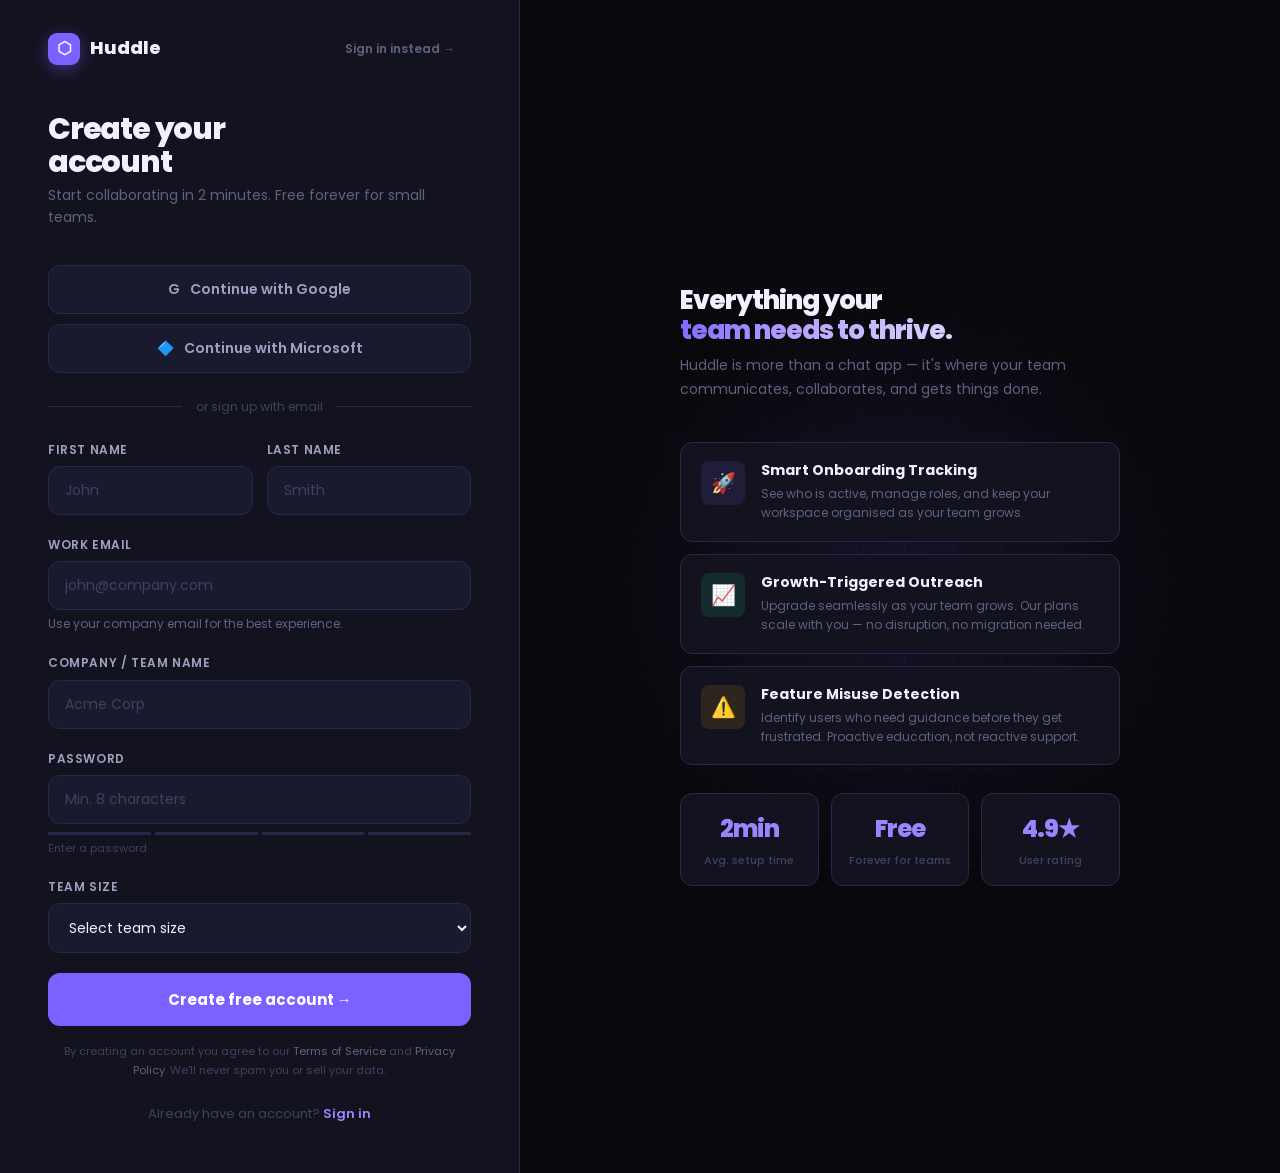
<file: signup.html>
<!DOCTYPE html>
<html lang="en">
<head>
  <meta charset="UTF-8"/>
  <meta name="viewport" content="width=device-width, initial-scale=1.0"/>
  <title>Create Account — Huddle</title>
  <link rel="stylesheet" href="style.css"/>
  <link rel="stylesheet" href="responsive.css"/>
  <style>
    body { min-height:100vh; display:flex; overflow:hidden; }

    /* LEFT PANEL */
    .auth-left {
      width: 520px; flex-shrink: 0;
      background: var(--surface);
      border-right: 1px solid var(--border-2);
      display: flex; flex-direction: column;
      overflow-y: auto;
    }
    .auth-left-header {
      padding: 32px 48px 0;
      display: flex; align-items: center; justify-content: space-between;
    }
    .auth-brand { display:flex; align-items:center; gap:10px; font-size:18px; font-weight:800; }
    .auth-brand-logo { width:32px; height:32px; background:var(--primary); border-radius:9px; display:flex; align-items:center; justify-content:center; font-size:17px; box-shadow:0 4px 16px rgba(123,97,255,0.4); }
    .auth-form-wrap { padding: 48px 48px 48px; flex:1; }
    .auth-title { font-size: 30px; font-weight: 800; letter-spacing:-1.2px; margin-bottom:6px; }
    .auth-subtitle { font-size: 14px; color: var(--text-3); margin-bottom: 36px; line-height:1.6; }

    .input-row { display:grid; grid-template-columns:1fr 1fr; gap:14px; }

    .btn-auth-submit {
      width:100%;
      background: var(--primary);
      color: #fff;
      border: none;
      border-radius: var(--r);
      padding: 15px;
      font-size: 15px;
      font-weight: 700;
      font-family: var(--font);
      cursor: pointer;
      transition: var(--t);
      margin-top: 8px;
      display: flex; align-items: center; justify-content: center; gap: 8px;
    }
    .btn-auth-submit:hover { background:var(--primary-2); transform:translateY(-2px); box-shadow:0 8px 30px rgba(123,97,255,0.45); }
    .btn-auth-submit:active { transform:translateY(0); }
    .btn-auth-submit.loading { opacity:0.7; pointer-events:none; }

    .auth-divider {
      display: flex; align-items: center; gap: 14px;
      margin: 24px 0;
      font-size: 12px; color: var(--text-4);
    }
    .auth-divider::before, .auth-divider::after { content:''; flex:1; height:1px; background:var(--border-2); }

    .btn-social {
      width:100%;
      background: var(--surface-2);
      border: 1px solid var(--border-2);
      border-radius: var(--r);
      padding: 13px;
      font-size: 14px; font-weight: 600;
      font-family: var(--font); color: var(--text-2);
      cursor: pointer; transition: var(--t);
      display: flex; align-items: center; justify-content: center; gap: 10px;
      margin-bottom: 10px;
    }
    .btn-social:hover { border-color:var(--border-3); color:var(--text); background:var(--surface-3); }

    .auth-footer-text { text-align:center; font-size:13px; color:var(--text-4); margin-top:24px; }
    .auth-footer-text a { color:var(--primary-2); font-weight:600; }
    .auth-footer-text a:hover { text-decoration:underline; }

    .terms-text { font-size:11px; color:var(--text-4); text-align:center; margin-top:16px; line-height:1.7; }
    .terms-text a { color:var(--text-3); }

    /* Password strength */
    .pw-strength { margin-top: 8px; }
    .pw-strength-bar { display:flex; gap:4px; margin-bottom:5px; }
    .pw-seg { flex:1; height:3px; border-radius:999px; background:var(--border-2); transition:background 0.3s; }
    .pw-seg.weak   { background:var(--danger); }
    .pw-seg.medium { background:var(--warning); }
    .pw-seg.strong { background:var(--success); }
    .pw-label { font-size:11px; color:var(--text-4); }

    /* RIGHT PANEL */
    .auth-right {
      flex: 1;
      background: var(--bg);
      position: relative;
      overflow: hidden;
      display: flex; flex-direction: column; align-items: center; justify-content: center;
      padding: 60px;
    }
    .auth-right-grid {
      position:absolute; inset:0;
      background-image: linear-gradient(rgba(123,97,255,0.05) 1px, transparent 1px),
        linear-gradient(90deg, rgba(123,97,255,0.05) 1px, transparent 1px);
      background-size: 48px 48px;
      mask-image: radial-gradient(ellipse 80% 80% at 50% 50%, black 0%, transparent 100%);
    }
    .auth-right-orb {
      position:absolute; top:50%; left:50%;
      transform:translate(-50%,-50%);
      width:600px; height:600px;
      background: radial-gradient(circle, rgba(123,97,255,0.12) 0%, transparent 70%);
      pointer-events:none;
    }
    .auth-right-content { position:relative; z-index:2; max-width:440px; }
    .benefits-title { font-size:26px; font-weight:800; letter-spacing:-1px; margin-bottom:8px; }
    .benefits-subtitle { font-size:14px; color:var(--text-3); margin-bottom:40px; line-height:1.7; }
    .benefit-item {
      display: flex; gap: 16px; align-items: flex-start;
      padding: 18px 20px;
      background: var(--surface);
      border: 1px solid var(--border-2);
      border-radius: var(--r);
      margin-bottom: 12px;
      transition: var(--t);
    }
    .benefit-item:hover { border-color:rgba(123,97,255,0.3); transform:translateX(4px); }
    .benefit-icon {
      width:44px; height:44px; border-radius:var(--r-sm);
      display:flex; align-items:center; justify-content:center;
      font-size:20px; flex-shrink:0;
    }
    .benefit-text h5 { font-size:14px; font-weight:700; margin-bottom:4px; }
    .benefit-text p { font-size:12px; color:var(--text-3); line-height:1.6; }
    .auth-right-stats {
      display: grid; grid-template-columns:repeat(3,1fr); gap:12px;
      margin-top: 28px;
    }
    .auth-stat {
      background: var(--surface); border: 1px solid var(--border-2);
      border-radius: var(--r); padding:16px; text-align:center;
    }
    .auth-stat-num { font-size:24px; font-weight:800; letter-spacing:-1px; color:var(--primary-2); }
    .auth-stat-label { font-size:11px; color:var(--text-4); margin-top:3px; font-weight:500; }
  </style>
</head>
<body>

  <!-- LEFT: FORM -->
  <div class="auth-left">
    <div class="auth-left-header">
      <a href="index.html" class="auth-brand">
        <div class="auth-brand-logo">⬡</div>
        Huddle
      </a>
      <a href="login.html" class="btn btn-ghost btn-sm">Sign in instead →</a>
    </div>
    <div class="auth-form-wrap">
      <h1 class="auth-title">Create your<br/>account</h1>
      <p class="auth-subtitle">Start collaborating in 2 minutes. Free forever for small teams.</p>

      <button class="btn-social">
        <span>G</span> Continue with Google
      </button>
      <button class="btn-social">
        <span>🔷</span> Continue with Microsoft
      </button>

      <div class="auth-divider">or sign up with email</div>

      <form id="signupForm">
        <div class="input-row">
          <div class="form-group">
            <label class="form-label">First name</label>
            <input type="text" class="input" id="firstName" placeholder="John" required/>
          </div>
          <div class="form-group">
            <label class="form-label">Last name</label>
            <input type="text" class="input" id="lastName" placeholder="Smith" required/>
          </div>
        </div>
        <div class="form-group">
          <label class="form-label">Work email</label>
          <input type="email" class="input" id="email" placeholder="john@company.com" required/>
          <div class="form-hint">Use your company email for the best experience.</div>
        </div>
        <div class="form-group">
          <label class="form-label">Company / Team name</label>
          <input type="text" class="input" id="company" placeholder="Acme Corp" required/>
        </div>
        <div class="form-group">
          <label class="form-label">Password</label>
          <input type="password" class="input" id="password" placeholder="Min. 8 characters" required oninput="checkPwStrength(this.value)"/>
          <div class="pw-strength">
            <div class="pw-strength-bar">
              <div class="pw-seg" id="pw1"></div>
              <div class="pw-seg" id="pw2"></div>
              <div class="pw-seg" id="pw3"></div>
              <div class="pw-seg" id="pw4"></div>
            </div>
            <div class="pw-label" id="pwLabel">Enter a password</div>
          </div>
        </div>
        <div class="form-group">
          <label class="form-label">Team size</label>
          <select class="input" id="teamSize">
            <option value="">Select team size</option>
            <option value="1-5">Just me (1)</option>
            <option value="2-10">Small team (2–10)</option>
            <option value="11-50">Growing team (11–50)</option>
            <option value="51-200">Mid-size (51–200)</option>
            <option value="200+">Enterprise (200+)</option>
          </select>
        </div>
        <button type="submit" class="btn-auth-submit" id="submitBtn">
          <span id="submitLabel">Create free account →</span>
        </button>
      </form>

      <p class="terms-text">
        By creating an account you agree to our
        <a href="#">Terms of Service</a> and <a href="#">Privacy Policy</a>.
        We'll never spam you or sell your data.
      </p>
      <p class="auth-footer-text">
        Already have an account? <a href="login.html">Sign in</a>
      </p>
    </div>
  </div>

  <!-- RIGHT: BENEFITS -->
  <div class="auth-right">
    <div class="auth-right-grid"></div>
    <div class="auth-right-orb"></div>
    <div class="auth-right-content">
      <h2 class="benefits-title">Everything your<br/><span class="gradient-text">team needs to thrive.</span></h2>
      <p class="benefits-subtitle">Huddle is more than a chat app — it's where your team communicates, collaborates, and gets things done.</p>

      <div class="benefit-item">
        <div class="benefit-icon" style="background:var(--primary-dim)">🚀</div>
        <div class="benefit-text">
          <h5>Smart Onboarding Tracking</h5>
          <p>See who is active, manage roles, and keep your workspace organised as your team grows.</p>
        </div>
      </div>
      <div class="benefit-item">
        <div class="benefit-icon" style="background:var(--success-dim)">📈</div>
        <div class="benefit-text">
          <h5>Growth-Triggered Outreach</h5>
          <p>Upgrade seamlessly as your team grows. Our plans scale with you — no disruption, no migration needed.</p>
        </div>
      </div>
      <div class="benefit-item">
        <div class="benefit-icon" style="background:var(--warning-dim)">⚠️</div>
        <div class="benefit-text">
          <h5>Feature Misuse Detection</h5>
          <p>Identify users who need guidance before they get frustrated. Proactive education, not reactive support.</p>
        </div>
      </div>

      <div class="auth-right-stats">
        <div class="auth-stat">
          <div class="auth-stat-num">2min</div>
          <div class="auth-stat-label">Avg. setup time</div>
        </div>
        <div class="auth-stat">
          <div class="auth-stat-num">Free</div>
          <div class="auth-stat-label">Forever for teams</div>
        </div>
        <div class="auth-stat">
          <div class="auth-stat-num">4.9★</div>
          <div class="auth-stat-label">User rating</div>
        </div>
      </div>
    </div>
  </div>

  <div id="toast-container" class="toast-container"></div>

  <script>
    !function(){var i="analytics",analytics=window[i]=window[i]||[];if(!analytics.initialize)if(analytics.invoked)window.console&&console.error&&console.error("Segment snippet included twice.");else{analytics.invoked=!0;analytics.methods=["trackSubmit","trackClick","trackLink","trackForm","pageview","identify","reset","group","track","ready","alias","debug","page","once","off","on","addSourceMiddleware","addIntegrationMiddleware","setAnonymousId","addDestinationMiddleware","register"];analytics.factory=function(e){return function(){if(window[i].initialized)return window[i][e].apply(window[i],arguments);var n=Array.prototype.slice.call(arguments);if(["track","screen","alias","group","page","identify"].indexOf(e)>-1){var c=document.querySelector("link[rel='canonical']");n.push({__t:"bpc",c:c&&c.getAttribute("href")||void 0,p:location.pathname,u:location.href,s:location.search,t:document.title,r:document.referrer})}n.unshift(e);analytics.push(n);return analytics}};for(var n=0;n<analytics.methods.length;n++){var key=analytics.methods[n];analytics[key]=analytics.factory(key)}analytics.load=function(key,n){var t=document.createElement("script");t.type="text/javascript";t.async=!0;t.setAttribute("data-global-segment-analytics-key",i);t.src="https://cdn.segment.com/analytics.js/v1/"+key+"/analytics.min.js";var r=document.getElementsByTagName("script")[0];r.parentNode.insertBefore(t,r);analytics._loadOptions=n};analytics._writeKey="0FJsrei6MJmx1puHq61YzlCYdOBeoA0d";analytics._cdn="https://cdn.segment.com";analytics.SNIPPET_VERSION="5.2.0";
    analytics.load("0FJsrei6MJmx1puHq61YzlCYdOBeoA0d");
    analytics.page();
    }}();
  </script>
  <script src="segment.js"></script>
  <script>
    window.addEventListener('huddle:event', e => addSegEvent(e.detail));
    HuddleAnalytics.page('Signup Page');

    function checkPwStrength(pw) {
      const segs = [document.getElementById('pw1'),document.getElementById('pw2'),document.getElementById('pw3'),document.getElementById('pw4')];
      const label = document.getElementById('pwLabel');
      segs.forEach(s => s.className = 'pw-seg');
      if (!pw) { label.textContent = 'Enter a password'; return; }
      let score = 0;
      if (pw.length >= 8) score++;
      if (/[A-Z]/.test(pw)) score++;
      if (/[0-9]/.test(pw)) score++;
      if (/[^A-Za-z0-9]/.test(pw)) score++;
      const cls = score <= 1 ? 'weak' : score <= 2 ? 'medium' : 'strong';
      const labels = { weak:'Weak', medium:'Fair', strong: score === 4 ? 'Very strong' : 'Strong' };
      for (let i = 0; i < score; i++) segs[i].classList.add(cls);
      label.textContent = labels[cls] || '';
      label.style.color = cls === 'weak' ? 'var(--danger)' : cls === 'medium' ? 'var(--warning)' : 'var(--success)';
    }

    document.getElementById('signupForm').addEventListener('submit', function(e) {
      e.preventDefault();
      const btn = document.getElementById('submitBtn');
      const label = document.getElementById('submitLabel');
      btn.classList.add('loading');
      label.textContent = 'Creating account...';

      const firstName = document.getElementById('firstName').value.trim();
      const lastName  = document.getElementById('lastName').value.trim();
      const email     = document.getElementById('email').value.trim();
      const company   = document.getElementById('company').value.trim();
      const teamSize  = document.getElementById('teamSize').value;

      const userId = 'usr_' + Math.random().toString(36).substr(2, 8);
      const user = { id: userId, name: `${firstName} ${lastName}`, email, company, role: 'admin', plan: 'free', team_size: teamSize, created_at: new Date().toISOString() };
      sessionStorage.setItem('huddle_user', JSON.stringify(user));

      HuddleAnalytics.identify(user);
      HuddleAnalytics.userSignedUp({ user_id: userId, email, name: user.name, company, signup_source: 'organic' });

      showToast('Account created', 'Welcome to Huddle! Setting up your workspace...', 'success');

      setTimeout(() => { window.location.href = 'onboarding.html'; }, 1400);
    });
  </script>
</body>
</html>
</file>
<file: style.css>
@import url('https://fonts.googleapis.com/css2?family=Poppins:ital,wght@0,300;0,400;0,500;0,600;0,700;0,800;0,900;1,400&display=swap');

/* ═══════════════════════════════════════════════════
   HUDDLE — MASTER DESIGN SYSTEM
   Dark precision aesthetic · Poppins everywhere
═══════════════════════════════════════════════════ */

:root {
  /* Core palette */
  --bg:            #08080C;
  --bg-2:          #0D0D14;
  --sidebar:       #0F0F18;
  --surface:       #131320;
  --surface-2:     #1A1A2E;
  --surface-3:     #20203A;
  --border:        #1E1E35;
  --border-2:      #28284A;
  --border-3:      #363660;

  /* Brand */
  --primary:       #7B61FF;
  --primary-2:     #9B85FF;
  --primary-dim:   rgba(123,97,255,0.12);
  --primary-glow:  rgba(123,97,255,0.25);
  --primary-soft:  rgba(123,97,255,0.06);

  /* Semantic */
  --success:       #23D18B;
  --success-dim:   rgba(35,209,139,0.12);
  --warning:       #F5A623;
  --warning-dim:   rgba(245,166,35,0.12);
  --danger:        #FF5F5F;
  --danger-dim:    rgba(255,95,95,0.12);
  --info:          #38BDF8;
  --info-dim:      rgba(56,189,248,0.12);

  /* Text */
  --text:          #F0F0FF;
  --text-2:        #A0A0C0;
  --text-3:        #606080;
  --text-4:        #404060;

  /* Typography */
  --font:          'Poppins', sans-serif;

  /* Geometry */
  --r-xs:  4px;
  --r-sm:  8px;
  --r:     12px;
  --r-md:  16px;
  --r-lg:  20px;
  --r-xl:  28px;
  --r-full: 999px;

  /* Shadows */
  --shadow-sm:  0 2px 8px rgba(0,0,0,0.4);
  --shadow:     0 4px 20px rgba(0,0,0,0.5);
  --shadow-md:  0 8px 40px rgba(0,0,0,0.6);
  --shadow-lg:  0 16px 64px rgba(0,0,0,0.7);
  --shadow-xl:  0 32px 96px rgba(0,0,0,0.8);
  --glow:       0 0 30px rgba(123,97,255,0.3);
  --glow-sm:    0 0 15px rgba(123,97,255,0.2);

  /* Transitions */
  --t:     all 0.18s cubic-bezier(0.4,0,0.2,1);
  --t-slow: all 0.35s cubic-bezier(0.4,0,0.2,1);
  --t-spring: all 0.5s cubic-bezier(0.34,1.56,0.64,1);
}

/* ── RESET ─────────────────────────────────────── */
*, *::before, *::after { box-sizing: border-box; margin: 0; padding: 0; }
html { scroll-behavior: smooth; -webkit-text-size-adjust: 100%; }
body {
  font-family: var(--font);
  background: var(--bg);
  color: var(--text);
  line-height: 1.6;
  -webkit-font-smoothing: antialiased;
  -moz-osx-font-smoothing: grayscale;
}
a { text-decoration: none; color: inherit; }
ul, ol { list-style: none; }
img { max-width: 100%; display: block; }
button { font-family: var(--font); cursor: pointer; border: none; outline: none; background: none; }
input, textarea, select { font-family: var(--font); outline: none; border: none; background: none; color: var(--text); }
select option { background: var(--surface-2); }

/* ── SCROLLBAR ─────────────────────────────────── */
::-webkit-scrollbar { width: 5px; height: 5px; }
::-webkit-scrollbar-track { background: transparent; }
::-webkit-scrollbar-thumb { background: var(--border-2); border-radius: 999px; }
::-webkit-scrollbar-thumb:hover { background: var(--border-3); }

/* ── TYPOGRAPHY ────────────────────────────────── */
h1 { font-size: clamp(40px, 6vw, 72px); font-weight: 800; line-height: 1.08; letter-spacing: -2.5px; }
h2 { font-size: clamp(28px, 4vw, 48px); font-weight: 700; line-height: 1.15; letter-spacing: -1.5px; }
h3 { font-size: clamp(18px, 2.5vw, 24px); font-weight: 700; line-height: 1.3; letter-spacing: -0.5px; }
h4 { font-size: 16px; font-weight: 600; line-height: 1.4; }
h5 { font-size: 13px; font-weight: 600; line-height: 1.4; }

.gradient-text {
  background: linear-gradient(135deg, #7B61FF 0%, #B8A4FF 45%, #E0D8FF 100%);
  -webkit-background-clip: text;
  -webkit-text-fill-color: transparent;
  background-clip: text;
}
.gradient-text-warm {
  background: linear-gradient(135deg, #FF6B6B 0%, #FF8E53 50%, #FFC947 100%);
  -webkit-background-clip: text;
  -webkit-text-fill-color: transparent;
  background-clip: text;
}

/* ── BUTTONS ───────────────────────────────────── */
.btn {
  display: inline-flex;
  align-items: center;
  justify-content: center;
  gap: 8px;
  font-family: var(--font);
  font-weight: 600;
  font-size: 14px;
  border-radius: var(--r);
  padding: 11px 22px;
  transition: var(--t);
  cursor: pointer;
  white-space: nowrap;
  position: relative;
  overflow: hidden;
}
.btn::after {
  content: '';
  position: absolute;
  inset: 0;
  background: white;
  opacity: 0;
  transition: opacity 0.15s;
}
.btn:active::after { opacity: 0.05; }

.btn-primary {
  background: var(--primary);
  color: #fff;
  box-shadow: 0 0 0 0 var(--primary-glow);
}
.btn-primary:hover {
  background: var(--primary-2);
  transform: translateY(-2px);
  box-shadow: 0 8px 30px rgba(123,97,255,0.45);
}
.btn-primary:active { transform: translateY(0); }

.btn-outline {
  background: transparent;
  color: var(--text-2);
  border: 1px solid var(--border-2);
}
.btn-outline:hover {
  border-color: var(--primary);
  color: var(--text);
  background: var(--primary-soft);
}

.btn-ghost {
  background: transparent;
  color: var(--text-3);
  padding: 10px 16px;
}
.btn-ghost:hover { color: var(--text); background: var(--surface); }

.btn-danger {
  background: var(--danger-dim);
  color: var(--danger);
  border: 1px solid rgba(255,95,95,0.25);
}
.btn-danger:hover { background: var(--danger); color: #fff; }

.btn-success {
  background: var(--success-dim);
  color: var(--success);
  border: 1px solid rgba(35,209,139,0.25);
}
.btn-success:hover { background: var(--success); color: #000; }

.btn-xl  { padding: 16px 36px; font-size: 16px; border-radius: var(--r-md); }
.btn-lg  { padding: 13px 28px; font-size: 15px; border-radius: var(--r-md); }
.btn-sm  { padding: 7px 16px;  font-size: 12px; border-radius: var(--r-sm); }
.btn-xs  { padding: 5px 12px;  font-size: 11px; border-radius: var(--r-xs); }

/* ── INPUTS ────────────────────────────────────── */
.input {
  width: 100%;
  background: var(--surface-2);
  border: 1.5px solid var(--border-2);
  border-radius: var(--r);
  padding: 13px 16px;
  color: var(--text);
  font-size: 14px;
  font-family: var(--font);
  font-weight: 400;
  transition: var(--t);
  line-height: 1.5;
}
.input:focus {
  border-color: var(--primary);
  background: var(--surface-3);
  box-shadow: 0 0 0 4px var(--primary-dim);
}
.input::placeholder { color: var(--text-4); }
.input:hover:not(:focus) { border-color: var(--border-3); }

.input-lg { padding: 16px 20px; font-size: 16px; border-radius: var(--r-md); }
.input-sm { padding: 9px 13px; font-size: 13px; border-radius: var(--r-sm); }

select.input { cursor: pointer; }

/* ── FORM ──────────────────────────────────────── */
.form-group { margin-bottom: 20px; }
.form-label {
  display: block;
  font-size: 12px;
  font-weight: 600;
  color: var(--text-2);
  margin-bottom: 7px;
  text-transform: uppercase;
  letter-spacing: 0.6px;
}
.form-hint { font-size: 12px; color: var(--text-3); margin-top: 5px; line-height: 1.5; }
.form-error { font-size: 12px; color: var(--danger); margin-top: 5px; display: flex; align-items: center; gap: 4px; }

/* ── CARDS ─────────────────────────────────────── */
.card {
  background: var(--surface);
  border: 1px solid var(--border);
  border-radius: var(--r-md);
  transition: var(--t);
}
.card-hover:hover {
  border-color: var(--border-2);
  transform: translateY(-2px);
  box-shadow: var(--shadow-md);
}
.card-glow:hover {
  border-color: rgba(123,97,255,0.4);
  box-shadow: 0 0 40px rgba(123,97,255,0.1), var(--shadow-md);
}

/* ── BADGES ────────────────────────────────────── */
.badge {
  display: inline-flex;
  align-items: center;
  gap: 5px;
  padding: 4px 12px;
  border-radius: var(--r-full);
  font-size: 11px;
  font-weight: 600;
  letter-spacing: 0.3px;
}
.badge-primary  { background: var(--primary-dim); color: var(--primary-2); border: 1px solid rgba(123,97,255,0.25); }
.badge-success  { background: var(--success-dim); color: var(--success);   border: 1px solid rgba(35,209,139,0.25); }
.badge-warning  { background: var(--warning-dim); color: var(--warning);   border: 1px solid rgba(245,166,35,0.25); }
.badge-danger   { background: var(--danger-dim);  color: var(--danger);    border: 1px solid rgba(255,95,95,0.25); }
.badge-info     { background: var(--info-dim);    color: var(--info);      border: 1px solid rgba(56,189,248,0.25); }
.badge-neutral  { background: var(--surface-2);   color: var(--text-2);    border: 1px solid var(--border-2); }

.badge-lg { padding: 6px 16px; font-size: 12px; }
.badge-dot::before { content:''; width:6px; height:6px; border-radius:50%; background:currentColor; display:inline-block; }

/* ── AVATARS ───────────────────────────────────── */
.avatar {
  border-radius: 50%;
  display: flex;
  align-items: center;
  justify-content: center;
  font-weight: 700;
  color: #fff;
  flex-shrink: 0;
  font-family: var(--font);
}
.av-20 { width:20px; height:20px; font-size:9px; }
.av-24 { width:24px; height:24px; font-size:10px; }
.av-28 { width:28px; height:28px; font-size:11px; }
.av-32 { width:32px; height:32px; font-size:12px; }
.av-36 { width:36px; height:36px; font-size:14px; }
.av-40 { width:40px; height:40px; font-size:15px; }
.av-48 { width:48px; height:48px; font-size:18px; border-radius: 14px; }
.av-56 { width:56px; height:56px; font-size:20px; border-radius: 16px; }
.av-64 { width:64px; height:64px; font-size:24px; border-radius: 18px; }
.av-round { border-radius: 50% !important; }
.av-square { border-radius: var(--r) !important; }

/* ── STATUS DOTS ───────────────────────────────── */
.status-dot { width:8px; height:8px; border-radius:50%; flex-shrink:0; }
.status-dot.online  { background: var(--success); box-shadow: 0 0 6px var(--success); }
.status-dot.away    { background: var(--warning); }
.status-dot.offline { background: var(--text-4); }
.status-dot.busy    { background: var(--danger); }

/* ── DIVIDER ───────────────────────────────────── */
.divider { height:1px; background: var(--border); }
.divider-v { width:1px; background: var(--border); }

/* ── TOASTS ────────────────────────────────────── */
.toast-container {
  position: fixed;
  bottom: 24px;
  right: 24px;
  display: flex;
  flex-direction: column;
  gap: 10px;
  z-index: 99999;
  pointer-events: none;
}
.toast {
  display: flex;
  align-items: flex-start;
  gap: 13px;
  background: var(--surface-2);
  border: 1px solid var(--border-2);
  border-radius: var(--r-md);
  padding: 16px 18px;
  min-width: 340px;
  max-width: 420px;
  box-shadow: var(--shadow-lg), 0 0 0 1px rgba(255,255,255,0.03);
  animation: toastSlideIn 0.35s cubic-bezier(0.34,1.56,0.64,1) forwards;
  position: relative;
  overflow: hidden;
  pointer-events: all;
}
.toast::before {
  content: '';
  position: absolute;
  left: 0; top: 0; bottom: 0;
  width: 3px;
  border-radius: 0 2px 2px 0;
}
.toast.success::before { background: var(--success); }
.toast.warning::before { background: var(--warning); }
.toast.info::before    { background: var(--primary); }
.toast.danger::before  { background: var(--danger); }
.toast-icon-wrap {
  width: 36px; height: 36px;
  border-radius: var(--r-sm);
  display: flex; align-items: center; justify-content: center;
  flex-shrink: 0;
  font-size: 17px;
}
.toast.success .toast-icon-wrap { background: var(--success-dim); }
.toast.warning .toast-icon-wrap { background: var(--warning-dim); }
.toast.info    .toast-icon-wrap { background: var(--primary-dim); }
.toast.danger  .toast-icon-wrap { background: var(--danger-dim); }
.toast-body { flex: 1; min-width: 0; }
.toast-title { font-size: 13px; font-weight: 700; color: var(--text); margin-bottom: 3px; line-height: 1.3; }
.toast-msg { font-size: 12px; color: var(--text-2); line-height: 1.5; }
.toast-close { color: var(--text-4); font-size: 18px; line-height: 1; padding: 0; flex-shrink: 0; margin-top: 1px; transition: var(--t); }
.toast-close:hover { color: var(--text); }
@keyframes toastSlideIn {
  from { opacity: 0; transform: translateX(24px) scale(0.95); }
  to   { opacity: 1; transform: translateX(0) scale(1); }
}
@keyframes toastSlideOut {
  to { opacity: 0; transform: translateX(24px) scale(0.95); }
}

/* ── NAVBAR ────────────────────────────────────── */
.navbar {
  display: flex;
  align-items: center;
  justify-content: space-between;
  padding: 0 56px;
  height: 68px;
  background: rgba(8,8,12,0.85);
  backdrop-filter: blur(20px) saturate(1.8);
  border-bottom: 1px solid var(--border);
  position: sticky;
  top: 0;
  z-index: 200;
}
.nav-brand {
  display: flex;
  align-items: center;
  gap: 11px;
  font-size: 19px;
  font-weight: 800;
  letter-spacing: -0.5px;
  color: var(--text);
}
.nav-logo {
  width: 34px; height: 34px;
  background: var(--primary);
  border-radius: 10px;
  display: flex; align-items: center; justify-content: center;
  font-size: 18px;
  box-shadow: 0 4px 16px rgba(123,97,255,0.5);
}
.nav-links {
  display: flex;
  align-items: center;
  gap: 4px;
}
.nav-link {
  padding: 8px 16px;
  border-radius: var(--r-sm);
  font-size: 14px;
  font-weight: 500;
  color: var(--text-3);
  transition: var(--t);
}
.nav-link:hover { color: var(--text); background: var(--surface); }
.nav-link.active { color: var(--text); }
.nav-actions { display: flex; align-items: center; gap: 10px; }

/* ── SEGMENT EVENT LOG ─────────────────────────── */
.seg-log {
  background: var(--bg);
  border: 1px solid var(--border-2);
  border-radius: var(--r-md);
  overflow: hidden;
}
.seg-log-header {
  display: flex;
  align-items: center;
  justify-content: space-between;
  padding: 13px 16px;
  background: var(--surface);
  border-bottom: 1px solid var(--border-2);
}
.seg-log-title {
  display: flex;
  align-items: center;
  gap: 8px;
  font-size: 12px;
  font-weight: 700;
  text-transform: uppercase;
  letter-spacing: 0.8px;
  color: var(--text-3);
}
.live-pill {
  display: flex;
  align-items: center;
  gap: 5px;
  padding: 3px 10px;
  background: var(--success-dim);
  border: 1px solid rgba(35,209,139,0.25);
  border-radius: var(--r-full);
  font-size: 10px;
  font-weight: 700;
  color: var(--success);
}
.live-dot {
  width: 6px; height: 6px;
  border-radius: 50%;
  background: var(--success);
  animation: livePulse 2s ease infinite;
}
@keyframes livePulse {
  0%,100% { opacity:1; transform:scale(1); }
  50% { opacity:0.5; transform:scale(0.8); }
}
.seg-log-body {
  max-height: 320px;
  overflow-y: auto;
  padding: 10px;
  display: flex;
  flex-direction: column;
  gap: 5px;
}
.seg-event {
  display: grid;
  grid-template-columns: 8px 1fr auto;
  gap: 10px;
  align-items: start;
  padding: 11px 13px;
  border-radius: var(--r-sm);
  background: var(--surface);
  border: 1px solid var(--border);
  animation: eventFadeIn 0.25s ease;
  cursor: default;
  transition: var(--t);
}
.seg-event:hover { border-color: var(--border-2); background: var(--surface-2); }
.seg-dot {
  width: 7px; height: 7px;
  border-radius: 50%;
  background: var(--success);
  box-shadow: 0 0 8px var(--success);
  margin-top: 4px;
  flex-shrink: 0;
}
.seg-dot.warning { background: var(--warning); box-shadow: 0 0 8px var(--warning); }
.seg-dot.danger  { background: var(--danger);  box-shadow: 0 0 8px var(--danger); }
.seg-dot.info    { background: var(--primary); box-shadow: 0 0 8px var(--primary); }
.seg-event-name {
  font-size: 12px;
  font-weight: 700;
  color: var(--primary-2);
  font-family: var(--font);
  margin-bottom: 4px;
}
.seg-event-props {
  font-size: 11px;
  color: var(--text-3);
  font-family: var(--font);
  line-height: 1.7;
}
.seg-event-props .prop-key { color: var(--text-3); }
.seg-event-props .prop-val { color: var(--text-2); }
.seg-event-time { font-size: 10px; color: var(--text-4); white-space: nowrap; margin-top: 2px; font-family: var(--font); }
@keyframes eventFadeIn {
  from { opacity:0; transform:translateY(-6px); }
  to   { opacity:1; transform:translateY(0); }
}

/* ── PROGRESS BAR ──────────────────────────────── */
.progress-track {
  height: 5px;
  background: var(--surface-3);
  border-radius: var(--r-full);
  overflow: hidden;
}
.progress-fill {
  height: 100%;
  border-radius: var(--r-full);
  transition: width 1s cubic-bezier(0.4,0,0.2,1);
  background: var(--primary);
}
.progress-fill.success { background: var(--success); }
.progress-fill.warning { background: var(--warning); }
.progress-fill.danger  { background: var(--danger); }

/* ── TYPING INDICATOR ──────────────────────────── */
.typing-dots { display: flex; gap: 3px; align-items: center; }
.typing-dot {
  width: 5px; height: 5px;
  border-radius: 50%;
  background: var(--text-3);
  animation: typingBounce 1.4s ease infinite;
}
.typing-dot:nth-child(2) { animation-delay: 0.2s; }
.typing-dot:nth-child(3) { animation-delay: 0.4s; }
@keyframes typingBounce {
  0%,60%,100% { transform: translateY(0); opacity: 0.5; }
  30% { transform: translateY(-5px); opacity: 1; }
}

/* ── UTILITY ───────────────────────────────────── */
.flex         { display: flex; }
.flex-col     { display: flex; flex-direction: column; }
.flex-center  { display: flex; align-items: center; justify-content: center; }
.flex-between { display: flex; align-items: center; justify-content: space-between; }
.flex-start   { display: flex; align-items: flex-start; }
.items-center { align-items: center; }
.gap-4  { gap: 4px; }
.gap-6  { gap: 6px; }
.gap-8  { gap: 8px; }
.gap-10 { gap: 10px; }
.gap-12 { gap: 12px; }
.gap-16 { gap: 16px; }
.gap-20 { gap: 20px; }
.gap-24 { gap: 24px; }
.gap-32 { gap: 32px; }
.w-full { width: 100%; }
.h-full { height: 100%; }
.flex-1 { flex: 1; }
.min-w-0 { min-width: 0; }
.text-center { text-align: center; }
.text-right  { text-align: right; }
.hidden { display: none !important; }
.overflow-hidden { overflow: hidden; }
.overflow-auto   { overflow: auto; }
.relative { position: relative; }
.absolute { position: absolute; }
.sticky   { position: sticky; }
.pointer  { cursor: pointer; }
.no-select { user-select: none; }
.truncate { overflow: hidden; text-overflow: ellipsis; white-space: nowrap; }

.text-xs   { font-size: 11px; }
.text-sm   { font-size: 13px; }
.text-base { font-size: 14px; }
.text-md   { font-size: 16px; }
.text-lg   { font-size: 18px; }
.fw-400 { font-weight: 400; }
.fw-500 { font-weight: 500; }
.fw-600 { font-weight: 600; }
.fw-700 { font-weight: 700; }
.fw-800 { font-weight: 800; }

.col-text   { color: var(--text); }
.col-2      { color: var(--text-2); }
.col-3      { color: var(--text-3); }
.col-primary { color: var(--primary-2); }
.col-success { color: var(--success); }
.col-warning { color: var(--warning); }
.col-danger  { color: var(--danger); }

.mt-4  { margin-top: 4px; }
.mt-6  { margin-top: 6px; }
.mt-8  { margin-top: 8px; }
.mt-12 { margin-top: 12px; }
.mt-16 { margin-top: 16px; }
.mt-20 { margin-top: 20px; }
.mt-24 { margin-top: 24px; }
.mt-32 { margin-top: 32px; }
.mb-4  { margin-bottom: 4px; }
.mb-8  { margin-bottom: 8px; }
.mb-12 { margin-bottom: 12px; }
.mb-16 { margin-bottom: 16px; }
.mb-24 { margin-bottom: 24px; }

/* ── GRID NOISE TEXTURE ────────────────────────── */
.noise-bg::before {
  content: '';
  position: absolute;
  inset: 0;
  background-image: url("data:image/svg+xml,%3Csvg viewBox='0 0 512 512' xmlns='http://www.w3.org/2000/svg'%3E%3Cfilter id='n'%3E%3CfeTurbulence type='fractalNoise' baseFrequency='0.75' numOctaves='4' stitchTiles='stitch'/%3E%3C/filter%3E%3Crect width='100%25' height='100%25' filter='url(%23n)' opacity='0.04'/%3E%3C/svg%3E");
  pointer-events: none;
  z-index: 0;
}

/* ── GRID PATTERN ──────────────────────────────── */
.grid-bg {
  background-image:
    linear-gradient(rgba(123,97,255,0.04) 1px, transparent 1px),
    linear-gradient(90deg, rgba(123,97,255,0.04) 1px, transparent 1px);
  background-size: 48px 48px;
}

/* ── GLOW ORBS ─────────────────────────────────── */
.orb {
  position: absolute;
  border-radius: 50%;
  filter: blur(80px);
  pointer-events: none;
}
.orb-purple { background: radial-gradient(circle, rgba(123,97,255,0.25) 0%, transparent 70%); }
.orb-blue   { background: radial-gradient(circle, rgba(56,189,248,0.15) 0%, transparent 70%); }
.orb-pink   { background: radial-gradient(circle, rgba(255,95,200,0.12) 0%, transparent 70%); }

/* ── SECTION HEADER ────────────────────────────── */
.section-header {
  text-align: center;
  margin-bottom: 72px;
}
.section-header .eyebrow {
  display: inline-flex;
  align-items: center;
  gap: 8px;
  font-size: 12px;
  font-weight: 700;
  text-transform: uppercase;
  letter-spacing: 1.5px;
  color: var(--primary-2);
  margin-bottom: 20px;
}
.section-header .eyebrow::before,
.section-header .eyebrow::after {
  content: '';
  width: 24px;
  height: 1px;
  background: var(--primary);
  opacity: 0.5;
}
.section-header h2 { margin-bottom: 16px; }
.section-header p {
  font-size: 18px;
  color: var(--text-2);
  max-width: 520px;
  margin: 0 auto;
  line-height: 1.7;
  font-weight: 400;
}

/* ── ANIMATIONS ────────────────────────────────── */
@keyframes fadeUp {
  from { opacity:0; transform:translateY(20px); }
  to   { opacity:1; transform:translateY(0); }
}
@keyframes fadeIn {
  from { opacity:0; }
  to   { opacity:1; }
}
@keyframes scaleIn {
  from { opacity:0; transform:scale(0.9); }
  to   { opacity:1; transform:scale(1); }
}
@keyframes float {
  0%,100% { transform: translateY(0px); }
  50%      { transform: translateY(-10px); }
}
@keyframes shimmer {
  from { background-position: -200% center; }
  to   { background-position: 200% center; }
}
@keyframes spin { to { transform: rotate(360deg); } }
@keyframes popIn {
  from { opacity:0; transform:scale(0.5); }
  to   { opacity:1; transform:scale(1); }
}

.anim-fade-up  { animation: fadeUp  0.5s ease forwards; }
.anim-fade-in  { animation: fadeIn  0.4s ease forwards; }
.anim-scale-in { animation: scaleIn 0.4s cubic-bezier(0.34,1.56,0.64,1) forwards; }
.anim-float    { animation: float 4s ease-in-out infinite; }

.delay-100 { animation-delay: 0.1s; opacity:0; }
.delay-200 { animation-delay: 0.2s; opacity:0; }
.delay-300 { animation-delay: 0.3s; opacity:0; }
.delay-400 { animation-delay: 0.4s; opacity:0; }
.delay-500 { animation-delay: 0.5s; opacity:0; }
.delay-600 { animation-delay: 0.6s; opacity:0; }
.delay-700 { animation-delay: 0.7s; opacity:0; }
.delay-800 { animation-delay: 0.8s; opacity:0; }
</file>
<file: responsive.css>
/* ═══════════════════════════════════════════════════════════
   HUDDLE — Responsive Overrides
   All breakpoints in one place. Import after style.css.
   Breakpoints:
     tablet  → max-width: 1024px
     mobile  → max-width: 768px
     small   → max-width: 480px
═══════════════════════════════════════════════════════════ */


/* ─────────────────────────────────────────────
   SHARED / GLOBAL
───────────────────────────────────────────── */

@media (max-width: 1024px) {
  .navbar { padding: 0 24px; }
  .nav-links { display: none; }
  .nav-actions .btn-ghost { display: none; }

  .section-header { padding: 0 24px; }
  .features-section,
  .usecases-section,
  .testimonials-section,
  .stats-section,
  .cta-section { padding: 72px 32px; }

  .footer { padding: 48px 32px; }
  .footer-top { grid-template-columns: 1fr 1fr; gap: 32px; }
  .footer-brand { grid-column: 1 / -1; }
}

@media (max-width: 768px) {
  .navbar { padding: 0 16px; height: 56px; }
  .nav-actions { gap: 6px; }
  .nav-actions .btn-primary { padding: 8px 14px; font-size: 13px; }

  /* hero */
  .hero { padding: 80px 20px 60px; }
  .hero h1 { font-size: clamp(36px, 10vw, 56px); letter-spacing: -2px; }
  .hero-subtitle { font-size: 15px; }
  .hero-actions { flex-direction: column; align-items: stretch; }
  .hero-actions .btn { text-align: center; justify-content: center; }
  .hero-social-proof { flex-direction: column; gap: 8px; }
  .proof-divider { display: none; }
  .hero-window-wrap { display: none; }

  /* features */
  .features-section { padding: 56px 16px; }
  .features-grid { grid-template-columns: 1fr; }
  .feature-cell.span-2 { grid-column: span 1; }

  /* stats */
  .stats-section { padding: 48px 16px; }
  .stats-grid { grid-template-columns: 1fr 1fr; }

  /* use cases */
  .usecases-section { padding: 56px 16px; }
  .uc-grid { grid-template-columns: 1fr; }

  /* testimonials */
  .testimonials-section { padding: 56px 16px; }
  .testimonials-grid { grid-template-columns: 1fr; }

  /* cta */
  .cta-section { padding: 80px 16px; }
  .cta-content h2 { font-size: clamp(28px, 8vw, 44px); }
  .cta-actions { flex-direction: column; align-items: stretch; }
  .cta-guarantee { flex-direction: column; gap: 8px; }

  /* footer */
  .footer { padding: 40px 16px; }
  .footer-top { grid-template-columns: 1fr 1fr; gap: 24px; }
  .footer-bottom { flex-direction: column; gap: 12px; text-align: center; }
}

@media (max-width: 480px) {
  .stats-grid { grid-template-columns: 1fr; }
  .footer-top { grid-template-columns: 1fr; }
}


/* ─────────────────────────────────────────────
   AUTH PAGES (login.html / signup.html)
───────────────────────────────────────────── */

@media (max-width: 1024px) {
  .auth-right { display: none; }
  .auth-left { width: 100%; border-right: none; }
}

@media (max-width: 768px) {
  .auth-left { width: 100%; }
  .auth-form-wrap { padding: 32px 24px; }
  .auth-left-header { padding: 20px 24px 0; }
  .auth-title { font-size: 26px; }
  .input-row { grid-template-columns: 1fr; }
  .auth-right-stats { grid-template-columns: 1fr; }
}

@media (max-width: 480px) {
  .auth-form-wrap { padding: 24px 16px; }
  .auth-left-header { padding: 16px 16px 0; }
}


/* ─────────────────────────────────────────────
   ONBOARDING (onboarding.html)
───────────────────────────────────────────── */

@media (max-width: 1024px) {
  .ob-sidebar { width: 220px; }
  .ob-main { padding: 40px 32px; }
}

@media (max-width: 768px) {
  .ob-topbar { padding: 0 16px; }
  .ob-body { flex-direction: column; }

  .ob-sidebar {
    width: 100%;
    border-right: none;
    border-bottom: 1px solid var(--border-2);
    padding: 16px;
  }

  /* Collapse step list to horizontal pills on mobile */
  .ob-step-list { flex-direction: row; overflow-x: auto; gap: 4px; padding-bottom: 4px; }
  .ob-step-connector { display: none; }
  .ob-step-row { padding: 8px 12px; white-space: nowrap; flex-shrink: 0; }
  .ob-step-desc { display: none; }
  .ob-event-sidebar { display: none; }

  .ob-main { padding: 28px 16px; overflow-y: auto; }
  .ob-content { max-width: 100%; }
  .ob-panel-title { font-size: 26px; letter-spacing: -1px; }

  .channel-type-switch { gap: 6px; }
  .profile-preview-card { flex-direction: column; text-align: center; }
  .fmp-existing { display: none; }
}

@media (max-width: 480px) {
  .ob-main { padding: 20px 12px; }
  .ob-panel-title { font-size: 22px; }
  .ob-btn-row { flex-direction: column; }
  .ob-next-btn { width: 100%; justify-content: center; }
}


/* ─────────────────────────────────────────────
   APP (app.html)
───────────────────────────────────────────── */

@media (max-width: 1024px) {
  /* Hide right panel by default on tablet */
  .right-panel { display: none !important; }
  .ws-bar { display: none; }
}

@media (max-width: 768px) {
  .topbar { padding: 0 10px; gap: 8px; }
  .topbar-brand { font-size: 14px; }
  .topbar-search { display: none; }
  .topbar-right { gap: 4px; }
  .topbar-icon-btn { width: 26px; height: 26px; font-size: 11px; }

  .app-shell { flex-direction: column; }

  /* Sidebar collapses to top nav strip on mobile */
  .sidebar {
    width: 100%;
    height: auto;
    flex-direction: row;
    border-right: none;
    border-bottom: 1px solid var(--border-2);
    overflow-x: auto;
    flex-shrink: 0;
  }
  .sidebar-top { border-bottom: none; border-right: 1px solid var(--border-2); flex-shrink: 0; padding: 8px 12px; min-width: 140px; }
  .sidebar-body { display: flex; flex-direction: row; padding: 8px 6px; gap: 4px; align-items: center; overflow-x: auto; white-space: nowrap; }
  .sb-section { margin-bottom: 0; display: flex; align-items: center; gap: 2px; }
  .sb-section-hdr { display: none; }
  .ch-item { padding: 5px 10px; font-size: 12px; flex-shrink: 0; border-radius: 6px; }
  .ch-item .ch-unread { display: none; }
  .demo-bar { display: none; }
  .mobile-demo-bar { display: flex !important; }

  /* Chat area fills screen */
  .chat-area { flex: 1; min-height: 0; }
  .chat-header { padding: 0 12px; }
  .ch-hdr-desc { display: none; }
  .ch-hdr-divider { display: none; }
  .members-pill { display: none; }

  .messages-wrap { padding: 12px; }
  .msg { padding: 3px 4px; }
  .msg-av { width: 30px; height: 30px; font-size: 12px; border-radius: 8px; }
  .msg-text { font-size: 13px; }

  .input-area { padding: 0 8px 10px; }
  .input-toolbar { display: none; }
  .input-footer { display: none; }
  .input-body { padding: 8px 10px; }
  #msgInput { font-size: 13px; }

  /* Modals full-width on mobile */
  .modal { width: calc(100vw - 32px); padding: 24px; }
  .misuse-box,
  .enterprise-box,
  .delete-box { width: calc(100vw - 32px); padding: 28px 20px; }
  .enterprise-stats { grid-template-columns: 1fr; gap: 8px; }
  .modal-type-row { flex-direction: column; }
}

@media (max-width: 480px) {
  .sidebar-top { display: none; }
  .topbar-brand span { display: none; }
  .chat-header { height: 44px; }
  .ch-hdr-name { font-size: 13px; }
}


/* ─────────────────────────────────────────────
   ADMIN (admin.html)
───────────────────────────────────────────── */

@media (max-width: 1024px) {
  .admin-body { padding: 24px 24px; }
  .stat-row { grid-template-columns: 1fr 1fr; gap: 12px; }
  .settings-grid { grid-template-columns: 1fr 1fr; }
  .three-col { grid-template-columns: 1fr 1fr; }
}

@media (max-width: 768px) {
  .admin-topbar { padding: 0 16px; }
  .topbar-page-title { display: none; }
  .admin-body { padding: 20px 16px; }

  .stat-row { grid-template-columns: 1fr 1fr; gap: 10px; }
  .stat-value { font-size: 24px; }

  .two-col { grid-template-columns: 1fr; }
  .three-col { grid-template-columns: 1fr; }
  .settings-grid { grid-template-columns: 1fr; }

  .billing-card { padding: 18px; }
  .billing-header { flex-direction: column; align-items: flex-start; gap: 12px; }
  .billing-features { grid-template-columns: 1fr; gap: 6px; }

  .danger-row { flex-direction: column; align-items: flex-start; gap: 10px; }
}

@media (max-width: 480px) {
  .admin-topbar-right .ws-chip { display: none; }
  .stat-row { grid-template-columns: 1fr; }
  .admin-body { padding: 16px 12px; }
}


/* ─────────────────────────────────────────────
   TOAST — always accessible on mobile
───────────────────────────────────────────── */

@media (max-width: 768px) {
  .toast-container {
    bottom: 12px;
    right: 12px;
    left: 12px;
    max-width: 100%;
  }
  .toast { width: 100%; }
}
</file>
